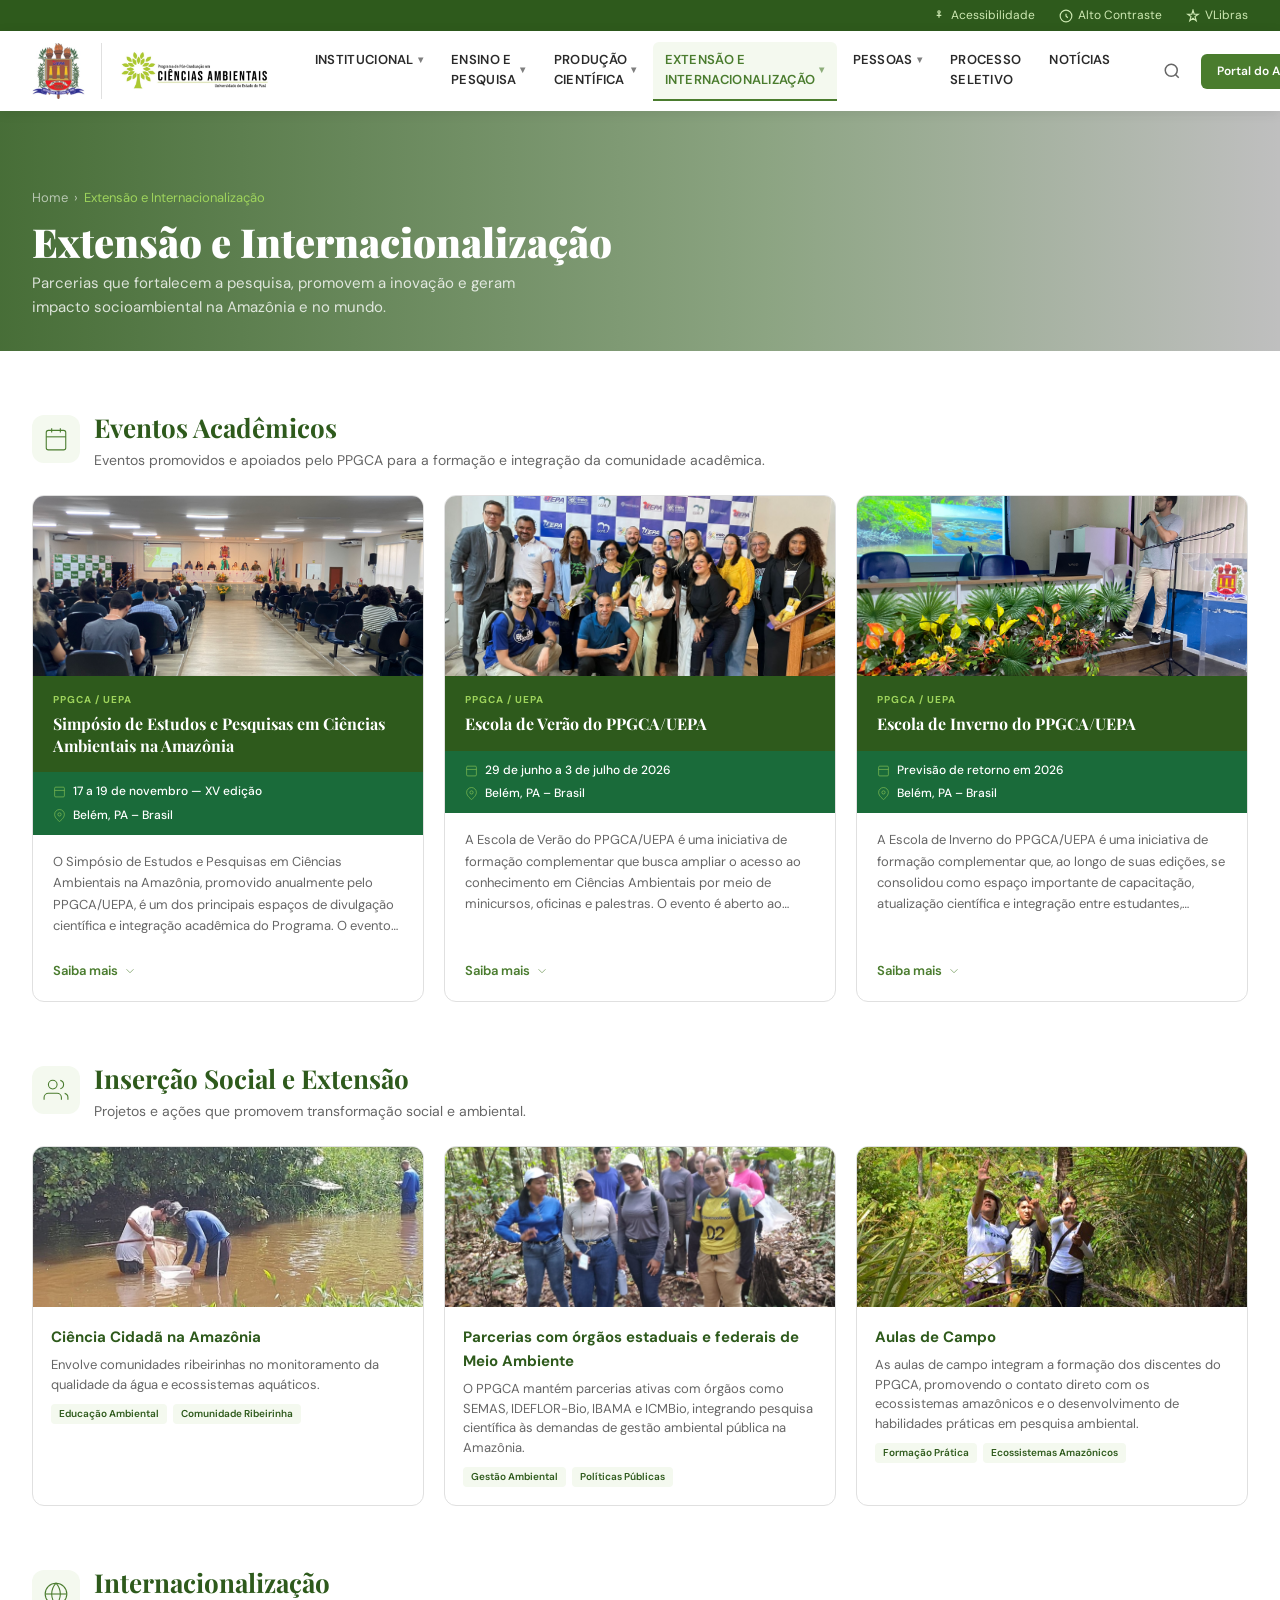
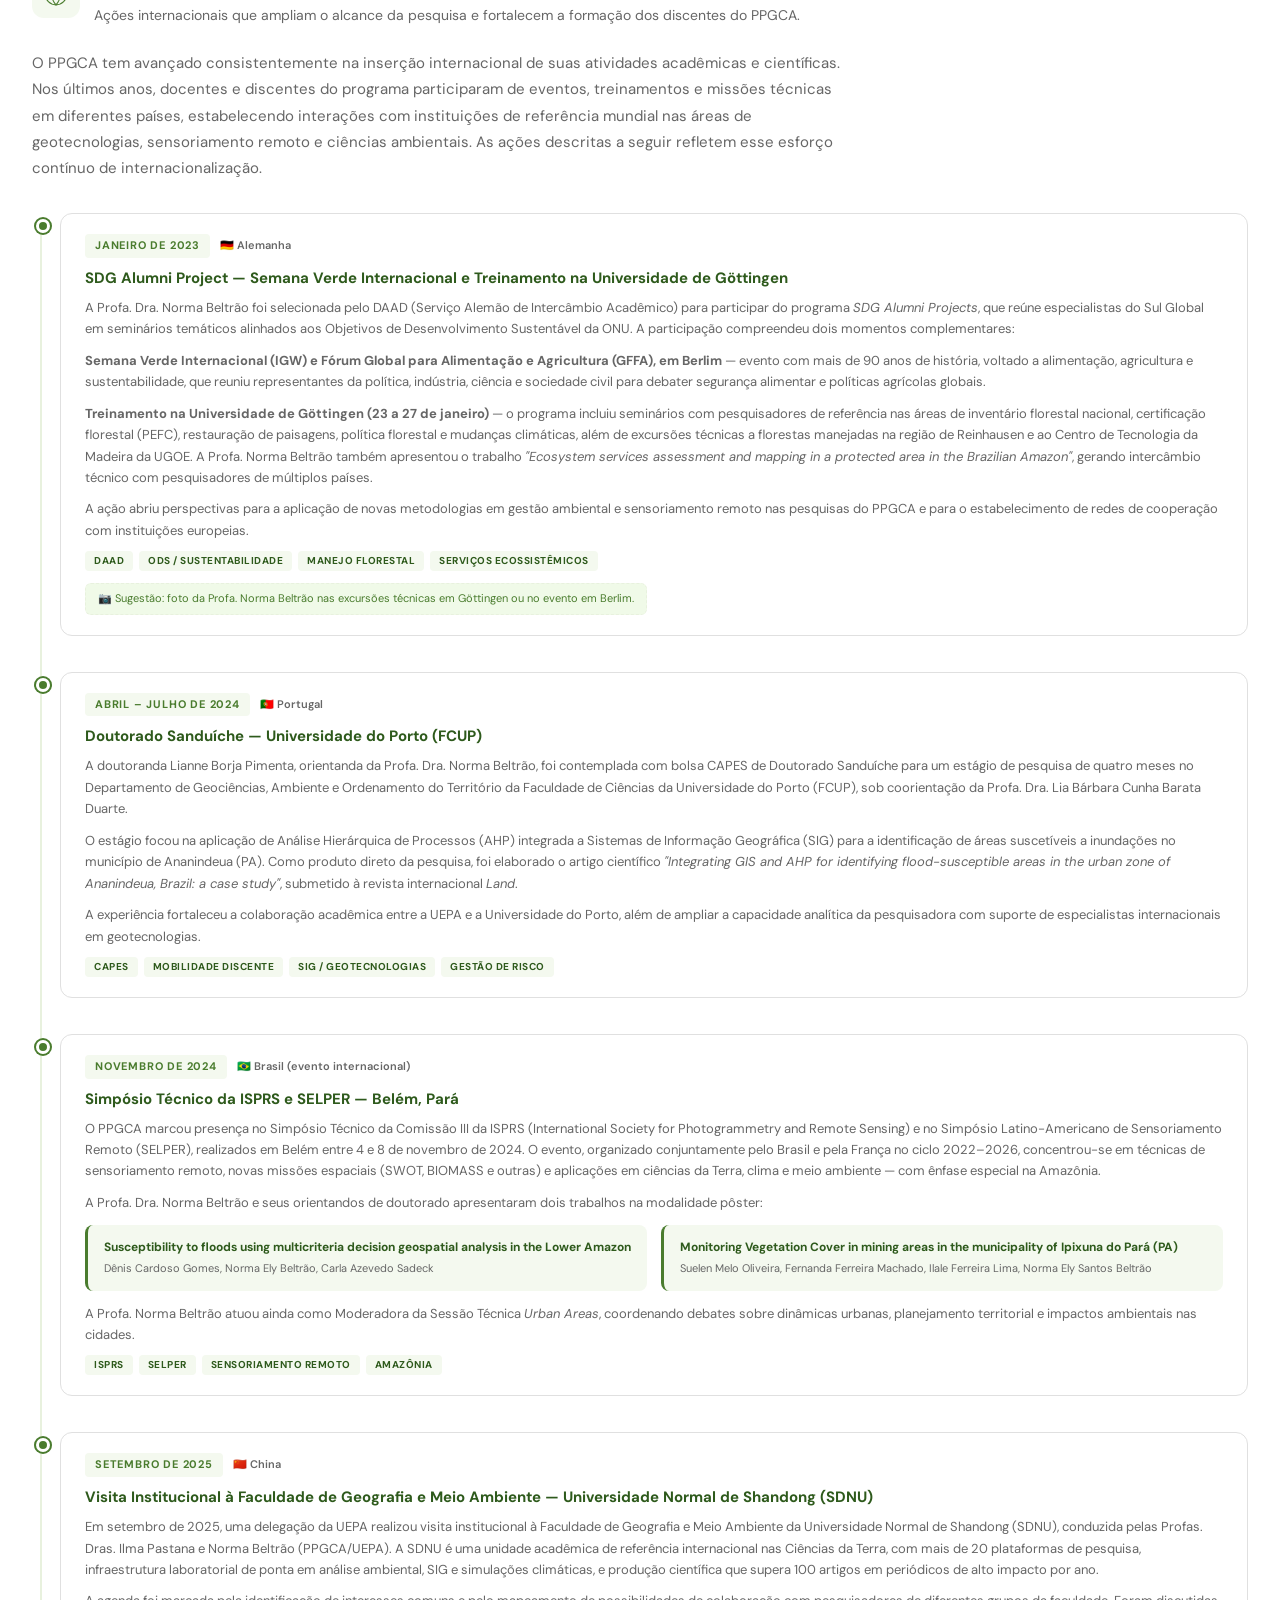
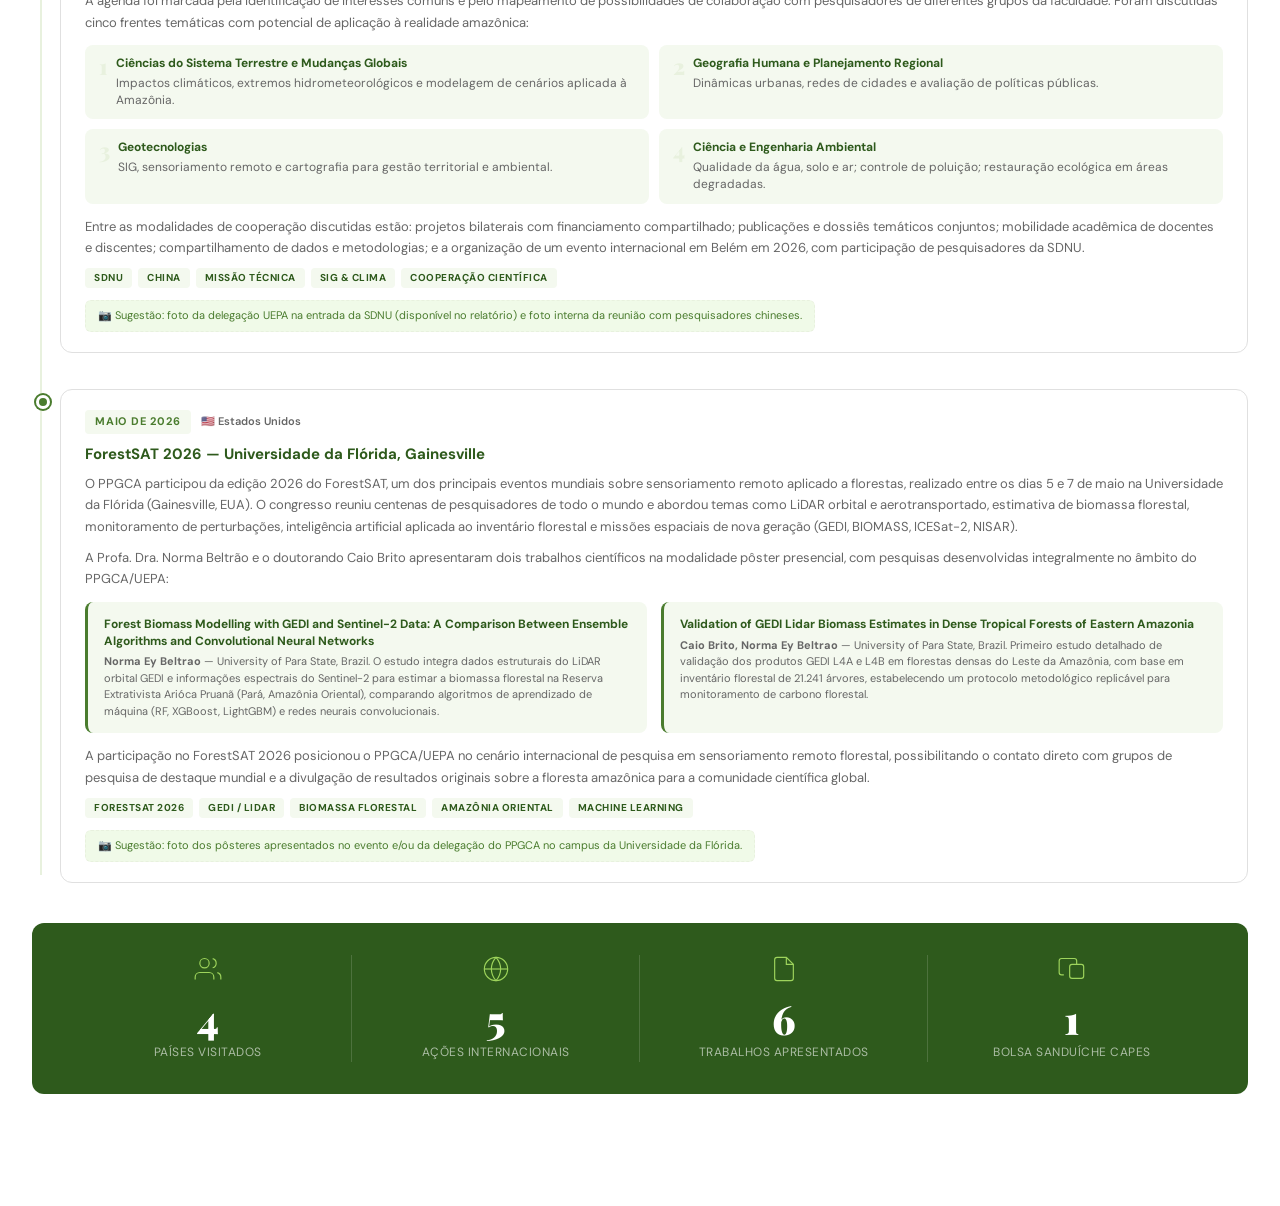
<file: cooperacao.html>
<!DOCTYPE html>
<html lang="pt-BR">
<head>
<meta charset="UTF-8">
<meta name="viewport" content="width=device-width, initial-scale=1.0">
<title>Extensão e Internacionalização — PPGCA/UEPA</title>
<link rel="stylesheet" href="ppgca-base.css">
<style>
  /* ─── BARRA DE ACESSIBILIDADE ─── */
  .barra-acessibilidade { background: var(--verde-escuro); color: #cde8b2; font-size: 12px; padding: 6px 0; }
  .barra-acessibilidade .inner { max-width: 1280px; margin: 0 auto; padding: 0 32px; display: flex; justify-content: flex-end; gap: 24px; }
  .barra-acessibilidade a { color: #cde8b2; text-decoration: none; display: flex; align-items: center; gap: 5px; transition: color .2s; }
  .barra-acessibilidade a:hover { color: #fff; }

  /* ─── HEADER ─── */
  header { background: var(--branco); box-shadow: 0 2px 12px rgba(0,0,0,0.08); position: sticky; top: 0; z-index: 100; }
  .header-inner { max-width: 1280px; margin: 0 auto; padding: 0 32px; display: flex; align-items: center; gap: 32px; height: 80px; }
  .logo-wrap { display: flex; align-items: center; gap: 16px; text-decoration: none; flex-shrink: 0; }
  .logo-uepa { height: 56px; width: auto; object-fit: contain; border-right: 1px solid var(--borda); padding-right: 16px; }
  .logo-ppgca { height: 48px; width: auto; object-fit: contain; }
  nav { flex: 1; display: flex; justify-content: center; }
  nav ul { list-style: none; display: flex; gap: 4px; }
  nav ul li { position: relative; }
  nav ul li a { display: flex; align-items: center; gap: 4px; font-size: 13px; font-weight: 600; letter-spacing: .3px; color: var(--cinza-texto); text-decoration: none; padding: 8px 12px; border-radius: 6px; transition: background .2s, color .2s; text-transform: uppercase; }
  nav ul li a:hover, nav ul li a.ativo { background: var(--fundo-alt); color: var(--verde); }
  nav ul li a .chevron { font-size: 10px; opacity: .6; }
  .dropdown { position: relative; }
  .dropdown-menu { display: none; position: absolute; top: calc(100% + 8px); left: 0; background: var(--branco); border-radius: 10px; box-shadow: 0 8px 32px rgba(0,0,0,0.14); min-width: 220px; padding: 8px 0; z-index: 200; }
  .dropdown:hover .dropdown-menu { display: block; }
  .dropdown-menu a { display: block; padding: 10px 20px; font-size: 13px; font-weight: 400; text-transform: none; color: var(--cinza-texto); text-decoration: none; border-radius: 0; letter-spacing: 0; transition: background .15s, color .15s; }
  .dropdown-menu a:hover { background: var(--fundo-alt); color: var(--verde); }
  .header-actions { display: flex; align-items: center; gap: 12px; }
  .btn-busca { background: none; border: none; cursor: pointer; padding: 8px; color: var(--cinza-medio); border-radius: 6px; transition: background .2s; display: flex; align-items: center; }
  .btn-busca:hover { background: var(--fundo-alt); color: var(--verde); }
  .btn-area-aluno { background: var(--verde); color: #fff; font-size: 12px; font-weight: 600; padding: 8px 16px; border-radius: 6px; text-decoration: none; border: none; cursor: pointer; transition: background .2s; white-space: nowrap; }
  .btn-area-aluno:hover { background: var(--verde-escuro); }

  .secao { margin-bottom: 56px; }
  .secao-header { display: flex; align-items: center; gap: 14px; margin-bottom: 24px; }
  .secao-header-icon { width: 48px; height: 48px; background: var(--fundo-alt); border-radius: 12px; display: flex; align-items: center; justify-content: center; flex-shrink: 0; }
  .secao-header-icon svg { width: 26px; height: 26px; stroke: var(--verde); fill: none; }
  .secao-header-texto h2 { font-family: 'Playfair Display', serif; font-size: 26px; font-weight: 700; color: var(--verde-escuro); }
  .secao-header-texto p { font-size: 14px; color: var(--cinza-medio); }

  /* ── EVENTOS ACADÊMICOS ─────────────────────────────── */
  .eventos-grid { display: grid; grid-template-columns: repeat(3, 1fr); gap: 20px; }

  .evento-card {
    border-radius: 12px; overflow: hidden;
    border: 1px solid var(--borda);
    display: flex; flex-direction: column;
    transition: box-shadow .2s, border-color .2s;
    background: var(--branco);
  }
  .evento-card:hover { box-shadow: var(--sombra); border-color: var(--verde-claro); }

  /* Imagem de capa */
  .evento-card-img {
    height: 180px; overflow: hidden; position: relative; flex-shrink: 0;
  }
  .evento-card-img img {
    width: 100%; height: 100%; object-fit: cover;
    transition: transform .4s;
    display: block;
  }
  .evento-card:hover .evento-card-img img { transform: scale(1.04); }

  /* Cabeçalho (sigla + título) sobre fundo verde-escuro */
  .evento-card-header { background: var(--verde-escuro); padding: 16px 20px; }
  .evento-card-header .sigla {
    font-size: 10px; color: #9ed45c; font-weight: 700;
    letter-spacing: 1px; text-transform: uppercase; margin-bottom: 5px;
  }
  .evento-card-header h3 {
    font-family: 'Playfair Display', serif; font-size: 16px;
    font-weight: 700; color: #fff; line-height: 1.35; margin: 0;
  }

  /* Faixa de data/local — verde institucional legível */
  .evento-card-meta {
    background: #1a6b3a;          /* verde institucional sólido */
    padding: 10px 20px;
    display: flex; flex-direction: column; gap: 4px;
  }
  .evento-card-meta span {
    display: flex; align-items: center; gap: 7px;
    font-size: 12px; color: #fff; font-weight: 500;
  }
  .evento-card-meta svg { width: 13px; height: 13px; stroke: #9ed45c; fill: none; flex-shrink: 0; }

  /* Corpo com texto truncado */
  .evento-card-body { padding: 16px 20px; flex: 1; }
  .evento-card-resumo {
    font-size: 13px; color: var(--cinza-medio); line-height: 1.65;
    display: -webkit-box; -webkit-line-clamp: 4; -webkit-box-orient: vertical;
    overflow: hidden;
  }

  /* Texto completo oculto por padrão */
  .evento-card-full {
    font-size: 13px; color: var(--cinza-medio); line-height: 1.65;
    display: none; margin-top: 10px;
  }
  .evento-card-full p { margin-bottom: 10px; }
  .evento-card-full p:last-child { margin-bottom: 0; }

  /* Rodapé com link "Saiba mais" */
  .evento-card-footer { padding: 0 20px 18px; }
  .evento-saiba-mais {
    display: inline-flex; align-items: center; gap: 5px;
    font-size: 13px; font-weight: 600; color: var(--verde);
    text-decoration: none; margin-top: 10px;
    transition: color .15s;
    background: none; border: none; cursor: pointer; padding: 0;
    font-family: inherit;
  }
  .evento-saiba-mais:hover { color: var(--verde-escuro); }
  .evento-saiba-mais svg { width: 14px; height: 14px; stroke: currentColor; fill: none; transition: transform .2s; }
  .evento-saiba-mais.aberto svg { transform: rotate(180deg); }

  /* ── EXTENSÃO ────────────────────────────────────────── */
  .extensao-cards { display: grid; grid-template-columns: repeat(3, 1fr); gap: 20px; }
  .extensao-card { border-radius: 12px; overflow: hidden; border: 1px solid var(--borda); transition: box-shadow .2s; }
  .extensao-card:hover { box-shadow: var(--sombra); }
  .extensao-img { height: 160px; overflow: hidden; }
  .extensao-img img { width: 100%; height: 100%; object-fit: cover; transition: transform .4s; }
  .extensao-card:hover .extensao-img img { transform: scale(1.05); }
  .extensao-body { padding: 18px; }
  .extensao-body h3 { font-size: 15px; font-weight: 700; color: var(--verde-escuro); margin-bottom: 6px; }
  .extensao-body p { font-size: 13px; color: var(--cinza-medio); line-height: 1.5; margin-bottom: 10px; }
  .extensao-tags { display: flex; gap: 6px; flex-wrap: wrap; }
  .ext-tag { font-size: 10px; font-weight: 600; padding: 2px 8px; border-radius: 4px; background: var(--fundo-alt); color: var(--verde-escuro); }

  /* ── CONTADORES ──────────────────────────────────────── */
  .stats-banner { background: var(--verde-escuro); border-radius: 12px; padding: 32px; display: grid; grid-template-columns: repeat(4, 1fr); gap: 0; margin-top: 40px; }
  .stat-banner-item { text-align: center; padding: 0 20px; border-right: 1px solid rgba(255,255,255,.15); }
  .stat-banner-item:last-child { border-right: none; }
  .stat-banner-item svg { width: 28px; height: 28px; stroke: #9ed45c; fill: none; margin-bottom: 8px; }
  .stat-banner-item .n { font-family: 'Playfair Display', serif; font-size: 40px; font-weight: 900; color: #fff; line-height: 1; }
  .stat-banner-item .l { font-size: 12px; color: rgba(255,255,255,.6); margin-top: 4px; text-transform: uppercase; letter-spacing: .5px; }

  /* ── INTERNACIONALIZAÇÃO ─────────────────────────────── */
  .int-intro { font-size: 15px; color: var(--cinza-medio); line-height: 1.75; margin-bottom: 32px; max-width: 820px; }
  .timeline { position: relative; padding-left: 28px; }
  .timeline::before { content: ''; position: absolute; left: 8px; top: 8px; bottom: 8px; width: 2px; background: var(--verde-claro); }
  .tl-item { position: relative; margin-bottom: 36px; }
  .tl-dot { position: absolute; left: -24px; top: 6px; width: 14px; height: 14px; border-radius: 50%; background: var(--verde); border: 3px solid var(--branco); box-shadow: 0 0 0 2px var(--verde); }
  .tl-card { background: var(--branco); border: 1px solid var(--borda); border-radius: 12px; padding: 20px 24px; transition: box-shadow .2s, border-color .2s; }
  .tl-card:hover { box-shadow: var(--sombra); border-color: var(--verde-claro); }
  .tl-meta { display: flex; align-items: center; gap: 10px; margin-bottom: 10px; flex-wrap: wrap; }
  .tl-date { font-size: 11px; font-weight: 700; letter-spacing: .8px; text-transform: uppercase; color: var(--verde); background: var(--fundo-alt); padding: 3px 10px; border-radius: 4px; }
  .tl-pais { font-size: 11px; color: var(--cinza-medio); font-weight: 600; }
  .tl-card h3 { font-size: 15px; font-weight: 700; color: var(--verde-escuro); margin-bottom: 8px; line-height: 1.4; }
  .tl-card p { font-size: 13px; color: var(--cinza-medio); line-height: 1.65; margin-bottom: 10px; }
  .tl-destaques { display: flex; gap: 6px; flex-wrap: wrap; }
  .tl-tag { font-size: 10px; font-weight: 700; padding: 2px 9px; border-radius: 4px; background: var(--fundo-alt); color: var(--verde-escuro); text-transform: uppercase; letter-spacing: .5px; }
  .tl-foto-hint { font-size: 11px; color: var(--verde); background: #f0fae8; border: 1px dashed var(--verde-claro); border-radius: 6px; padding: 6px 12px; margin-top: 12px; display: inline-block; }
  .poster-grid { display: grid; grid-template-columns: 1fr 1fr; gap: 14px; margin-top: 12px; }
  .poster-item { background: var(--fundo-alt); border-radius: 8px; padding: 14px 16px; border-left: 3px solid var(--verde); }
  .poster-item h4 { font-size: 12px; font-weight: 700; color: var(--verde-escuro); margin-bottom: 4px; line-height: 1.4; }
  .poster-item p { font-size: 11px; color: var(--cinza-medio); line-height: 1.5; margin: 0; }
  .sdnu-eixos { display: grid; grid-template-columns: 1fr 1fr; gap: 10px; margin-top: 12px; }
  .eixo-item { background: var(--fundo-alt); border-radius: 8px; padding: 10px 14px; display: flex; align-items: flex-start; gap: 8px; }
  .eixo-n { font-family: 'Playfair Display', serif; font-size: 22px; font-weight: 900; color: var(--verde-claro); line-height: 1; flex-shrink: 0; }
  .eixo-item p { font-size: 12px; color: var(--cinza-medio); line-height: 1.45; margin: 0; }
  .eixo-item strong { color: var(--verde-escuro); display: block; margin-bottom: 2px; }

  /* ─── FOOTER ─── */
  footer { background: var(--verde-escuro); color: rgba(255,255,255,.8); }
  .footer-top { max-width: 1280px; margin: 0 auto; padding: 56px 32px 40px; display: grid; grid-template-columns: 2fr 1fr 1fr 1fr; gap: 48px; }
  .footer-brand p { font-size: 13px; color: rgba(255,255,255,.55); line-height: 1.7; margin-bottom: 20px; }
  .footer-social { display: flex; gap: 10px; }
  .footer-social a { width: 36px; height: 36px; border-radius: 8px; border: 1px solid rgba(255,255,255,.2); display: flex; align-items: center; justify-content: center; color: rgba(255,255,255,.7); text-decoration: none; font-size: 14px; transition: background .2s, border-color .2s, color .2s; }
  .footer-social a:hover { background: var(--verde); border-color: var(--verde); color: #fff; }
  .footer-col h4 { font-size: 11px; font-weight: 700; text-transform: uppercase; letter-spacing: 1px; color: #9ed45c; margin-bottom: 16px; }
  .footer-col ul { list-style: none; }
  .footer-col ul li { margin-bottom: 10px; }
  .footer-col ul li a { color: rgba(255,255,255,.65); text-decoration: none; font-size: 13px; transition: color .2s; }
  .footer-col ul li a:hover { color: #fff; }
  .footer-col .info-item { display: flex; gap: 10px; align-items: flex-start; margin-bottom: 12px; font-size: 13px; color: rgba(255,255,255,.65); }
  .footer-col .info-item svg { width: 16px; height: 16px; stroke: #9ed45c; fill: none; flex-shrink: 0; margin-top: 2px; }
  .footer-bottom { border-top: 1px solid rgba(255,255,255,.1); max-width: 1280px; margin: 0 auto; padding: 20px 32px; display: flex; justify-content: space-between; align-items: center; font-size: 12px; color: rgba(255,255,255,.4); }
  .footer-bottom-links { display: flex; gap: 20px; }
  .footer-bottom-links a { color: rgba(255,255,255,.4); text-decoration: none; transition: color .2s; }
  .footer-bottom-links a:hover { color: rgba(255,255,255,.8); }
</style>
</head>
<body>
<!-- BARRA DE ACESSIBILIDADE -->
<div class="barra-acessibilidade">
  <div class="inner">
    <a href="#">
      <svg width="14" height="14" viewBox="0 0 24 24" fill="none" stroke="currentColor" stroke-width="2"><circle cx="12" cy="5" r="2"/><path d="M12 7v8m-4-4h8"/></svg>
      Acessibilidade
    </a>
    <a href="#">
      <svg width="14" height="14" viewBox="0 0 24 24" fill="none" stroke="currentColor" stroke-width="2"><circle cx="12" cy="12" r="10"/><path d="M12 8v4l3 3"/></svg>
      Alto Contraste
    </a>
    <a href="#">
      <svg width="14" height="14" viewBox="0 0 24 24" fill="none" stroke="currentColor" stroke-width="2"><path d="M12 2l2 7h7l-5.5 4 2 7L12 16l-5.5 4 2-7L3 9h7z"/></svg>
      VLibras
    </a>
  </div>
</div>

<!-- HEADER -->
<header>
  <div class="header-inner">
    <a href="index.html" class="logo-wrap">
      <img src="logo_UEPA.jpg" alt="Brasão da UEPA" class="logo-uepa">
      <img src="Logo_ciencias_ambientais.jpg" alt="PPGCA — Programa de Pós-Graduação em Ciências Ambientais / UEPA" class="logo-ppgca">
    </a>

    <nav>
      <ul>
        <li class="dropdown">
          <a href="index.html">Institucional <span class="chevron">▾</span></a>
          <div class="dropdown-menu">
            <a href="#">Apresentação</a>
            <a href="#">Histórico</a>
            <a href="#">Missão, Visão e Valores</a>
            <a href="#">Coordenação e Colegiado</a>
            <a href="#">Regimento e Normas</a>
            <a href="#">Calendário Acadêmico</a>
            <a href="#">Transparência</a>
          </div>
        </li>
        <li class="dropdown">
          <a href="ensino-pesquisa.html">Ensino e Pesquisa <span class="chevron">▾</span></a>
          <div class="dropdown-menu">
            <a href="ensino-pesquisa.html#estrutura">Estrutura Acadêmica</a>
            <a href="pesquisa.html">Linhas de Pesquisa</a>
            <a href="ensino-pesquisa.html#disciplinas">Disciplinas</a>
            <a href="projetos.html">Projetos de Pesquisa</a>
            <a href="infraestrutura.html">Infraestrutura e Laboratórios</a>
          </div>
        </li>
        <li class="dropdown">
          <a href="producao.html">Produção Científica <span class="chevron">▾</span></a>
          <div class="dropdown-menu">
            <a href="producao.html">Artigos e Periódicos</a>
            <a href="producao.html#dissertacoes">Dissertações e Teses</a>
            <a href="producao.html#livros">Livros e Capítulos</a>
            <a href="producao.html#indicadores">Indicadores Bibliométricos</a>
          </div>
        </li>
        <li class="dropdown">
          <a href="cooperacao.html" class="ativo">Extensão e Internacionalização <span class="chevron">▾</span></a>
          <div class="dropdown-menu">
            <a href="cooperacao.html#eventos">Eventos Acadêmicos</a>
            <a href="cooperacao.html#extensao">Inserção Social e Extensão</a>
            <a href="cooperacao.html#internacional">Internacionalização</a>
          </div>
        </li>
        <li class="dropdown">
          <a href="docentes.html">Pessoas <span class="chevron">▾</span></a>
          <div class="dropdown-menu">
            <a href="docentes.html">Corpo Docente</a>
            <a href="discentes.html">Discentes</a>
            <a href="discentes.html#egressos">Egressos</a>
          </div>
        </li>
        <li><a href="seletivo.html">Processo Seletivo</a></li>
        <li><a href="noticias.html">Notícias</a></li>
      </ul>
    </nav>

    <div class="header-actions">
      <button class="btn-busca" title="Buscar">
        <svg width="18" height="18" viewBox="0 0 24 24" fill="none" stroke="currentColor" stroke-width="2"><circle cx="11" cy="11" r="8"/><path d="M21 21l-4.35-4.35"/></svg>
      </button>
      <a href="#" class="btn-area-aluno">Portal do Aluno</a>
    </div>
  </div>
</header>

<div class="page-hero">
  <div class="page-hero-bg" style="background-image: url('https://images.unsplash.com/photo-1531379410502-63bfe8cdaf6f?w=1600&q=80');"></div>
  <div class="page-hero-overlay"></div>
  <div class="page-hero-content">
    <div>
      <div class="breadcrumb"><a href="index.html">Home</a> › <span>Extensão e Internacionalização</span></div>
      <h1>Extensão e Internacionalização</h1>
      <p>Parcerias que fortalecem a pesquisa, promovem a inovação e geram impacto socioambiental na Amazônia e no mundo.</p>
    </div>
  </div>
</div>

<div class="container">
  <div class="layout-full">

    <!-- ══════════════════════════════════════════════════
         1. EVENTOS ACADÊMICOS
    ═══════════════════════════════════════════════════ -->
    <div class="secao" id="eventos">
      <div class="secao-header">
        <div class="secao-header-icon"><svg viewBox="0 0 24 24"><rect x="3" y="4" width="18" height="18" rx="2"/><line x1="16" y1="2" x2="16" y2="6"/><line x1="8" y1="2" x2="8" y2="6"/><line x1="3" y1="10" x2="21" y2="10"/></svg></div>
        <div class="secao-header-texto">
          <h2>Eventos Acadêmicos</h2>
          <p>Eventos promovidos e apoiados pelo PPGCA para a formação e integração da comunidade acadêmica.</p>
        </div>
      </div>

      <div class="eventos-grid">

        <!-- Simpósio -->
        <div class="evento-card">
          <div class="evento-card-img">
            <img src="foto_1.jpg" alt="Simpósio de Estudos e Pesquisas em Ciências Ambientais na Amazônia">
          </div>
          <div class="evento-card-header">
            <div class="sigla">PPGCA / UEPA</div>
            <h3>Simpósio de Estudos e Pesquisas em Ciências Ambientais na Amazônia</h3>
          </div>
          <div class="evento-card-meta">
            <span>
              <svg viewBox="0 0 24 24"><rect x="3" y="4" width="18" height="18" rx="2"/><line x1="3" y1="10" x2="21" y2="10"/></svg>
              17 a 19 de novembro — XV edição
            </span>
            <span>
              <svg viewBox="0 0 24 24"><path d="M21 10c0 7-9 13-9 13s-9-6-9-13a9 9 0 0118 0z"/><circle cx="12" cy="10" r="3"/></svg>
              Belém, PA – Brasil
            </span>
          </div>
          <div class="evento-card-body">
            <p class="evento-card-resumo">O Simpósio de Estudos e Pesquisas em Ciências Ambientais na Amazônia, promovido anualmente pelo PPGCA/UEPA, é um dos principais espaços de divulgação científica e integração acadêmica do Programa. O evento reúne pesquisadores, docentes, discentes e profissionais que atuam em diferentes áreas das Ciências Ambientais.</p>
            <div class="evento-card-full">
              <p>Ao longo de suas edições, o Simpósio tem contribuído para ampliar a visibilidade das investigações desenvolvidas no PPGCA, promover a troca de experiências entre grupos de pesquisa e incentivar a formação crítica e qualificada de mestrandos e doutorandos. A programação costuma incluir palestras, mesas-redondas, minicursos e sessões de apresentação de trabalhos, consolidando o evento como um momento estratégico para o avanço da produção científica na região.</p>
            </div>
          </div>
          <div class="evento-card-footer">
            <button class="evento-saiba-mais" onclick="toggleEvento(this)">
              Saiba mais
              <svg viewBox="0 0 24 24"><polyline points="6 9 12 15 18 9"/></svg>
            </button>
          </div>
        </div>

        <!-- Escola de Verão -->
        <div class="evento-card">
          <div class="evento-card-img">
            <img src="foto_2.jpg" alt="Escola de Verão do PPGCA/UEPA">
          </div>
          <div class="evento-card-header">
            <div class="sigla">PPGCA / UEPA</div>
            <h3>Escola de Verão do PPGCA/UEPA</h3>
          </div>
          <div class="evento-card-meta">
            <span>
              <svg viewBox="0 0 24 24"><rect x="3" y="4" width="18" height="18" rx="2"/><line x1="3" y1="10" x2="21" y2="10"/></svg>
              29 de junho a 3 de julho de 2026
            </span>
            <span>
              <svg viewBox="0 0 24 24"><path d="M21 10c0 7-9 13-9 13s-9-6-9-13a9 9 0 0118 0z"/><circle cx="12" cy="10" r="3"/></svg>
              Belém, PA – Brasil
            </span>
          </div>
          <div class="evento-card-body">
            <p class="evento-card-resumo">A Escola de Verão do PPGCA/UEPA é uma iniciativa de formação complementar que busca ampliar o acesso ao conhecimento em Ciências Ambientais por meio de minicursos, oficinas e palestras. O evento é aberto ao público interno e externo à Universidade.</p>
            <div class="evento-card-full">
              <p>As edições anteriores têm se caracterizado por sua abordagem multidisciplinar, com atividades que vão desde elaboração de projetos de pesquisa e introdução a ferramentas de geotecnologia até discussões sobre políticas ambientais e sustentabilidade. A VIII edição, realizada em 2025, consolidou o evento como um dos principais espaços de formação continuada do Programa, integrando a III Escola de Meio Ambiente e Sustentabilidade. A programação da próxima edição será divulgada em breve.</p>
            </div>
          </div>
          <div class="evento-card-footer">
            <button class="evento-saiba-mais" onclick="toggleEvento(this)">
              Saiba mais
              <svg viewBox="0 0 24 24"><polyline points="6 9 12 15 18 9"/></svg>
            </button>
          </div>
        </div>

        <!-- Escola de Inverno -->
        <div class="evento-card">
          <div class="evento-card-img">
            <img src="foto_3.jpg" alt="Escola de Inverno do PPGCA/UEPA">
          </div>
          <div class="evento-card-header">
            <div class="sigla">PPGCA / UEPA</div>
            <h3>Escola de Inverno do PPGCA/UEPA</h3>
          </div>
          <div class="evento-card-meta">
            <span>
              <svg viewBox="0 0 24 24"><rect x="3" y="4" width="18" height="18" rx="2"/><line x1="3" y1="10" x2="21" y2="10"/></svg>
              Previsão de retorno em 2026
            </span>
            <span>
              <svg viewBox="0 0 24 24"><path d="M21 10c0 7-9 13-9 13s-9-6-9-13a9 9 0 0118 0z"/><circle cx="12" cy="10" r="3"/></svg>
              Belém, PA – Brasil
            </span>
          </div>
          <div class="evento-card-body">
            <p class="evento-card-resumo">A Escola de Inverno do PPGCA/UEPA é uma iniciativa de formação complementar que, ao longo de suas edições, se consolidou como espaço importante de capacitação, atualização científica e integração entre estudantes, pesquisadores e profissionais das Ciências Ambientais.</p>
            <div class="evento-card-full">
              <p>Realizada tradicionalmente em janeiro, a Escola oferece minicursos, oficinas e palestras sobre temas diversos e interdisciplinares, fortalecendo a missão do Programa de promover a difusão do conhecimento e o diálogo com a sociedade. A última edição ocorreu em 2020. A previsão é de que a Escola de Inverno retorne em 2026, retomando seu papel como um dos principais eventos de formação continuada do Programa.</p>
            </div>
          </div>
          <div class="evento-card-footer">
            <button class="evento-saiba-mais" onclick="toggleEvento(this)">
              Saiba mais
              <svg viewBox="0 0 24 24"><polyline points="6 9 12 15 18 9"/></svg>
            </button>
          </div>
        </div>

      </div><!-- /eventos-grid -->
    </div>

    <!-- ══════════════════════════════════════════════════
         2. INSERÇÃO SOCIAL
    ═══════════════════════════════════════════════════ -->
    <div class="secao" id="extensao">
      <div class="secao-header">
        <div class="secao-header-icon"><svg viewBox="0 0 24 24"><path d="M17 21v-2a4 4 0 00-4-4H5a4 4 0 00-4 4v2"/><circle cx="9" cy="7" r="4"/><path d="M23 21v-2a4 4 0 00-3-3.87M16 3.13a4 4 0 010 7.75"/></svg></div>
        <div class="secao-header-texto">
          <h2>Inserção Social e Extensão</h2>
          <p>Projetos e ações que promovem transformação social e ambiental.</p>
        </div>
      </div>
      <div class="extensao-cards">
        <div class="extensao-card">
          <div class="extensao-img"><img src="foto_4.jpg" alt="Ciência Cidadã na Amazônia"></div>
          <div class="extensao-body">
            <h3>Ciência Cidadã na Amazônia</h3>
            <p>Envolve comunidades ribeirinhas no monitoramento da qualidade da água e ecossistemas aquáticos.</p>
            <div class="extensao-tags">
              <span class="ext-tag">Educação Ambiental</span>
              <span class="ext-tag">Comunidade Ribeirinha</span>
            </div>
          </div>
        </div>
        <div class="extensao-card">
          <div class="extensao-img"><img src="foto_5.jpg" alt="Parcerias com órgãos estaduais e federais de Meio Ambiente"></div>
          <div class="extensao-body">
            <h3>Parcerias com órgãos estaduais e federais de Meio Ambiente</h3>
            <p>O PPGCA mantém parcerias ativas com órgãos como SEMAS, IDEFLOR-Bio, IBAMA e ICMBio, integrando pesquisa científica às demandas de gestão ambiental pública na Amazônia.</p>
            <div class="extensao-tags">
              <span class="ext-tag">Gestão Ambiental</span>
              <span class="ext-tag">Políticas Públicas</span>
            </div>
          </div>
        </div>
        <div class="extensao-card">
          <div class="extensao-img"><img src="foto_6.jpg" alt="Aulas de campo do PPGCA/UEPA"></div>
          <div class="extensao-body">
            <h3>Aulas de Campo</h3>
            <p>As aulas de campo integram a formação dos discentes do PPGCA, promovendo o contato direto com os ecossistemas amazônicos e o desenvolvimento de habilidades práticas em pesquisa ambiental.</p>
            <div class="extensao-tags">
              <span class="ext-tag">Formação Prática</span>
              <span class="ext-tag">Ecossistemas Amazônicos</span>
            </div>
          </div>
        </div>
      </div>
    </div>

    <!-- ══════════════════════════════════════════════════
         3. INTERNACIONALIZAÇÃO
    ═══════════════════════════════════════════════════ -->
    <div class="secao" id="internacional">
      <div class="secao-header">
        <div class="secao-header-icon"><svg viewBox="0 0 24 24"><circle cx="12" cy="12" r="10"/><line x1="2" y1="12" x2="22" y2="12"/><path d="M12 2a15.3 15.3 0 014 10 15.3 15.3 0 01-4 10 15.3 15.3 0 01-4-10 15.3 15.3 0 014-10z"/></svg></div>
        <div class="secao-header-texto">
          <h2>Internacionalização</h2>
          <p>Ações internacionais que ampliam o alcance da pesquisa e fortalecem a formação dos discentes do PPGCA.</p>
        </div>
      </div>

      <p class="int-intro">O PPGCA tem avançado consistentemente na inserção internacional de suas atividades acadêmicas e científicas. Nos últimos anos, docentes e discentes do programa participaram de eventos, treinamentos e missões técnicas em diferentes países, estabelecendo interações com instituições de referência mundial nas áreas de geotecnologias, sensoriamento remoto e ciências ambientais. As ações descritas a seguir refletem esse esforço contínuo de internacionalização.</p>

      <div class="timeline">

        <!-- 1. Berlim / Göttingen 2023 -->
        <div class="tl-item">
          <div class="tl-dot"></div>
          <div class="tl-card">
            <div class="tl-meta">
              <span class="tl-date">Janeiro de 2023</span>
              <span class="tl-pais">🇩🇪 Alemanha</span>
            </div>
            <h3>SDG Alumni Project — Semana Verde Internacional e Treinamento na Universidade de Göttingen</h3>
            <p>A Profa. Dra. Norma Beltrão foi selecionada pelo DAAD (Serviço Alemão de Intercâmbio Acadêmico) para participar do programa <em>SDG Alumni Projects</em>, que reúne especialistas do Sul Global em seminários temáticos alinhados aos Objetivos de Desenvolvimento Sustentável da ONU. A participação compreendeu dois momentos complementares:</p>
            <p><strong>Semana Verde Internacional (IGW) e Fórum Global para Alimentação e Agricultura (GFFA), em Berlim</strong> — evento com mais de 90 anos de história, voltado a alimentação, agricultura e sustentabilidade, que reuniu representantes da política, indústria, ciência e sociedade civil para debater segurança alimentar e políticas agrícolas globais.</p>
            <p><strong>Treinamento na Universidade de Göttingen (23 a 27 de janeiro)</strong> — o programa incluiu seminários com pesquisadores de referência nas áreas de inventário florestal nacional, certificação florestal (PEFC), restauração de paisagens, política florestal e mudanças climáticas, além de excursões técnicas a florestas manejadas na região de Reinhausen e ao Centro de Tecnologia da Madeira da UGOE. A Profa. Norma Beltrão também apresentou o trabalho <em>"Ecosystem services assessment and mapping in a protected area in the Brazilian Amazon"</em>, gerando intercâmbio técnico com pesquisadores de múltiplos países.</p>
            <p>A ação abriu perspectivas para a aplicação de novas metodologias em gestão ambiental e sensoriamento remoto nas pesquisas do PPGCA e para o estabelecimento de redes de cooperação com instituições europeias.</p>
            <div class="tl-destaques">
              <span class="tl-tag">DAAD</span>
              <span class="tl-tag">ODS / Sustentabilidade</span>
              <span class="tl-tag">Manejo Florestal</span>
              <span class="tl-tag">Serviços Ecossistêmicos</span>
            </div>
            <div class="tl-foto-hint">📷 Sugestão: foto da Profa. Norma Beltrão nas excursões técnicas em Göttingen ou no evento em Berlim.</div>
          </div>
        </div>

        <!-- 2. Doutorado Sanduíche Porto 2024 -->
        <div class="tl-item">
          <div class="tl-dot"></div>
          <div class="tl-card">
            <div class="tl-meta">
              <span class="tl-date">Abril – Julho de 2024</span>
              <span class="tl-pais">🇵🇹 Portugal</span>
            </div>
            <h3>Doutorado Sanduíche — Universidade do Porto (FCUP)</h3>
            <p>A doutoranda Lianne Borja Pimenta, orientanda da Profa. Dra. Norma Beltrão, foi contemplada com bolsa CAPES de Doutorado Sanduíche para um estágio de pesquisa de quatro meses no Departamento de Geociências, Ambiente e Ordenamento do Território da Faculdade de Ciências da Universidade do Porto (FCUP), sob coorientação da Profa. Dra. Lia Bárbara Cunha Barata Duarte.</p>
            <p>O estágio focou na aplicação de Análise Hierárquica de Processos (AHP) integrada a Sistemas de Informação Geográfica (SIG) para a identificação de áreas suscetíveis a inundações no município de Ananindeua (PA). Como produto direto da pesquisa, foi elaborado o artigo científico <em>"Integrating GIS and AHP for identifying flood-susceptible areas in the urban zone of Ananindeua, Brazil: a case study"</em>, submetido à revista internacional <em>Land</em>.</p>
            <p>A experiência fortaleceu a colaboração acadêmica entre a UEPA e a Universidade do Porto, além de ampliar a capacidade analítica da pesquisadora com suporte de especialistas internacionais em geotecnologias.</p>
            <div class="tl-destaques">
              <span class="tl-tag">CAPES</span>
              <span class="tl-tag">Mobilidade Discente</span>
              <span class="tl-tag">SIG / Geotecnologias</span>
              <span class="tl-tag">Gestão de Risco</span>
            </div>
          </div>
        </div>

        <!-- 3. ISPRS / SELPER 2024 -->
        <div class="tl-item">
          <div class="tl-dot"></div>
          <div class="tl-card">
            <div class="tl-meta">
              <span class="tl-date">Novembro de 2024</span>
              <span class="tl-pais">🇧🇷 Brasil (evento internacional)</span>
            </div>
            <h3>Simpósio Técnico da ISPRS e SELPER — Belém, Pará</h3>
            <p>O PPGCA marcou presença no Simpósio Técnico da Comissão III da ISPRS (International Society for Photogrammetry and Remote Sensing) e no Simpósio Latino-Americano de Sensoriamento Remoto (SELPER), realizados em Belém entre 4 e 8 de novembro de 2024. O evento, organizado conjuntamente pelo Brasil e pela França no ciclo 2022–2026, concentrou-se em técnicas de sensoriamento remoto, novas missões espaciais (SWOT, BIOMASS e outras) e aplicações em ciências da Terra, clima e meio ambiente — com ênfase especial na Amazônia.</p>
            <p>A Profa. Dra. Norma Beltrão e seus orientandos de doutorado apresentaram dois trabalhos na modalidade pôster:</p>
            <div class="poster-grid">
              <div class="poster-item">
                <h4>Susceptibility to floods using multicriteria decision geospatial analysis in the Lower Amazon</h4>
                <p>Dênis Cardoso Gomes, Norma Ely Beltrão, Carla Azevedo Sadeck</p>
              </div>
              <div class="poster-item">
                <h4>Monitoring Vegetation Cover in mining areas in the municipality of Ipixuna do Pará (PA)</h4>
                <p>Suelen Melo Oliveira, Fernanda Ferreira Machado, Ilale Ferreira Lima, Norma Ely Santos Beltrão</p>
              </div>
            </div>
            <p style="margin-top:12px;">A Profa. Norma Beltrão atuou ainda como Moderadora da Sessão Técnica <em>Urban Areas</em>, coordenando debates sobre dinâmicas urbanas, planejamento territorial e impactos ambientais nas cidades.</p>
            <div class="tl-destaques">
              <span class="tl-tag">ISPRS</span>
              <span class="tl-tag">SELPER</span>
              <span class="tl-tag">Sensoriamento Remoto</span>
              <span class="tl-tag">Amazônia</span>
            </div>
          </div>
        </div>

        <!-- 4. Visita SDNU China 2025 -->
        <div class="tl-item">
          <div class="tl-dot"></div>
          <div class="tl-card">
            <div class="tl-meta">
              <span class="tl-date">Setembro de 2025</span>
              <span class="tl-pais">🇨🇳 China</span>
            </div>
            <h3>Visita Institucional à Faculdade de Geografia e Meio Ambiente — Universidade Normal de Shandong (SDNU)</h3>
            <p>Em setembro de 2025, uma delegação da UEPA realizou visita institucional à Faculdade de Geografia e Meio Ambiente da Universidade Normal de Shandong (SDNU), conduzida pelas Profas. Dras. Ilma Pastana e Norma Beltrão (PPGCA/UEPA). A SDNU é uma unidade acadêmica de referência internacional nas Ciências da Terra, com mais de 20 plataformas de pesquisa, infraestrutura laboratorial de ponta em análise ambiental, SIG e simulações climáticas, e produção científica que supera 100 artigos em periódicos de alto impacto por ano.</p>
            <p>A agenda foi marcada pela identificação de interesses comuns e pelo mapeamento de possibilidades de colaboração com pesquisadores de diferentes grupos da faculdade. Foram discutidas cinco frentes temáticas com potencial de aplicação à realidade amazônica:</p>
            <div class="sdnu-eixos">
              <div class="eixo-item"><span class="eixo-n">1</span><p><strong>Ciências do Sistema Terrestre e Mudanças Globais</strong>Impactos climáticos, extremos hidrometeorológicos e modelagem de cenários aplicada à Amazônia.</p></div>
              <div class="eixo-item"><span class="eixo-n">2</span><p><strong>Geografia Humana e Planejamento Regional</strong>Dinâmicas urbanas, redes de cidades e avaliação de políticas públicas.</p></div>
              <div class="eixo-item"><span class="eixo-n">3</span><p><strong>Geotecnologias</strong>SIG, sensoriamento remoto e cartografia para gestão territorial e ambiental.</p></div>
              <div class="eixo-item"><span class="eixo-n">4</span><p><strong>Ciência e Engenharia Ambiental</strong>Qualidade da água, solo e ar; controle de poluição; restauração ecológica em áreas degradadas.</p></div>
            </div>
            <p style="margin-top:12px;">Entre as modalidades de cooperação discutidas estão: projetos bilaterais com financiamento compartilhado; publicações e dossiês temáticos conjuntos; mobilidade acadêmica de docentes e discentes; compartilhamento de dados e metodologias; e a organização de um evento internacional em Belém em 2026, com participação de pesquisadores da SDNU.</p>
            <div class="tl-destaques">
              <span class="tl-tag">SDNU</span>
              <span class="tl-tag">China</span>
              <span class="tl-tag">Missão Técnica</span>
              <span class="tl-tag">SIG &amp; Clima</span>
              <span class="tl-tag">Cooperação Científica</span>
            </div>
            <div class="tl-foto-hint">📷 Sugestão: foto da delegação UEPA na entrada da SDNU (disponível no relatório) e foto interna da reunião com pesquisadores chineses.</div>
          </div>
        </div>

        <!-- 5. ForestSAT 2026 -->
        <div class="tl-item">
          <div class="tl-dot"></div>
          <div class="tl-card">
            <div class="tl-meta">
              <span class="tl-date">Maio de 2026</span>
              <span class="tl-pais">🇺🇸 Estados Unidos</span>
            </div>
            <h3>ForestSAT 2026 — Universidade da Flórida, Gainesville</h3>
            <p>O PPGCA participou da edição 2026 do ForestSAT, um dos principais eventos mundiais sobre sensoriamento remoto aplicado a florestas, realizado entre os dias 5 e 7 de maio na Universidade da Flórida (Gainesville, EUA). O congresso reuniu centenas de pesquisadores de todo o mundo e abordou temas como LiDAR orbital e aerotransportado, estimativa de biomassa florestal, monitoramento de perturbações, inteligência artificial aplicada ao inventário florestal e missões espaciais de nova geração (GEDI, BIOMASS, ICESat-2, NISAR).</p>
            <p>A Profa. Dra. Norma Beltrão e o doutorando Caio Brito apresentaram dois trabalhos científicos na modalidade pôster presencial, com pesquisas desenvolvidas integralmente no âmbito do PPGCA/UEPA:</p>
            <div class="poster-grid">
              <div class="poster-item">
                <h4>Forest Biomass Modelling with GEDI and Sentinel-2 Data: A Comparison Between Ensemble Algorithms and Convolutional Neural Networks</h4>
                <p><strong>Norma Ey Beltrao</strong> — University of Para State, Brazil. O estudo integra dados estruturais do LiDAR orbital GEDI e informações espectrais do Sentinel-2 para estimar a biomassa florestal na Reserva Extrativista Arióca Pruanã (Pará, Amazônia Oriental), comparando algoritmos de aprendizado de máquina (RF, XGBoost, LightGBM) e redes neurais convolucionais.</p>
              </div>
              <div class="poster-item">
                <h4>Validation of GEDI Lidar Biomass Estimates in Dense Tropical Forests of Eastern Amazonia</h4>
                <p><strong>Caio Brito, Norma Ey Beltrao</strong> — University of Para State, Brazil. Primeiro estudo detalhado de validação dos produtos GEDI L4A e L4B em florestas densas do Leste da Amazônia, com base em inventário florestal de 21.241 árvores, estabelecendo um protocolo metodológico replicável para monitoramento de carbono florestal.</p>
              </div>
            </div>
            <p style="margin-top:12px;">A participação no ForestSAT 2026 posicionou o PPGCA/UEPA no cenário internacional de pesquisa em sensoriamento remoto florestal, possibilitando o contato direto com grupos de pesquisa de destaque mundial e a divulgação de resultados originais sobre a floresta amazônica para a comunidade científica global.</p>
            <div class="tl-destaques">
              <span class="tl-tag">ForestSAT 2026</span>
              <span class="tl-tag">GEDI / LiDAR</span>
              <span class="tl-tag">Biomassa Florestal</span>
              <span class="tl-tag">Amazônia Oriental</span>
              <span class="tl-tag">Machine Learning</span>
            </div>
            <div class="tl-foto-hint">📷 Sugestão: foto dos pôsteres apresentados no evento e/ou da delegação do PPGCA no campus da Universidade da Flórida.</div>
          </div>
        </div>

      </div><!-- /timeline -->

      <!-- Banner de números -->
      <div class="stats-banner">
        <div class="stat-banner-item">
          <svg viewBox="0 0 24 24"><path d="M17 21v-2a4 4 0 00-4-4H5a4 4 0 00-4 4v2"/><circle cx="9" cy="7" r="4"/><path d="M23 21v-2a4 4 0 00-3-3.87M16 3.13a4 4 0 010 7.75"/></svg>
          <div class="n">4</div>
          <div class="l">Países visitados</div>
        </div>
        <div class="stat-banner-item">
          <svg viewBox="0 0 24 24"><circle cx="12" cy="12" r="10"/><line x1="2" y1="12" x2="22" y2="12"/><path d="M12 2a15.3 15.3 0 014 10 15.3 15.3 0 01-4 10 15.3 15.3 0 01-4-10 15.3 15.3 0 014-10z"/></svg>
          <div class="n">5</div>
          <div class="l">Ações internacionais</div>
        </div>
        <div class="stat-banner-item">
          <svg viewBox="0 0 24 24"><path d="M14 2H6a2 2 0 00-2 2v16a2 2 0 002 2h12a2 2 0 002-2V8z"/><polyline points="14 2 14 8 20 8"/></svg>
          <div class="n">6</div>
          <div class="l">Trabalhos apresentados</div>
        </div>
        <div class="stat-banner-item">
          <svg viewBox="0 0 24 24"><path d="M5 17H3a2 2 0 01-2-2V5a2 2 0 012-2h11a2 2 0 012 2v3m-4 12h8a2 2 0 002-2v-8a2 2 0 00-2-2h-8a2 2 0 00-2 2v8a2 2 0 002 2z"/></svg>
          <div class="n">1</div>
          <div class="l">Bolsa sanduíche CAPES</div>
        </div>
      </div>

    </div><!-- /internacional -->

  </div>
</div>

<div id="site-footer"></div>
<script>const PAGINA_ATIVA = 'cooperacao';</script>
<script>
function toggleEvento(btn) {
  const card = btn.closest('.evento-card');
  const full = card.querySelector('.evento-card-full');
  const resumo = card.querySelector('.evento-card-resumo');
  const aberto = full.style.display === 'block';
  full.style.display = aberto ? 'none' : 'block';
  resumo.style.display = aberto ? '' : 'none';
  btn.classList.toggle('aberto', !aberto);
  btn.childNodes[0].textContent = aberto ? 'Saiba mais' : 'Ver menos';
}
</script>
<script src="ppgca-components.js"></script>
</body>
</html>
</file>
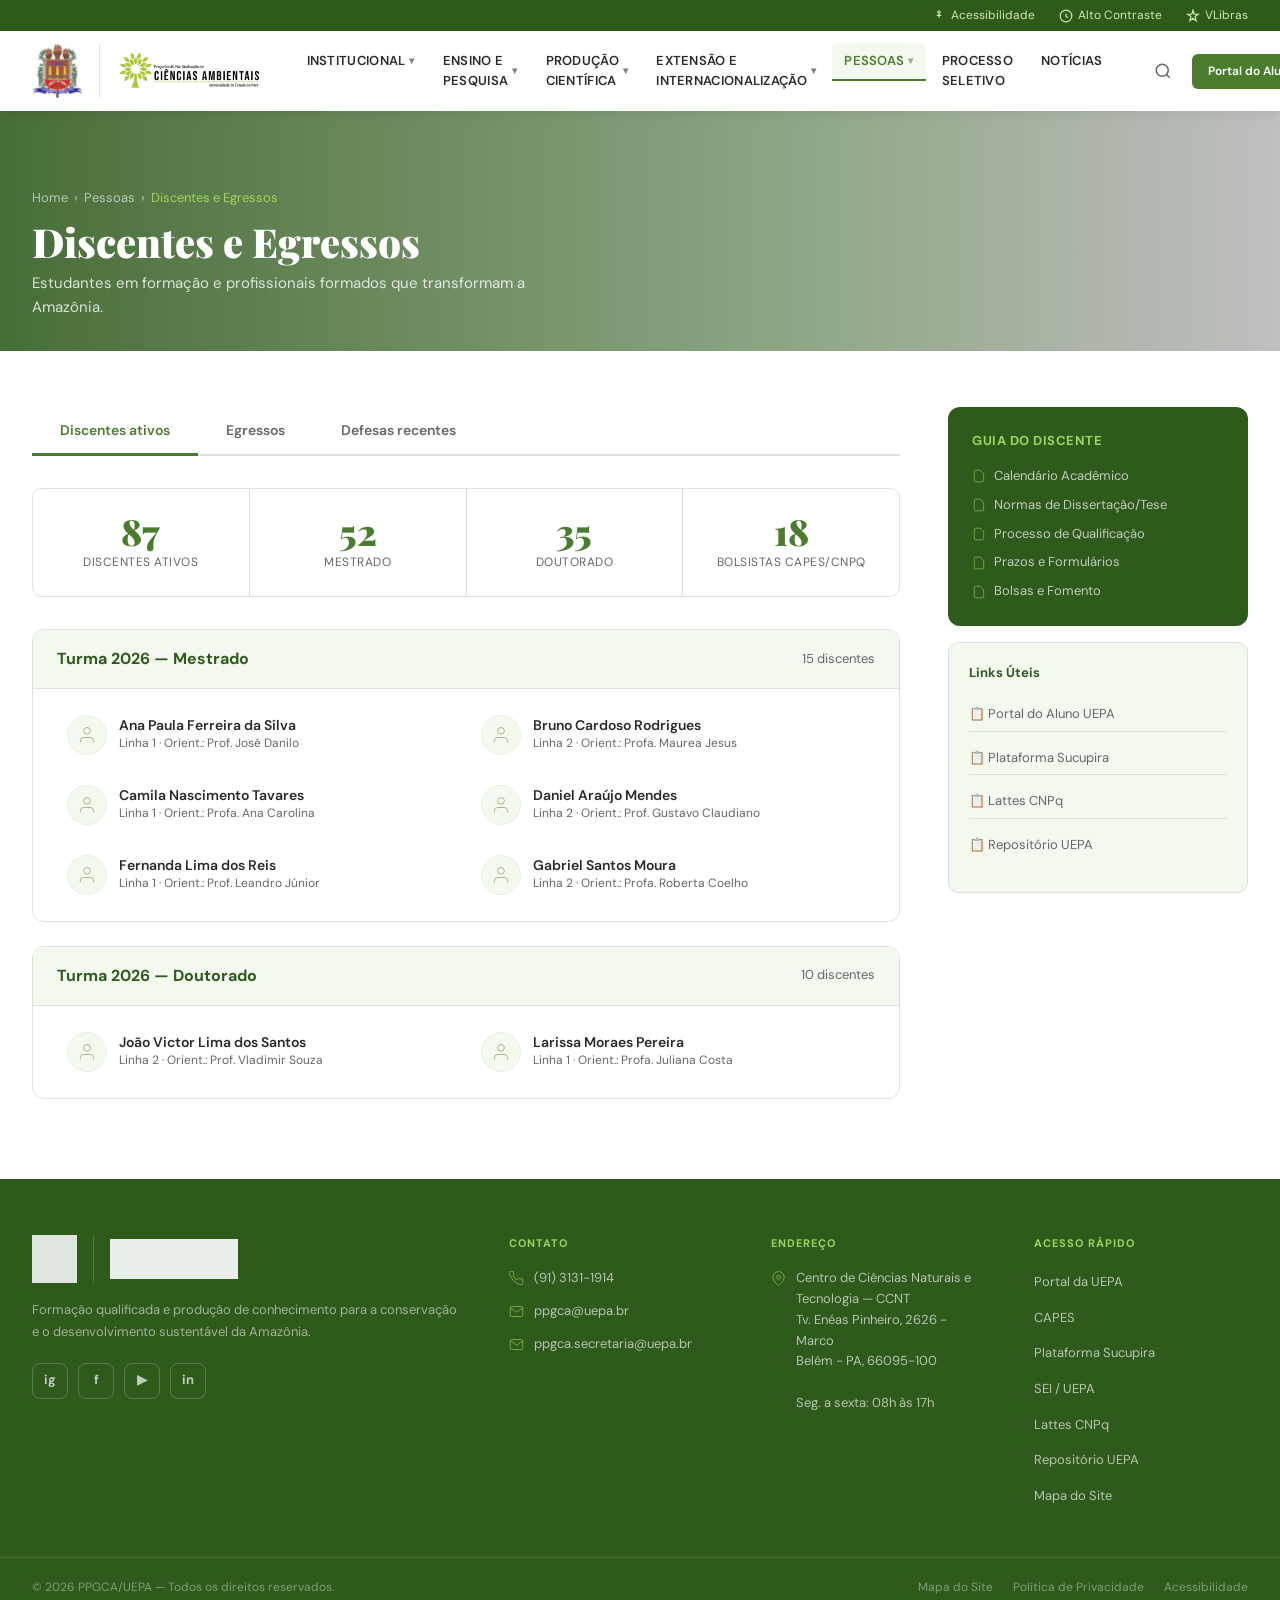
<file: discentes.html>
<!DOCTYPE html>
<html lang="pt-BR">
<head>
<meta charset="UTF-8">
<meta name="viewport" content="width=device-width, initial-scale=1.0">
<title>Discentes e Egressos — PPGCA/UEPA</title>
<link rel="stylesheet" href="ppgca-base.css">
<style>
  .tabs-top { display: flex; border-bottom: 2px solid var(--borda); margin-bottom: 32px; gap: 0; }
  .tab-top { padding: 14px 28px; font-size: 14px; font-weight: 600; color: var(--cinza-medio); border: none; background: none; cursor: pointer; border-bottom: 3px solid transparent; margin-bottom: -2px; font-family: inherit; transition: color .2s; }
  .tab-top.ativo { color: var(--verde); border-bottom-color: var(--verde); }
  .tab-top:hover { color: var(--verde-escuro); }
  .tab-panel { display: none; }
  .tab-panel.ativo { display: block; }

  .turma-card { background: var(--branco); border: 1px solid var(--borda); border-radius: 12px; overflow: hidden; margin-bottom: 24px; }
  .turma-header { background: var(--fundo-alt); padding: 16px 24px; display: flex; align-items: center; justify-content: space-between; border-bottom: 1px solid var(--borda); }
  .turma-header h3 { font-size: 16px; font-weight: 700; color: var(--verde-escuro); }
  .turma-header span { font-size: 13px; color: var(--cinza-medio); }
  .discentes-lista { padding: 16px 24px; display: grid; grid-template-columns: repeat(2, 1fr); gap: 10px; }
  .discente-item { display: flex; gap: 12px; align-items: center; padding: 10px; border-radius: 8px; transition: background .15s; }
  .discente-item:hover { background: var(--fundo-alt); }
  .discente-avatar { width: 40px; height: 40px; border-radius: 50%; background: var(--fundo-alt); border: 1.5px solid var(--verde-claro); display: flex; align-items: center; justify-content: center; flex-shrink: 0; }
  .discente-avatar svg { width: 20px; height: 20px; stroke: var(--verde); fill: none; opacity: .6; }
  .discente-dados h4 { font-size: 14px; font-weight: 600; color: var(--cinza-texto); line-height: 1.3; }
  .discente-dados p { font-size: 12px; color: var(--cinza-medio); }

  .egresso-card { background: var(--branco); border: 1px solid var(--borda); border-radius: 12px; padding: 20px; display: flex; gap: 16px; margin-bottom: 14px; transition: box-shadow .2s, border-color .2s; }
  .egresso-card:hover { box-shadow: var(--sombra); border-color: var(--verde-claro); }
  .egresso-foto { width: 72px; height: 72px; border-radius: 50%; background: var(--fundo-alt); border: 2px solid var(--verde-claro); display: flex; align-items: center; justify-content: center; flex-shrink: 0; }
  .egresso-foto svg { width: 34px; height: 34px; stroke: var(--verde); fill: none; opacity: .5; }
  .egresso-info { flex: 1; }
  .egresso-ano { display: inline-block; font-size: 10px; font-weight: 700; padding: 2px 8px; border-radius: 4px; background: var(--fundo-alt); color: var(--verde-escuro); margin-bottom: 6px; }
  .egresso-info h3 { font-size: 15px; font-weight: 700; color: var(--verde-escuro); margin-bottom: 2px; }
  .egresso-info .titulo-dis { font-size: 13px; font-style: italic; color: var(--cinza-medio); margin-bottom: 6px; line-height: 1.4; }
  .egresso-info .atuacao { font-size: 13px; color: var(--cinza-texto); display: flex; align-items: center; gap: 6px; }
  .egresso-info .atuacao svg { width: 14px; height: 14px; stroke: var(--verde); fill: none; }

  .sidebar-guia { background: var(--verde-escuro); border-radius: 12px; padding: 24px; color: #fff; }
  .sidebar-guia h4 { font-size: 13px; font-weight: 700; color: #9ed45c; text-transform: uppercase; letter-spacing: .5px; margin-bottom: 14px; }
  .sidebar-guia ul { list-style: none; display: flex; flex-direction: column; gap: 8px; }
  .sidebar-guia ul li a { display: flex; align-items: center; gap: 8px; font-size: 13px; color: rgba(255,255,255,.7); text-decoration: none; transition: color .2s; }
  .sidebar-guia ul li a:hover { color: #fff; }
  .sidebar-guia ul li a svg { width: 14px; height: 14px; stroke: #9ed45c; fill: none; }
</style>
</head>
<body>
<div id="site-header"></div>

<div class="page-hero">
  <div class="page-hero-bg" style="background-image: url('https://images.unsplash.com/photo-1523050854058-8df90110c9f1?w=1600&q=80');"></div>
  <div class="page-hero-overlay"></div>
  <div class="page-hero-content">
    <div>
      <div class="breadcrumb"><a href="index.html">Home</a> › <a href="docentes.html">Pessoas</a> › <span>Discentes e Egressos</span></div>
      <h1>Discentes e Egressos</h1>
      <p>Estudantes em formação e profissionais formados que transformam a Amazônia.</p>
    </div>
  </div>
</div>

<div class="container">
  <div class="layout-sidebar-right">
    <main>
      <div class="tabs-top">
        <button class="tab-top ativo" onclick="mostrarTab('discentes', this)">Discentes ativos</button>
        <button class="tab-top" id="egressos" onclick="mostrarTab('egressos', this)">Egressos</button>
        <button class="tab-top" onclick="mostrarTab('defesas', this)">Defesas recentes</button>
      </div>

      <!-- DISCENTES -->
      <div class="tab-panel ativo" id="panel-discentes">
        <div class="stats-row">
          <div class="stat-box"><div class="n">87</div><div class="l">Discentes ativos</div></div>
          <div class="stat-box"><div class="n">52</div><div class="l">Mestrado</div></div>
          <div class="stat-box"><div class="n">35</div><div class="l">Doutorado</div></div>
          <div class="stat-box"><div class="n">18</div><div class="l">Bolsistas CAPES/CNPq</div></div>
        </div>

        <div class="turma-card" style="margin-top:32px;">
          <div class="turma-header">
            <h3>Turma 2026 — Mestrado</h3>
            <span>15 discentes</span>
          </div>
          <div class="discentes-lista">
            <div class="discente-item">
              <div class="discente-avatar"><svg viewBox="0 0 24 24"><path d="M20 21v-2a4 4 0 00-4-4H8a4 4 0 00-4 4v2"/><circle cx="12" cy="7" r="4"/></svg></div>
              <div class="discente-dados"><h4>Ana Paula Ferreira da Silva</h4><p>Linha 1 · Orient.: Prof. José Danilo</p></div>
            </div>
            <div class="discente-item">
              <div class="discente-avatar"><svg viewBox="0 0 24 24"><path d="M20 21v-2a4 4 0 00-4-4H8a4 4 0 00-4 4v2"/><circle cx="12" cy="7" r="4"/></svg></div>
              <div class="discente-dados"><h4>Bruno Cardoso Rodrigues</h4><p>Linha 2 · Orient.: Profa. Maurea Jesus</p></div>
            </div>
            <div class="discente-item">
              <div class="discente-avatar"><svg viewBox="0 0 24 24"><path d="M20 21v-2a4 4 0 00-4-4H8a4 4 0 00-4 4v2"/><circle cx="12" cy="7" r="4"/></svg></div>
              <div class="discente-dados"><h4>Camila Nascimento Tavares</h4><p>Linha 1 · Orient.: Profa. Ana Carolina</p></div>
            </div>
            <div class="discente-item">
              <div class="discente-avatar"><svg viewBox="0 0 24 24"><path d="M20 21v-2a4 4 0 00-4-4H8a4 4 0 00-4 4v2"/><circle cx="12" cy="7" r="4"/></svg></div>
              <div class="discente-dados"><h4>Daniel Araújo Mendes</h4><p>Linha 2 · Orient.: Prof. Gustavo Claudiano</p></div>
            </div>
            <div class="discente-item">
              <div class="discente-avatar"><svg viewBox="0 0 24 24"><path d="M20 21v-2a4 4 0 00-4-4H8a4 4 0 00-4 4v2"/><circle cx="12" cy="7" r="4"/></svg></div>
              <div class="discente-dados"><h4>Fernanda Lima dos Reis</h4><p>Linha 1 · Orient.: Prof. Leandro Júnior</p></div>
            </div>
            <div class="discente-item">
              <div class="discente-avatar"><svg viewBox="0 0 24 24"><path d="M20 21v-2a4 4 0 00-4-4H8a4 4 0 00-4 4v2"/><circle cx="12" cy="7" r="4"/></svg></div>
              <div class="discente-dados"><h4>Gabriel Santos Moura</h4><p>Linha 2 · Orient.: Profa. Roberta Coelho</p></div>
            </div>
          </div>
        </div>

        <div class="turma-card">
          <div class="turma-header">
            <h3>Turma 2026 — Doutorado</h3>
            <span>10 discentes</span>
          </div>
          <div class="discentes-lista">
            <div class="discente-item">
              <div class="discente-avatar"><svg viewBox="0 0 24 24"><path d="M20 21v-2a4 4 0 00-4-4H8a4 4 0 00-4 4v2"/><circle cx="12" cy="7" r="4"/></svg></div>
              <div class="discente-dados"><h4>João Victor Lima dos Santos</h4><p>Linha 2 · Orient.: Prof. Vladimir Souza</p></div>
            </div>
            <div class="discente-item">
              <div class="discente-avatar"><svg viewBox="0 0 24 24"><path d="M20 21v-2a4 4 0 00-4-4H8a4 4 0 00-4 4v2"/><circle cx="12" cy="7" r="4"/></svg></div>
              <div class="discente-dados"><h4>Larissa Moraes Pereira</h4><p>Linha 1 · Orient.: Profa. Juliana Costa</p></div>
            </div>
          </div>
        </div>
      </div>

      <!-- EGRESSOS -->
      <div class="tab-panel" id="panel-egressos">
        <p style="font-size:15px;color:var(--cinza-medio);margin-bottom:24px;">O PPGCA tem orgulho de uma comunidade ativa de <strong style="color:var(--cinza-texto);">+300 egressos</strong> atuando em universidades, institutos de pesquisa, órgãos governamentais e empresas.</p>

        <div class="egresso-card">
          <div class="egresso-foto"><svg viewBox="0 0 24 24"><path d="M20 21v-2a4 4 0 00-4-4H8a4 4 0 00-4 4v2"/><circle cx="12" cy="7" r="4"/></svg></div>
          <div class="egresso-info">
            <span class="egresso-ano">Mestre · 2024</span>
            <h3>Marina dos Santos Lima</h3>
            <p class="titulo-dis">"Qualidade da água e saúde ambiental em comunidades ribeirinhas da Amazônia Oriental"</p>
            <div class="atuacao"><svg viewBox="0 0 24 24"><path d="M21 10c0 7-9 13-9 13s-9-6-9-13a9 9 0 0118 0z"/><circle cx="12" cy="10" r="3"/></svg> Analista Ambiental — SEMA/PA, Belém</div>
          </div>
        </div>

        <div class="egresso-card">
          <div class="egresso-foto"><svg viewBox="0 0 24 24"><path d="M20 21v-2a4 4 0 00-4-4H8a4 4 0 00-4 4v2"/><circle cx="12" cy="7" r="4"/></svg></div>
          <div class="egresso-info">
            <span class="egresso-ano">Doutor · 2023</span>
            <h3>Carlos Eduardo Ribeiro Nunes</h3>
            <p class="titulo-dis">"Modelagem da distribuição de espécies arbóreas em florestas estacionais amazônicas frente às mudanças climáticas"</p>
            <div class="atuacao"><svg viewBox="0 0 24 24"><path d="M22 10v6M2 10l10-5 10 5-10 5z"/><path d="M6 12v5c3 3 9 3 12 0v-5"/></svg> Professor — Universidade Federal do Tocantins</div>
          </div>
        </div>

        <div class="egresso-card">
          <div class="egresso-foto"><svg viewBox="0 0 24 24"><path d="M20 21v-2a4 4 0 00-4-4H8a4 4 0 00-4 4v2"/><circle cx="12" cy="7" r="4"/></svg></div>
          <div class="egresso-info">
            <span class="egresso-ano">Mestre · 2023</span>
            <h3>Patrícia Ramos de Oliveira</h3>
            <p class="titulo-dis">"Impactos da mineração ilegal na ictiofauna de rios auríferosdo Pará"</p>
            <div class="atuacao"><svg viewBox="0 0 24 24"><path d="M21 10c0 7-9 13-9 13s-9-6-9-13a9 9 0 0118 0z"/><circle cx="12" cy="10" r="3"/></svg> Pesquisadora — Museu Paraense Emílio Goeldi</div>
          </div>
        </div>
      </div>

      <!-- DEFESAS RECENTES -->
      <div class="tab-panel" id="panel-defesas">
        <table class="tabela">
          <thead>
            <tr><th>Data</th><th>Discente</th><th>Nível</th><th>Tipo</th><th>Orientador(a)</th></tr>
          </thead>
          <tbody>
            <tr><td>08/05/2026</td><td>Thiago Magalhães Costa</td><td>Doutorado</td><td>Tese</td><td>Prof. Vladimir Souza</td></tr>
            <tr><td>02/05/2026</td><td>Renata Ferreira Dias</td><td>Mestrado</td><td>Dissertação</td><td>Profa. Maurea Jesus</td></tr>
            <tr><td>28/04/2026</td><td>Lucas Henrique Monteiro</td><td>Mestrado</td><td>Dissertação</td><td>Prof. Leandro Júnior</td></tr>
            <tr><td>22/04/2026</td><td>Isabela Cunha Figueiredo</td><td>Mestrado</td><td>Dissertação</td><td>Profa. Ana Carolina Corrêa</td></tr>
            <tr><td>17/04/2026</td><td>Marcos Vinicius Teles</td><td>Doutorado</td><td>Tese</td><td>Prof. José Danilo Jr.</td></tr>
          </tbody>
        </table>
        <div style="margin-top:16px;">
          <a href="producao.html" class="btn btn-outline btn-sm">VER TODAS AS DISSERTAÇÕES E TESES →</a>
        </div>
      </div>
    </main>

    <!-- SIDEBAR -->
    <aside>
      <div class="sidebar-guia">
        <h4>Guia do Discente</h4>
        <ul>
          <li><a href="#"><svg viewBox="0 0 24 24"><path d="M14 2H6a2 2 0 00-2 2v16a2 2 0 002 2h12a2 2 0 002-2V8z"/></svg>Calendário Acadêmico</a></li>
          <li><a href="#"><svg viewBox="0 0 24 24"><path d="M14 2H6a2 2 0 00-2 2v16a2 2 0 002 2h12a2 2 0 002-2V8z"/></svg>Normas de Dissertação/Tese</a></li>
          <li><a href="#"><svg viewBox="0 0 24 24"><path d="M14 2H6a2 2 0 00-2 2v16a2 2 0 002 2h12a2 2 0 002-2V8z"/></svg>Processo de Qualificação</a></li>
          <li><a href="#"><svg viewBox="0 0 24 24"><path d="M14 2H6a2 2 0 00-2 2v16a2 2 0 002 2h12a2 2 0 002-2V8z"/></svg>Prazos e Formulários</a></li>
          <li><a href="#"><svg viewBox="0 0 24 24"><path d="M14 2H6a2 2 0 00-2 2v16a2 2 0 002 2h12a2 2 0 002-2V8z"/></svg>Bolsas e Fomento</a></li>
        </ul>
      </div>
      <div class="sidebar-card" style="margin-top:16px;">
        <h4>Links Úteis</h4>
        <ul>
          <li><a href="#" style="color:var(--cinza-medio);font-size:13px;text-decoration:none;display:flex;align-items:center;gap:6px;padding:6px 0;border-bottom:1px solid var(--borda);">📋 Portal do Aluno UEPA</a></li>
          <li><a href="#" style="color:var(--cinza-medio);font-size:13px;text-decoration:none;display:flex;align-items:center;gap:6px;padding:6px 0;border-bottom:1px solid var(--borda);">📋 Plataforma Sucupira</a></li>
          <li><a href="#" style="color:var(--cinza-medio);font-size:13px;text-decoration:none;display:flex;align-items:center;gap:6px;padding:6px 0;border-bottom:1px solid var(--borda);">📋 Lattes CNPq</a></li>
          <li><a href="#" style="color:var(--cinza-medio);font-size:13px;text-decoration:none;display:flex;align-items:center;gap:6px;padding:6px 0;">📋 Repositório UEPA</a></li>
        </ul>
      </div>
    </aside>
  </div>
</div>

<div id="site-footer"></div>
<script>const PAGINA_ATIVA = 'pessoas';</script>
<script src="ppgca-components.js"></script>
<script>
  function mostrarTab(id, btn) {
    document.querySelectorAll('.tab-panel').forEach(p => p.classList.remove('ativo'));
    document.querySelectorAll('.tab-top').forEach(b => b.classList.remove('ativo'));
    document.getElementById('panel-' + id).classList.add('ativo');
    btn.classList.add('ativo');
  }
</script>
</body>
</html>
</file>
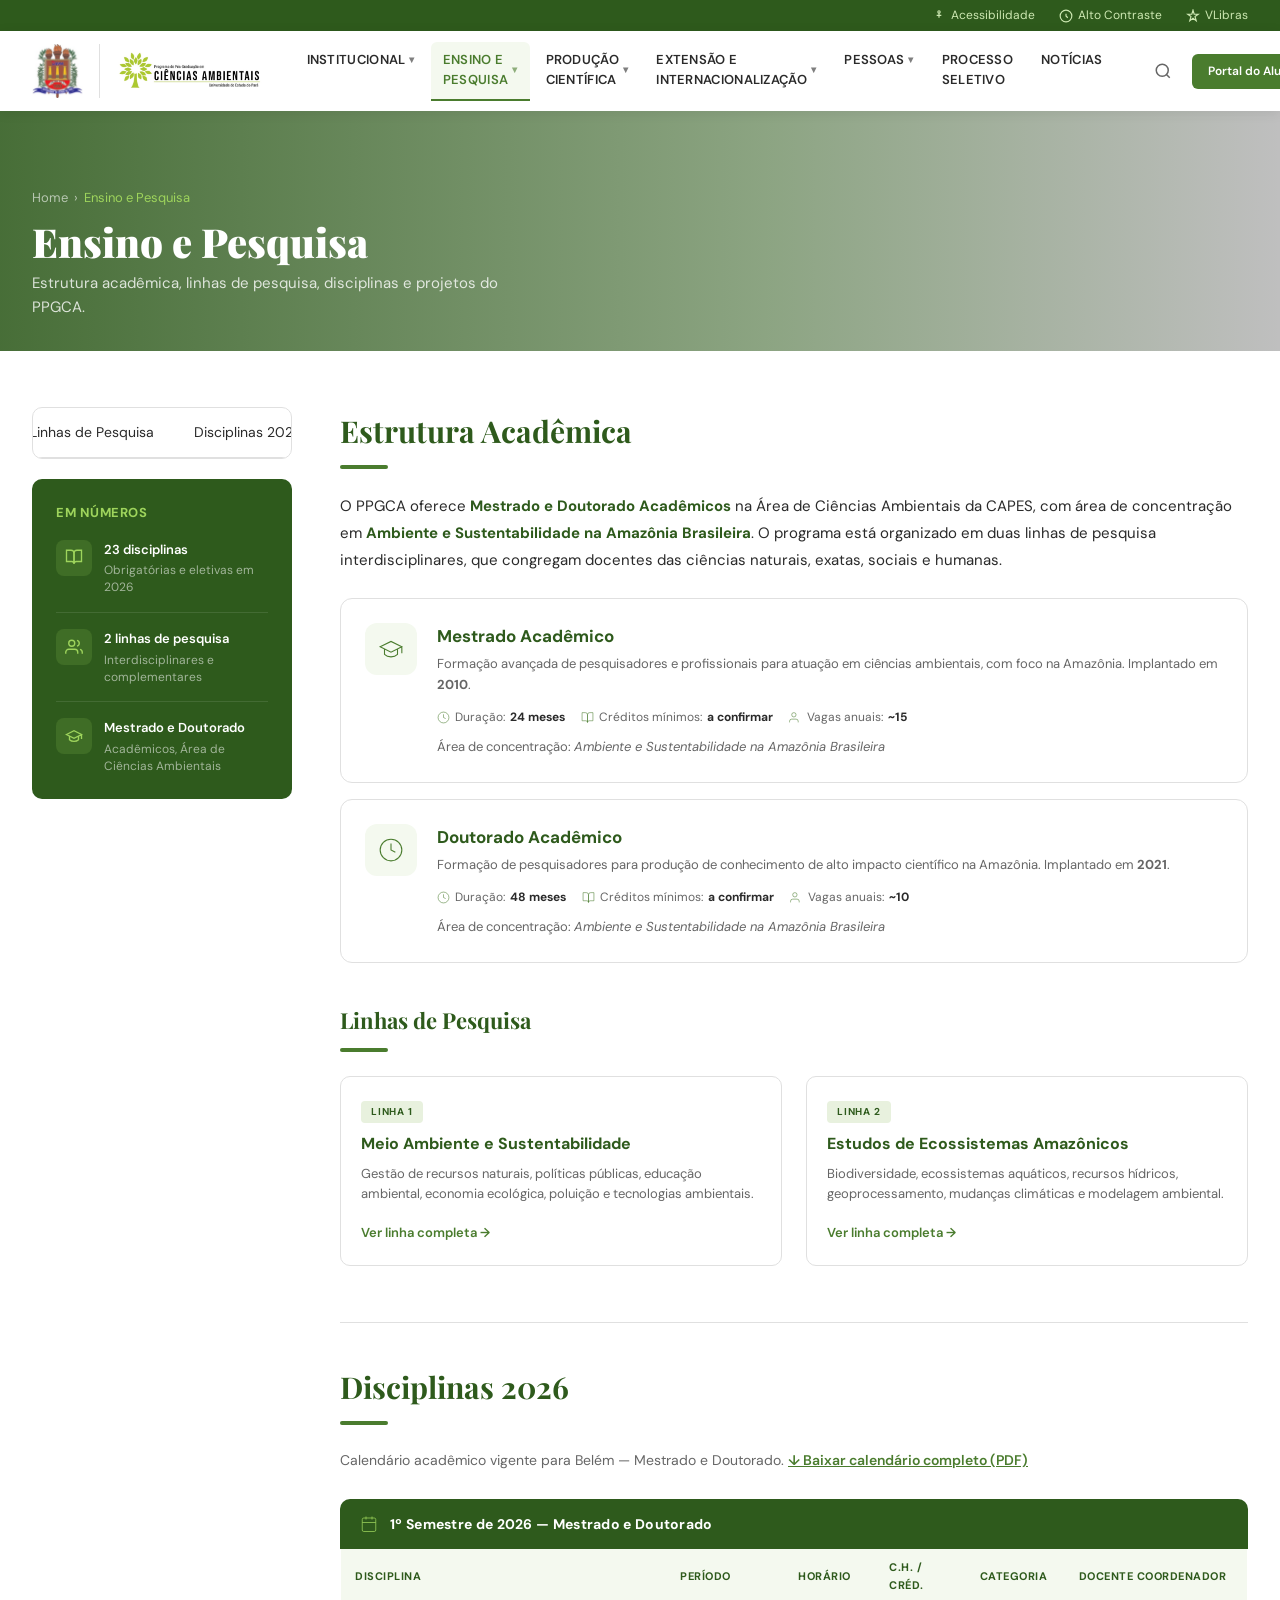
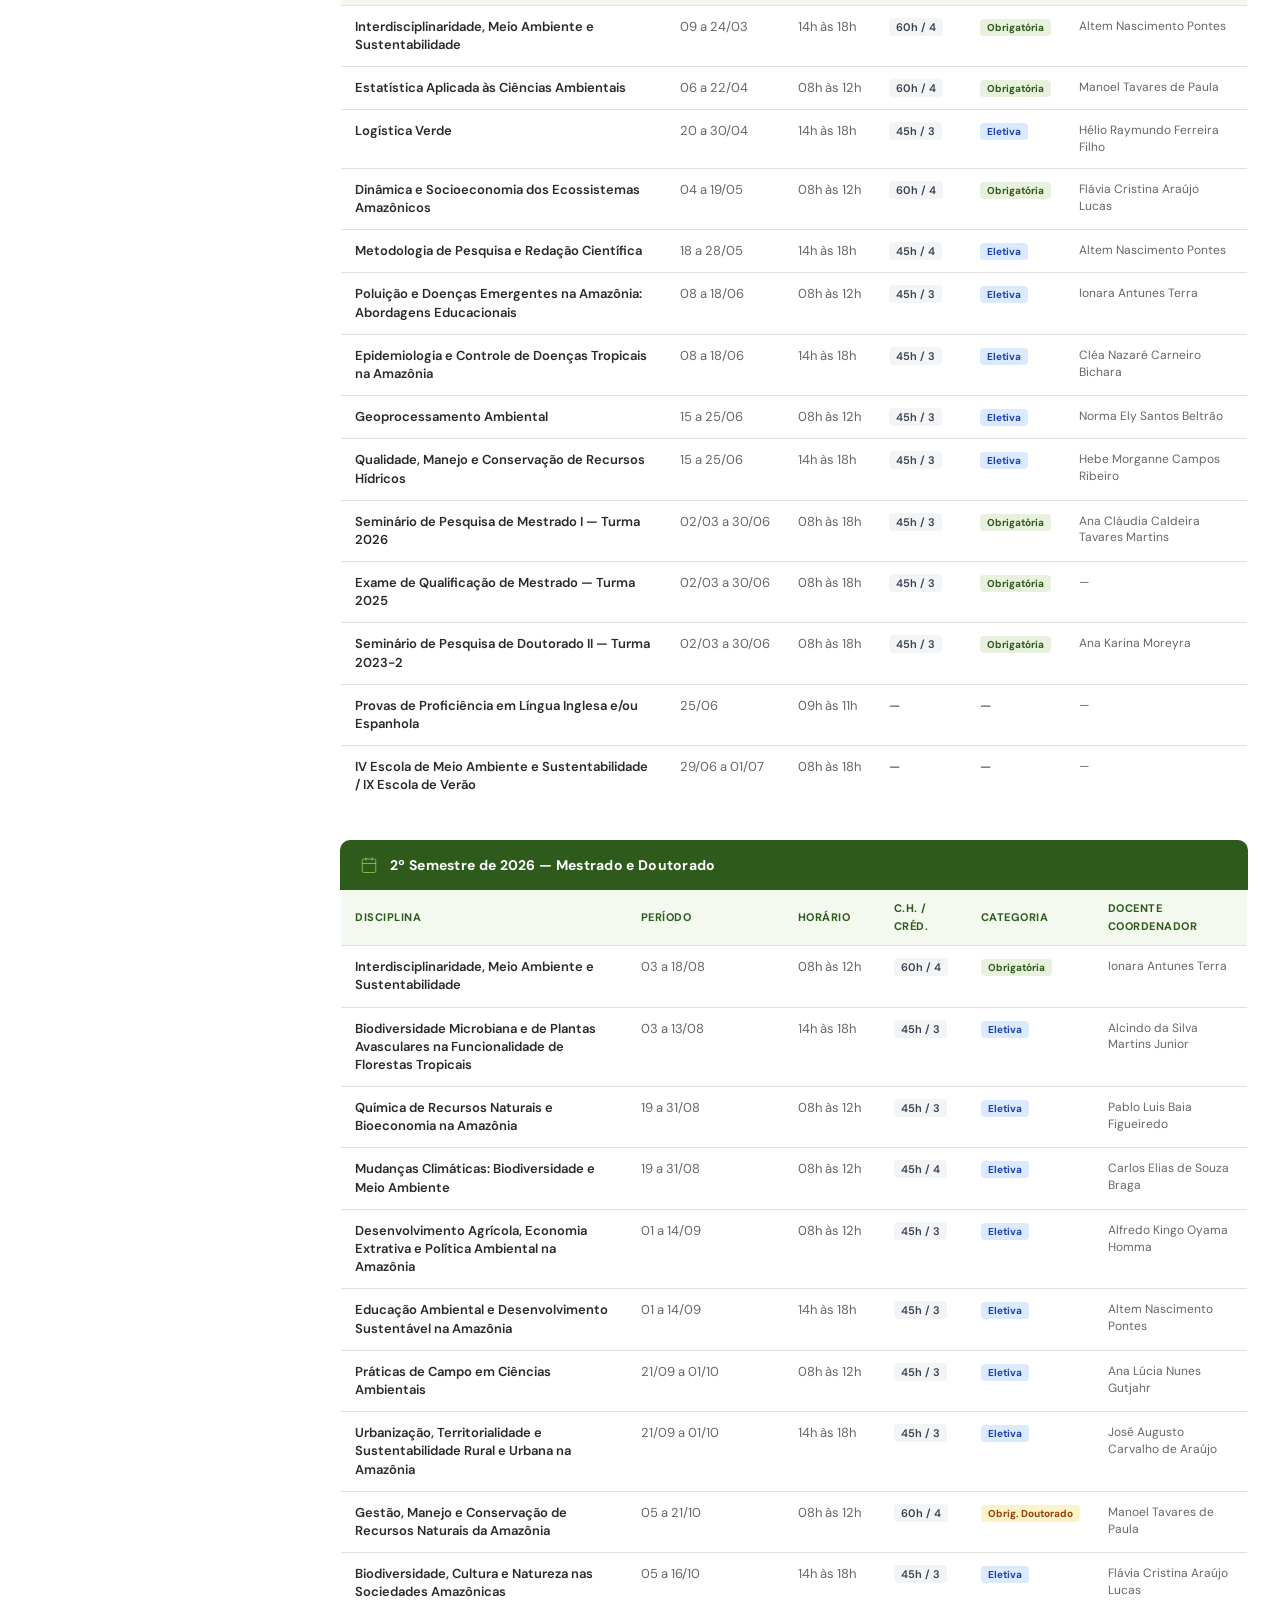
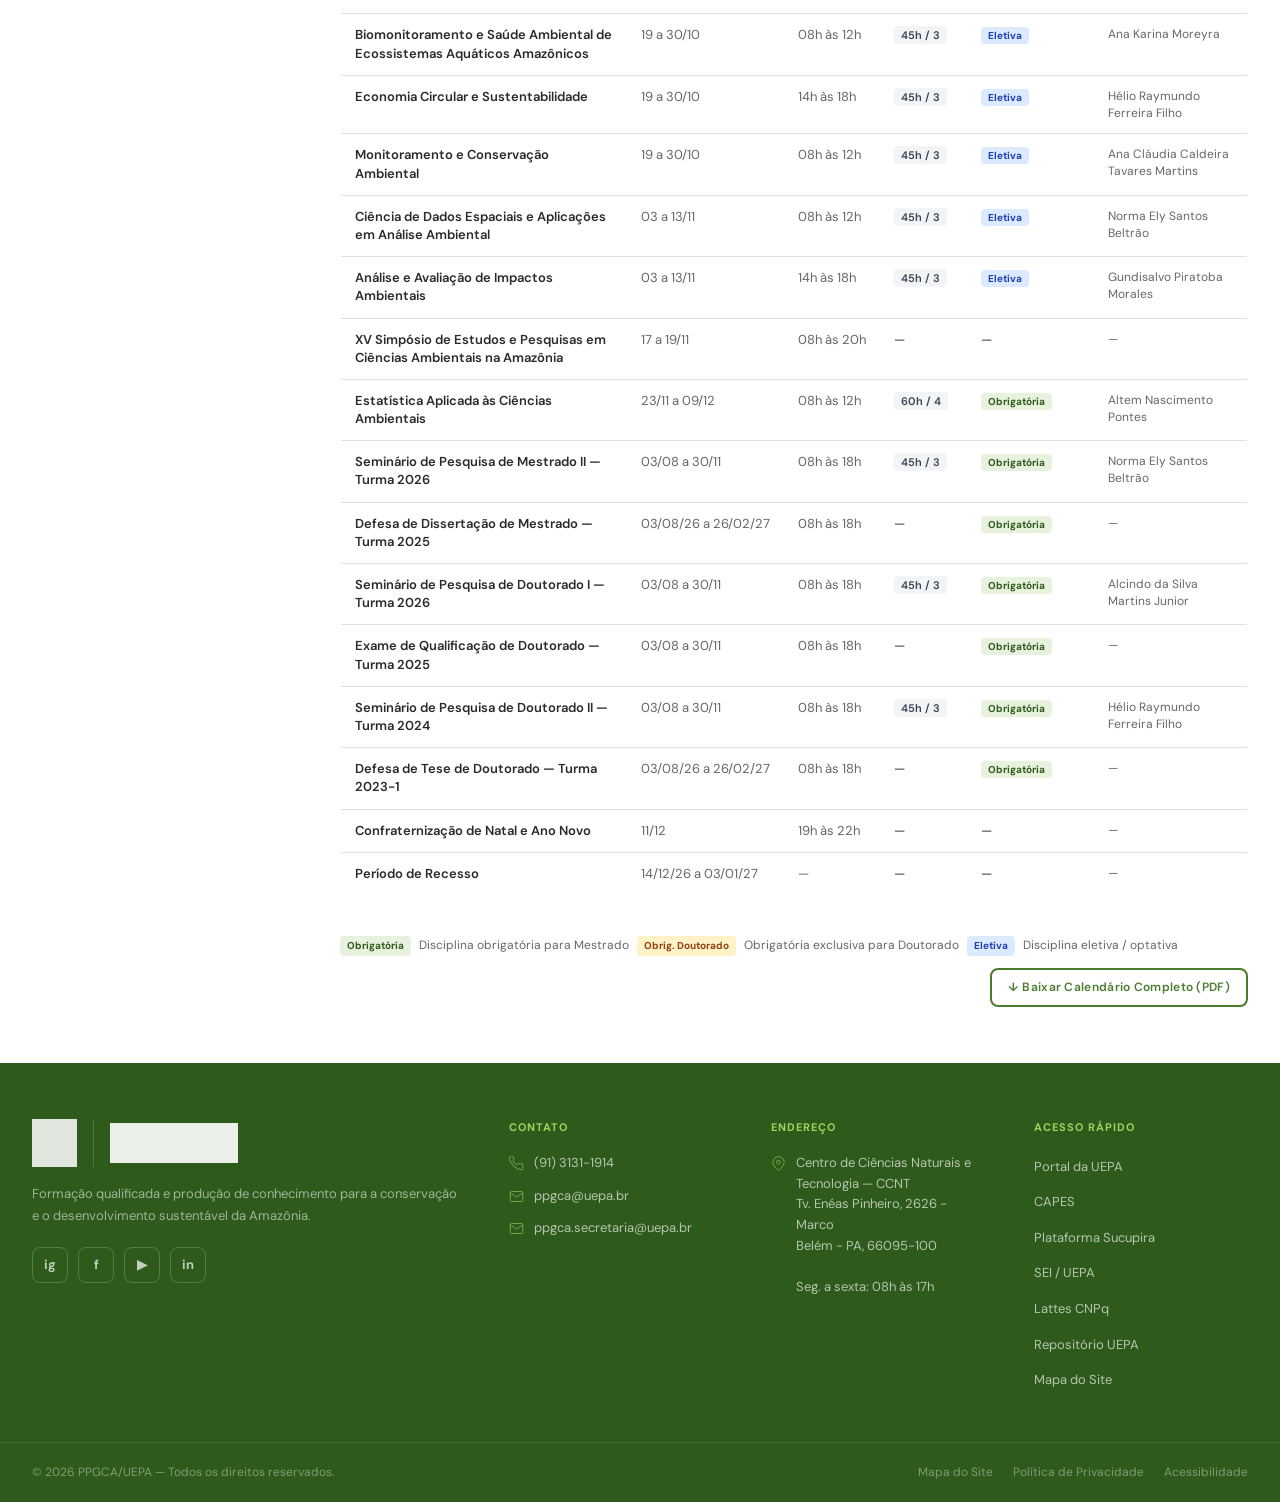
<file: ensino-pesquisa.html>
<!DOCTYPE html>
<html lang="pt-BR">
<head>
<meta charset="UTF-8">
<meta name="viewport" content="width=device-width, initial-scale=1.0">
<title>Ensino e Pesquisa — PPGCA/UEPA</title>
<link rel="stylesheet" href="ppgca-base.css">
<style>
  /* SIDEBAR NAV */
  .sidebar-nav a { white-space: nowrap; }

  /* ESTRUTURA */
  .nivel-card {
    background: var(--branco); border: 1px solid var(--borda); border-radius: 12px;
    padding: 24px; margin-bottom: 16px; display: flex; gap: 20px;
  }
  .nivel-icon { width: 52px; height: 52px; border-radius: 12px; background: var(--fundo-alt); display: flex; align-items: center; justify-content: center; flex-shrink: 0; }
  .nivel-icon svg { width: 26px; height: 26px; stroke: var(--verde); fill: none; }
  .nivel-info h3 { font-size: 17px; font-weight: 700; color: var(--verde-escuro); margin-bottom: 4px; }
  .nivel-info p { font-size: 13px; color: var(--cinza-medio); line-height: 1.6; }
  .nivel-meta { display: flex; gap: 16px; margin-top: 12px; flex-wrap: wrap; }
  .nivel-meta span { font-size: 12px; color: var(--cinza-medio); display: flex; align-items: center; gap: 5px; }
  .nivel-meta svg { width: 13px; height: 13px; stroke: var(--verde); fill: none; }
  .nivel-meta strong { color: var(--cinza-texto); }

  .matriz-lista { list-style: none; margin-top: 16px; }
  .matriz-lista li { display: flex; align-items: center; gap: 10px; padding: 8px 0; border-bottom: 1px solid var(--borda); font-size: 13px; color: var(--cinza-texto); }
  .matriz-lista li:last-child { border-bottom: none; }
  .matriz-lista li::before { content: ''; width: 8px; height: 8px; border-radius: 50%; background: var(--verde); flex-shrink: 0; }

  /* DISCIPLINAS */
  .semestre-header {
    background: var(--verde-escuro); color: #fff; border-radius: 10px 10px 0 0;
    padding: 14px 20px; display: flex; align-items: center; gap: 12px;
    font-size: 14px; font-weight: 700; letter-spacing: .3px;
  }
  .semestre-header svg { width: 18px; height: 18px; stroke: #9ed45c; fill: none; }
  .disciplinas-tabela { width: 100%; border-collapse: collapse; font-size: 13px; margin-bottom: 32px; border: 1px solid var(--borda); border-top: none; border-radius: 0 0 10px 10px; overflow: hidden; }
  .disciplinas-tabela th { background: var(--fundo-alt); color: var(--verde-escuro); padding: 10px 14px; text-align: left; font-size: 11px; text-transform: uppercase; letter-spacing: .5px; border-bottom: 1px solid var(--borda); }
  .disciplinas-tabela td { padding: 12px 14px; border-bottom: 1px solid var(--borda); vertical-align: top; line-height: 1.4; }
  .disciplinas-tabela tr:last-child td { border-bottom: none; }
  .disciplinas-tabela tr:hover td { background: var(--fundo-alt); }
  .disc-nome { font-weight: 600; color: var(--cinza-texto); }
  .disc-periodo { white-space: nowrap; color: var(--cinza-medio); }
  .disc-horario { white-space: nowrap; color: var(--cinza-medio); }
  .disc-docente { color: var(--cinza-medio); font-size: 12px; }
  .badge-obrig { background: var(--verde-claro); color: var(--verde-escuro); font-size: 10px; font-weight: 700; padding: 2px 7px; border-radius: 4px; white-space: nowrap; }
  .badge-elet { background: #DBEAFE; color: #1E40AF; font-size: 10px; font-weight: 700; padding: 2px 7px; border-radius: 4px; white-space: nowrap; }
  .badge-dout { background: #FEF3C7; color: #92400E; font-size: 10px; font-weight: 700; padding: 2px 7px; border-radius: 4px; white-space: nowrap; }
  .ch-badge { background: #F3F4F6; color: #374151; font-size: 11px; font-weight: 600; padding: 2px 7px; border-radius: 4px; white-space: nowrap; }
</style>
</head>
<body>
<div id="site-header"></div>

<div class="page-hero">
  <div class="page-hero-bg" style="background-image: url('https://images.unsplash.com/photo-1434030216411-0b793f4b4173?w=1600&q=80');"></div>
  <div class="page-hero-overlay"></div>
  <div class="page-hero-content">
    <div>
      <div class="breadcrumb"><a href="index.html">Home</a> › <span>Ensino e Pesquisa</span></div>
      <h1>Ensino e Pesquisa</h1>
      <p>Estrutura acadêmica, linhas de pesquisa, disciplinas e projetos do PPGCA.</p>
    </div>
  </div>
</div>

<div class="container">
  <div class="layout-sidebar">

    <!-- SIDEBAR -->
    <aside class="sidebar">
      <nav class="sidebar-nav">
        <div class="sidebar-nav-title">Navegação</div>
        <a href="#estrutura" class="ativo">Estrutura Acadêmica ›</a>
        <a href="#linhas">Linhas de Pesquisa</a>
        <a href="#disciplinas">Disciplinas 2026</a>
        <a href="projetos.html">Projetos de Pesquisa</a>
        <a href="infraestrutura.html">Infraestrutura</a>
      </nav>

      <div class="destaque-lateral" style="margin-top:20px;">
        <h4>Em números</h4>
        <div class="destaque-lateral-item">
          <div class="destaque-lateral-icon">
            <svg viewBox="0 0 24 24"><path d="M2 3h6a4 4 0 014 4v14a3 3 0 00-3-3H2z"/><path d="M22 3h-6a4 4 0 00-4 4v14a3 3 0 013-3h7z"/></svg>
          </div>
          <div><h5>23 disciplinas</h5><p>Obrigatórias e eletivas em 2026</p></div>
        </div>
        <div class="destaque-lateral-item">
          <div class="destaque-lateral-icon">
            <svg viewBox="0 0 24 24"><path d="M17 21v-2a4 4 0 00-4-4H5a4 4 0 00-4 4v2"/><circle cx="9" cy="7" r="4"/><path d="M23 21v-2a4 4 0 00-3-3.87M16 3.13a4 4 0 010 7.75"/></svg>
          </div>
          <div><h5>2 linhas de pesquisa</h5><p>Interdisciplinares e complementares</p></div>
        </div>
        <div class="destaque-lateral-item">
          <div class="destaque-lateral-icon">
            <svg viewBox="0 0 24 24"><path d="M22 10v6M2 10l10-5 10 5-10 5z"/><path d="M6 12v5c3 3 9 3 12 0v-5"/></svg>
          </div>
          <div><h5>Mestrado e Doutorado</h5><p>Acadêmicos, Área de Ciências Ambientais</p></div>
        </div>
      </div>
    </aside>

    <!-- MAIN -->
    <main>

      <!-- ESTRUTURA ACADÊMICA -->
      <section id="estrutura">
        <h2 class="content-title">Estrutura Acadêmica</h2>
        <div class="content-title-line"></div>

        <div class="content-text" style="margin-bottom:24px;">
          <p>O PPGCA oferece <strong>Mestrado e Doutorado Acadêmicos</strong> na Área de Ciências Ambientais da CAPES, com área de concentração em <strong>Ambiente e Sustentabilidade na Amazônia Brasileira</strong>. O programa está organizado em duas linhas de pesquisa interdisciplinares, que congregam docentes das ciências naturais, exatas, sociais e humanas.</p>
        </div>

        <div class="nivel-card">
          <div class="nivel-icon">
            <svg viewBox="0 0 24 24"><path d="M22 10v6M2 10l10-5 10 5-10 5z"/><path d="M6 12v5c3 3 9 3 12 0v-5"/></svg>
          </div>
          <div class="nivel-info">
            <h3>Mestrado Acadêmico</h3>
            <p>Formação avançada de pesquisadores e profissionais para atuação em ciências ambientais, com foco na Amazônia. Implantado em <strong>2010</strong>.</p>
            <div class="nivel-meta">
              <span><svg viewBox="0 0 24 24"><circle cx="12" cy="12" r="10"/><path d="M12 6v6l4 2"/></svg> Duração: <strong>24 meses</strong></span>
              <span><svg viewBox="0 0 24 24"><path d="M2 3h6a4 4 0 014 4v14a3 3 0 00-3-3H2z"/><path d="M22 3h-6a4 4 0 00-4 4v14a3 3 0 013-3h7z"/></svg> Créditos mínimos: <strong>a confirmar</strong></span>
              <span><svg viewBox="0 0 24 24"><path d="M17 21v-2a4 4 0 00-4-4H5a4 4 0 00-4 4v2"/><circle cx="9" cy="7" r="4"/></svg> Vagas anuais: <strong>~15</strong></span>
            </div>
            <p style="margin-top:10px;font-size:13px;color:var(--cinza-medio);">Área de concentração: <em>Ambiente e Sustentabilidade na Amazônia Brasileira</em></p>
          </div>
        </div>

        <div class="nivel-card">
          <div class="nivel-icon">
            <svg viewBox="0 0 24 24"><circle cx="12" cy="12" r="10"/><path d="M12 6v6l4 2"/></svg>
          </div>
          <div class="nivel-info">
            <h3>Doutorado Acadêmico</h3>
            <p>Formação de pesquisadores para produção de conhecimento de alto impacto científico na Amazônia. Implantado em <strong>2021</strong>.</p>
            <div class="nivel-meta">
              <span><svg viewBox="0 0 24 24"><circle cx="12" cy="12" r="10"/><path d="M12 6v6l4 2"/></svg> Duração: <strong>48 meses</strong></span>
              <span><svg viewBox="0 0 24 24"><path d="M2 3h6a4 4 0 014 4v14a3 3 0 00-3-3H2z"/><path d="M22 3h-6a4 4 0 00-4 4v14a3 3 0 013-3h7z"/></svg> Créditos mínimos: <strong>a confirmar</strong></span>
              <span><svg viewBox="0 0 24 24"><path d="M17 21v-2a4 4 0 00-4-4H5a4 4 0 00-4 4v2"/><circle cx="9" cy="7" r="4"/></svg> Vagas anuais: <strong>~10</strong></span>
            </div>
            <p style="margin-top:10px;font-size:13px;color:var(--cinza-medio);">Área de concentração: <em>Ambiente e Sustentabilidade na Amazônia Brasileira</em></p>
          </div>
        </div>

        <!-- LINHAS -->
        <h3 class="content-title" style="font-size:22px;margin-top:40px;margin-bottom:6px;" id="linhas">Linhas de Pesquisa</h3>
        <div class="content-title-line"></div>
        <div class="cards-grid-2" style="margin-bottom:12px;">
          <a href="pesquisa.html" class="card" style="text-decoration:none;">
            <div class="card-body">
              <span class="card-tag">Linha 1</span>
              <h3>Meio Ambiente e Sustentabilidade</h3>
              <p>Gestão de recursos naturais, políticas públicas, educação ambiental, economia ecológica, poluição e tecnologias ambientais.</p>
              <div style="margin-top:14px;"><span class="saiba-mais">Ver linha completa →</span></div>
            </div>
          </a>
          <a href="pesquisa.html" class="card" style="text-decoration:none;">
            <div class="card-body">
              <span class="card-tag">Linha 2</span>
              <h3>Estudos de Ecossistemas Amazônicos</h3>
              <p>Biodiversidade, ecossistemas aquáticos, recursos hídricos, geoprocessamento, mudanças climáticas e modelagem ambiental.</p>
              <div style="margin-top:14px;"><span class="saiba-mais">Ver linha completa →</span></div>
            </div>
          </a>
        </div>
      </section>

      <!-- DISCIPLINAS -->
      <section id="disciplinas" style="margin-top:56px;padding-top:40px;border-top:1px solid var(--borda);">
        <h2 class="content-title">Disciplinas 2026</h2>
        <div class="content-title-line"></div>
        <p style="font-size:14px;color:var(--cinza-medio);margin-bottom:28px;">Calendário acadêmico vigente para Belém — Mestrado e Doutorado. <a href="#" style="color:var(--verde);font-weight:600;">↓ Baixar calendário completo (PDF)</a></p>

        <!-- 1º SEMESTRE -->
        <div class="semestre-header">
          <svg viewBox="0 0 24 24"><rect x="3" y="4" width="18" height="18" rx="2"/><line x1="3" y1="10" x2="21" y2="10"/><line x1="8" y1="2" x2="8" y2="6"/><line x1="16" y1="2" x2="16" y2="6"/></svg>
          1º Semestre de 2026 — Mestrado e Doutorado
        </div>
        <div style="overflow-x:auto;">
          <table class="disciplinas-tabela">
            <thead>
              <tr>
                <th>Disciplina</th>
                <th>Período</th>
                <th>Horário</th>
                <th>C.H. / Créd.</th>
                <th>Categoria</th>
                <th>Docente Coordenador</th>
              </tr>
            </thead>
            <tbody>
              <tr>
                <td><div class="disc-nome">Interdisciplinaridade, Meio Ambiente e Sustentabilidade</div></td>
                <td class="disc-periodo">09 a 24/03</td>
                <td class="disc-horario">14h às 18h</td>
                <td><span class="ch-badge">60h / 4</span></td>
                <td><span class="badge-obrig">Obrigatória</span></td>
                <td class="disc-docente">Altem Nascimento Pontes</td>
              </tr>
              <tr>
                <td><div class="disc-nome">Estatística Aplicada às Ciências Ambientais</div></td>
                <td class="disc-periodo">06 a 22/04</td>
                <td class="disc-horario">08h às 12h</td>
                <td><span class="ch-badge">60h / 4</span></td>
                <td><span class="badge-obrig">Obrigatória</span></td>
                <td class="disc-docente">Manoel Tavares de Paula</td>
              </tr>
              <tr>
                <td><div class="disc-nome">Logística Verde</div></td>
                <td class="disc-periodo">20 a 30/04</td>
                <td class="disc-horario">14h às 18h</td>
                <td><span class="ch-badge">45h / 3</span></td>
                <td><span class="badge-elet">Eletiva</span></td>
                <td class="disc-docente">Hélio Raymundo Ferreira Filho</td>
              </tr>
              <tr>
                <td><div class="disc-nome">Dinâmica e Socioeconomia dos Ecossistemas Amazônicos</div></td>
                <td class="disc-periodo">04 a 19/05</td>
                <td class="disc-horario">08h às 12h</td>
                <td><span class="ch-badge">60h / 4</span></td>
                <td><span class="badge-obrig">Obrigatória</span></td>
                <td class="disc-docente">Flávia Cristina Araújo Lucas</td>
              </tr>
              <tr>
                <td><div class="disc-nome">Metodologia de Pesquisa e Redação Científica</div></td>
                <td class="disc-periodo">18 a 28/05</td>
                <td class="disc-horario">14h às 18h</td>
                <td><span class="ch-badge">45h / 4</span></td>
                <td><span class="badge-elet">Eletiva</span></td>
                <td class="disc-docente">Altem Nascimento Pontes</td>
              </tr>
              <tr>
                <td><div class="disc-nome">Poluição e Doenças Emergentes na Amazônia: Abordagens Educacionais</div></td>
                <td class="disc-periodo">08 a 18/06</td>
                <td class="disc-horario">08h às 12h</td>
                <td><span class="ch-badge">45h / 3</span></td>
                <td><span class="badge-elet">Eletiva</span></td>
                <td class="disc-docente">Ionara Antunes Terra</td>
              </tr>
              <tr>
                <td><div class="disc-nome">Epidemiologia e Controle de Doenças Tropicais na Amazônia</div></td>
                <td class="disc-periodo">08 a 18/06</td>
                <td class="disc-horario">14h às 18h</td>
                <td><span class="ch-badge">45h / 3</span></td>
                <td><span class="badge-elet">Eletiva</span></td>
                <td class="disc-docente">Cléa Nazaré Carneiro Bichara</td>
              </tr>
              <tr>
                <td><div class="disc-nome">Geoprocessamento Ambiental</div></td>
                <td class="disc-periodo">15 a 25/06</td>
                <td class="disc-horario">08h às 12h</td>
                <td><span class="ch-badge">45h / 3</span></td>
                <td><span class="badge-elet">Eletiva</span></td>
                <td class="disc-docente">Norma Ely Santos Beltrão</td>
              </tr>
              <tr>
                <td><div class="disc-nome">Qualidade, Manejo e Conservação de Recursos Hídricos</div></td>
                <td class="disc-periodo">15 a 25/06</td>
                <td class="disc-horario">14h às 18h</td>
                <td><span class="ch-badge">45h / 3</span></td>
                <td><span class="badge-elet">Eletiva</span></td>
                <td class="disc-docente">Hebe Morganne Campos Ribeiro</td>
              </tr>
              <tr>
                <td><div class="disc-nome">Seminário de Pesquisa de Mestrado I — Turma 2026</div></td>
                <td class="disc-periodo">02/03 a 30/06</td>
                <td class="disc-horario">08h às 18h</td>
                <td><span class="ch-badge">45h / 3</span></td>
                <td><span class="badge-obrig">Obrigatória</span></td>
                <td class="disc-docente">Ana Cláudia Caldeira Tavares Martins</td>
              </tr>
              <tr>
                <td><div class="disc-nome">Exame de Qualificação de Mestrado — Turma 2025</div></td>
                <td class="disc-periodo">02/03 a 30/06</td>
                <td class="disc-horario">08h às 18h</td>
                <td><span class="ch-badge">45h / 3</span></td>
                <td><span class="badge-obrig">Obrigatória</span></td>
                <td class="disc-docente">—</td>
              </tr>
              <tr>
                <td><div class="disc-nome">Seminário de Pesquisa de Doutorado II — Turma 2023-2</div></td>
                <td class="disc-periodo">02/03 a 30/06</td>
                <td class="disc-horario">08h às 18h</td>
                <td><span class="ch-badge">45h / 3</span></td>
                <td><span class="badge-obrig">Obrigatória</span></td>
                <td class="disc-docente">Ana Karina Moreyra</td>
              </tr>
              <tr>
                <td><div class="disc-nome">Provas de Proficiência em Língua Inglesa e/ou Espanhola</div></td>
                <td class="disc-periodo">25/06</td>
                <td class="disc-horario">09h às 11h</td>
                <td>—</td>
                <td>—</td>
                <td class="disc-docente">—</td>
              </tr>
              <tr>
                <td><div class="disc-nome">IV Escola de Meio Ambiente e Sustentabilidade / IX Escola de Verão</div></td>
                <td class="disc-periodo">29/06 a 01/07</td>
                <td class="disc-horario">08h às 18h</td>
                <td>—</td>
                <td>—</td>
                <td class="disc-docente">—</td>
              </tr>
            </tbody>
          </table>
        </div>

        <!-- 2º SEMESTRE -->
        <div class="semestre-header">
          <svg viewBox="0 0 24 24"><rect x="3" y="4" width="18" height="18" rx="2"/><line x1="3" y1="10" x2="21" y2="10"/><line x1="8" y1="2" x2="8" y2="6"/><line x1="16" y1="2" x2="16" y2="6"/></svg>
          2º Semestre de 2026 — Mestrado e Doutorado
        </div>
        <div style="overflow-x:auto;">
          <table class="disciplinas-tabela">
            <thead>
              <tr>
                <th>Disciplina</th>
                <th>Período</th>
                <th>Horário</th>
                <th>C.H. / Créd.</th>
                <th>Categoria</th>
                <th>Docente Coordenador</th>
              </tr>
            </thead>
            <tbody>
              <tr>
                <td><div class="disc-nome">Interdisciplinaridade, Meio Ambiente e Sustentabilidade</div></td>
                <td class="disc-periodo">03 a 18/08</td>
                <td class="disc-horario">08h às 12h</td>
                <td><span class="ch-badge">60h / 4</span></td>
                <td><span class="badge-obrig">Obrigatória</span></td>
                <td class="disc-docente">Ionara Antunes Terra</td>
              </tr>
              <tr>
                <td><div class="disc-nome">Biodiversidade Microbiana e de Plantas Avasculares na Funcionalidade de Florestas Tropicais</div></td>
                <td class="disc-periodo">03 a 13/08</td>
                <td class="disc-horario">14h às 18h</td>
                <td><span class="ch-badge">45h / 3</span></td>
                <td><span class="badge-elet">Eletiva</span></td>
                <td class="disc-docente">Alcindo da Silva Martins Junior</td>
              </tr>
              <tr>
                <td><div class="disc-nome">Química de Recursos Naturais e Bioeconomia na Amazônia</div></td>
                <td class="disc-periodo">19 a 31/08</td>
                <td class="disc-horario">08h às 12h</td>
                <td><span class="ch-badge">45h / 3</span></td>
                <td><span class="badge-elet">Eletiva</span></td>
                <td class="disc-docente">Pablo Luis Baia Figueiredo</td>
              </tr>
              <tr>
                <td><div class="disc-nome">Mudanças Climáticas: Biodiversidade e Meio Ambiente</div></td>
                <td class="disc-periodo">19 a 31/08</td>
                <td class="disc-horario">08h às 12h</td>
                <td><span class="ch-badge">45h / 4</span></td>
                <td><span class="badge-elet">Eletiva</span></td>
                <td class="disc-docente">Carlos Elias de Souza Braga</td>
              </tr>
              <tr>
                <td><div class="disc-nome">Desenvolvimento Agrícola, Economia Extrativa e Política Ambiental na Amazônia</div></td>
                <td class="disc-periodo">01 a 14/09</td>
                <td class="disc-horario">08h às 12h</td>
                <td><span class="ch-badge">45h / 3</span></td>
                <td><span class="badge-elet">Eletiva</span></td>
                <td class="disc-docente">Alfredo Kingo Oyama Homma</td>
              </tr>
              <tr>
                <td><div class="disc-nome">Educação Ambiental e Desenvolvimento Sustentável na Amazônia</div></td>
                <td class="disc-periodo">01 a 14/09</td>
                <td class="disc-horario">14h às 18h</td>
                <td><span class="ch-badge">45h / 3</span></td>
                <td><span class="badge-elet">Eletiva</span></td>
                <td class="disc-docente">Altem Nascimento Pontes</td>
              </tr>
              <tr>
                <td><div class="disc-nome">Práticas de Campo em Ciências Ambientais</div></td>
                <td class="disc-periodo">21/09 a 01/10</td>
                <td class="disc-horario">08h às 12h</td>
                <td><span class="ch-badge">45h / 3</span></td>
                <td><span class="badge-elet">Eletiva</span></td>
                <td class="disc-docente">Ana Lúcia Nunes Gutjahr</td>
              </tr>
              <tr>
                <td><div class="disc-nome">Urbanização, Territorialidade e Sustentabilidade Rural e Urbana na Amazônia</div></td>
                <td class="disc-periodo">21/09 a 01/10</td>
                <td class="disc-horario">14h às 18h</td>
                <td><span class="ch-badge">45h / 3</span></td>
                <td><span class="badge-elet">Eletiva</span></td>
                <td class="disc-docente">José Augusto Carvalho de Araújo</td>
              </tr>
              <tr>
                <td><div class="disc-nome">Gestão, Manejo e Conservação de Recursos Naturais da Amazônia</div></td>
                <td class="disc-periodo">05 a 21/10</td>
                <td class="disc-horario">08h às 12h</td>
                <td><span class="ch-badge">60h / 4</span></td>
                <td><span class="badge-dout">Obrig. Doutorado</span></td>
                <td class="disc-docente">Manoel Tavares de Paula</td>
              </tr>
              <tr>
                <td><div class="disc-nome">Biodiversidade, Cultura e Natureza nas Sociedades Amazônicas</div></td>
                <td class="disc-periodo">05 a 16/10</td>
                <td class="disc-horario">14h às 18h</td>
                <td><span class="ch-badge">45h / 3</span></td>
                <td><span class="badge-elet">Eletiva</span></td>
                <td class="disc-docente">Flávia Cristina Araújo Lucas</td>
              </tr>
              <tr>
                <td><div class="disc-nome">Biomonitoramento e Saúde Ambiental de Ecossistemas Aquáticos Amazônicos</div></td>
                <td class="disc-periodo">19 a 30/10</td>
                <td class="disc-horario">08h às 12h</td>
                <td><span class="ch-badge">45h / 3</span></td>
                <td><span class="badge-elet">Eletiva</span></td>
                <td class="disc-docente">Ana Karina Moreyra</td>
              </tr>
              <tr>
                <td><div class="disc-nome">Economia Circular e Sustentabilidade</div></td>
                <td class="disc-periodo">19 a 30/10</td>
                <td class="disc-horario">14h às 18h</td>
                <td><span class="ch-badge">45h / 3</span></td>
                <td><span class="badge-elet">Eletiva</span></td>
                <td class="disc-docente">Hélio Raymundo Ferreira Filho</td>
              </tr>
              <tr>
                <td><div class="disc-nome">Monitoramento e Conservação Ambiental</div></td>
                <td class="disc-periodo">19 a 30/10</td>
                <td class="disc-horario">08h às 12h</td>
                <td><span class="ch-badge">45h / 3</span></td>
                <td><span class="badge-elet">Eletiva</span></td>
                <td class="disc-docente">Ana Cláudia Caldeira Tavares Martins</td>
              </tr>
              <tr>
                <td><div class="disc-nome">Ciência de Dados Espaciais e Aplicações em Análise Ambiental</div></td>
                <td class="disc-periodo">03 a 13/11</td>
                <td class="disc-horario">08h às 12h</td>
                <td><span class="ch-badge">45h / 3</span></td>
                <td><span class="badge-elet">Eletiva</span></td>
                <td class="disc-docente">Norma Ely Santos Beltrão</td>
              </tr>
              <tr>
                <td><div class="disc-nome">Análise e Avaliação de Impactos Ambientais</div></td>
                <td class="disc-periodo">03 a 13/11</td>
                <td class="disc-horario">14h às 18h</td>
                <td><span class="ch-badge">45h / 3</span></td>
                <td><span class="badge-elet">Eletiva</span></td>
                <td class="disc-docente">Gundisalvo Piratoba Morales</td>
              </tr>
              <tr>
                <td><div class="disc-nome">XV Simpósio de Estudos e Pesquisas em Ciências Ambientais na Amazônia</div></td>
                <td class="disc-periodo">17 a 19/11</td>
                <td class="disc-horario">08h às 20h</td>
                <td>—</td>
                <td>—</td>
                <td class="disc-docente">—</td>
              </tr>
              <tr>
                <td><div class="disc-nome">Estatística Aplicada às Ciências Ambientais</div></td>
                <td class="disc-periodo">23/11 a 09/12</td>
                <td class="disc-horario">08h às 12h</td>
                <td><span class="ch-badge">60h / 4</span></td>
                <td><span class="badge-obrig">Obrigatória</span></td>
                <td class="disc-docente">Altem Nascimento Pontes</td>
              </tr>
              <tr>
                <td><div class="disc-nome">Seminário de Pesquisa de Mestrado II — Turma 2026</div></td>
                <td class="disc-periodo">03/08 a 30/11</td>
                <td class="disc-horario">08h às 18h</td>
                <td><span class="ch-badge">45h / 3</span></td>
                <td><span class="badge-obrig">Obrigatória</span></td>
                <td class="disc-docente">Norma Ely Santos Beltrão</td>
              </tr>
              <tr>
                <td><div class="disc-nome">Defesa de Dissertação de Mestrado — Turma 2025</div></td>
                <td class="disc-periodo">03/08/26 a 26/02/27</td>
                <td class="disc-horario">08h às 18h</td>
                <td>—</td>
                <td><span class="badge-obrig">Obrigatória</span></td>
                <td class="disc-docente">—</td>
              </tr>
              <tr>
                <td><div class="disc-nome">Seminário de Pesquisa de Doutorado I — Turma 2026</div></td>
                <td class="disc-periodo">03/08 a 30/11</td>
                <td class="disc-horario">08h às 18h</td>
                <td><span class="ch-badge">45h / 3</span></td>
                <td><span class="badge-obrig">Obrigatória</span></td>
                <td class="disc-docente">Alcindo da Silva Martins Junior</td>
              </tr>
              <tr>
                <td><div class="disc-nome">Exame de Qualificação de Doutorado — Turma 2025</div></td>
                <td class="disc-periodo">03/08 a 30/11</td>
                <td class="disc-horario">08h às 18h</td>
                <td>—</td>
                <td><span class="badge-obrig">Obrigatória</span></td>
                <td class="disc-docente">—</td>
              </tr>
              <tr>
                <td><div class="disc-nome">Seminário de Pesquisa de Doutorado II — Turma 2024</div></td>
                <td class="disc-periodo">03/08 a 30/11</td>
                <td class="disc-horario">08h às 18h</td>
                <td><span class="ch-badge">45h / 3</span></td>
                <td><span class="badge-obrig">Obrigatória</span></td>
                <td class="disc-docente">Hélio Raymundo Ferreira Filho</td>
              </tr>
              <tr>
                <td><div class="disc-nome">Defesa de Tese de Doutorado — Turma 2023-1</div></td>
                <td class="disc-periodo">03/08/26 a 26/02/27</td>
                <td class="disc-horario">08h às 18h</td>
                <td>—</td>
                <td><span class="badge-obrig">Obrigatória</span></td>
                <td class="disc-docente">—</td>
              </tr>
              <tr>
                <td><div class="disc-nome">Confraternização de Natal e Ano Novo</div></td>
                <td class="disc-periodo">11/12</td>
                <td class="disc-horario">19h às 22h</td>
                <td>—</td>
                <td>—</td>
                <td class="disc-docente">—</td>
              </tr>
              <tr>
                <td><div class="disc-nome">Período de Recesso</div></td>
                <td class="disc-periodo">14/12/26 a 03/01/27</td>
                <td class="disc-horario">—</td>
                <td>—</td>
                <td>—</td>
                <td class="disc-docente">—</td>
              </tr>
            </tbody>
          </table>
        </div>

        <div style="display:flex;gap:12px;align-items:center;flex-wrap:wrap;margin-top:8px;">
          <div style="display:flex;gap:8px;align-items:center;font-size:12px;color:var(--cinza-medio);">
            <span class="badge-obrig">Obrigatória</span> Disciplina obrigatória para Mestrado
            <span class="badge-dout">Obrig. Doutorado</span> Obrigatória exclusiva para Doutorado
            <span class="badge-elet">Eletiva</span> Disciplina eletiva / optativa
          </div>
          <a href="#" class="btn btn-outline btn-sm" style="margin-left:auto;">↓ Baixar Calendário Completo (PDF)</a>
        </div>
      </section>

    </main>
  </div>
</div>

<div id="site-footer"></div>
<script>const PAGINA_ATIVA = 'ensino';</script>
<script src="ppgca-components.js"></script>
</body>
</html>
</file>
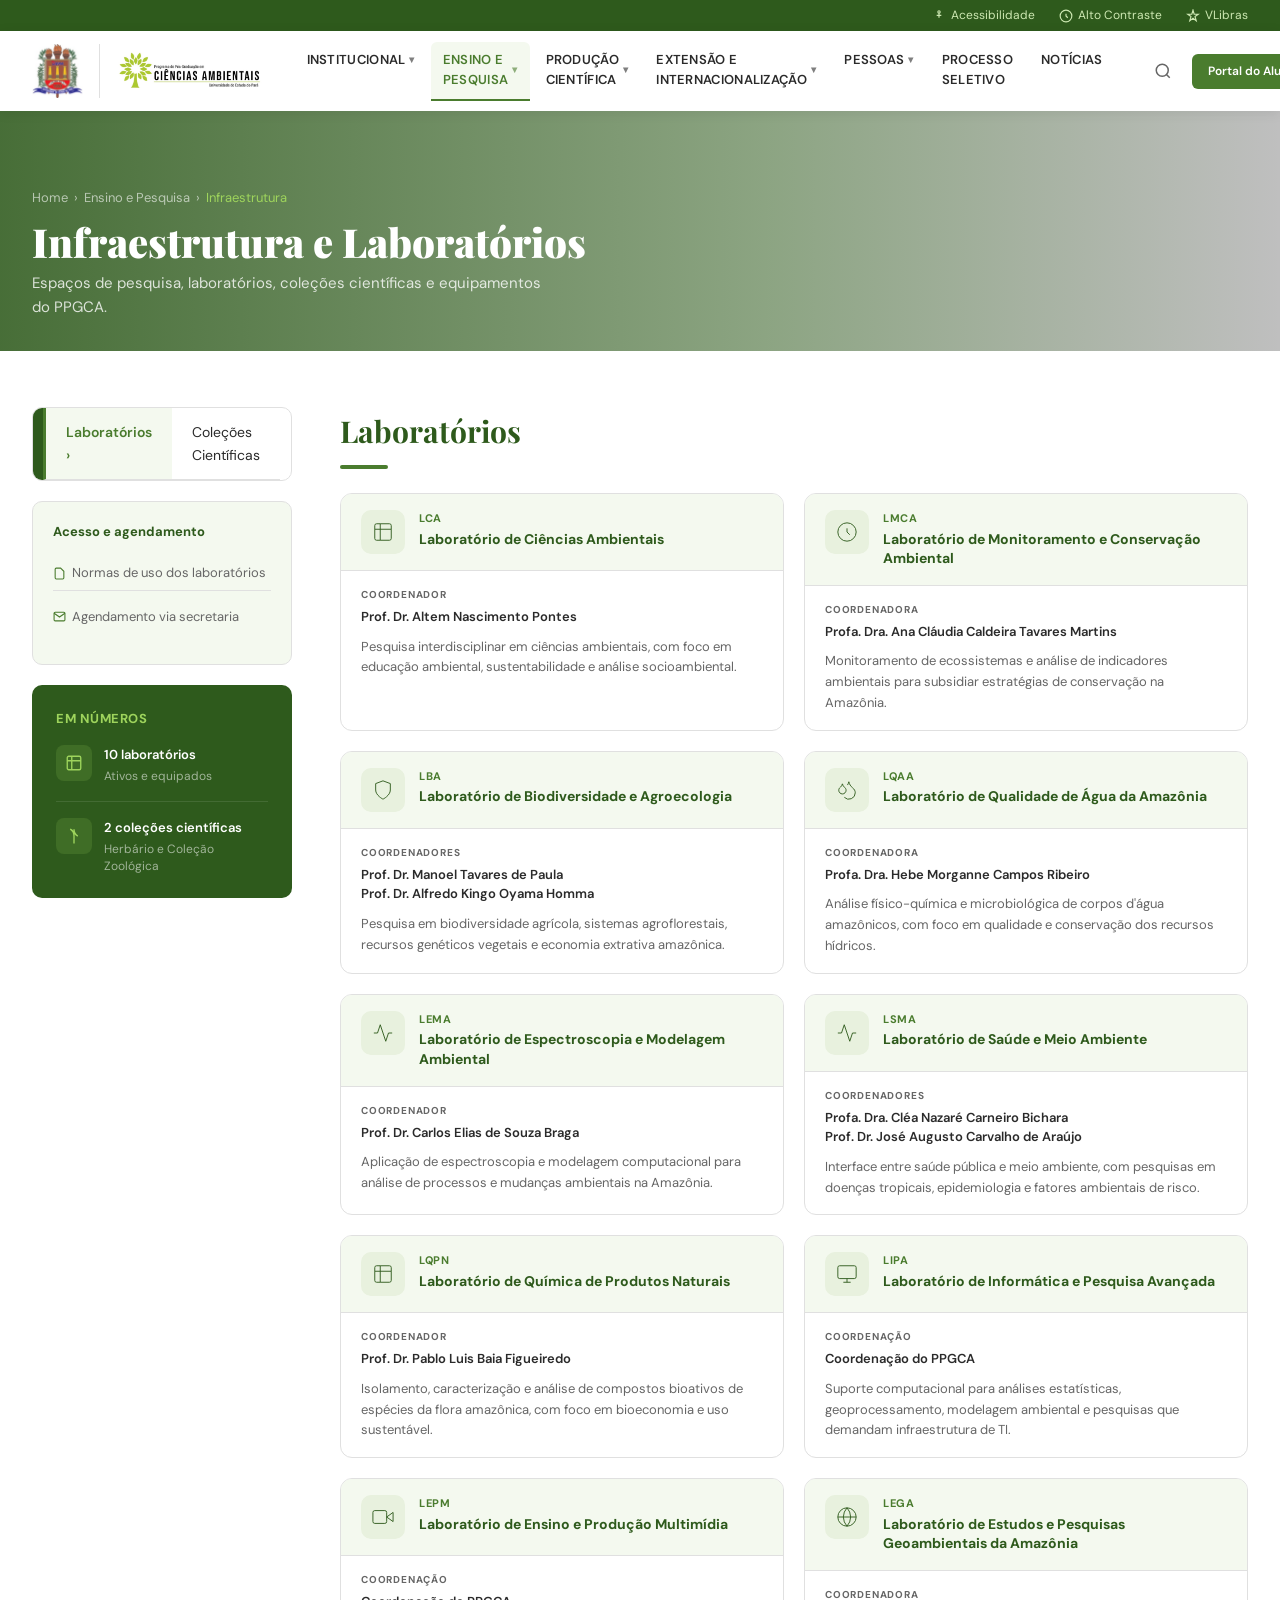
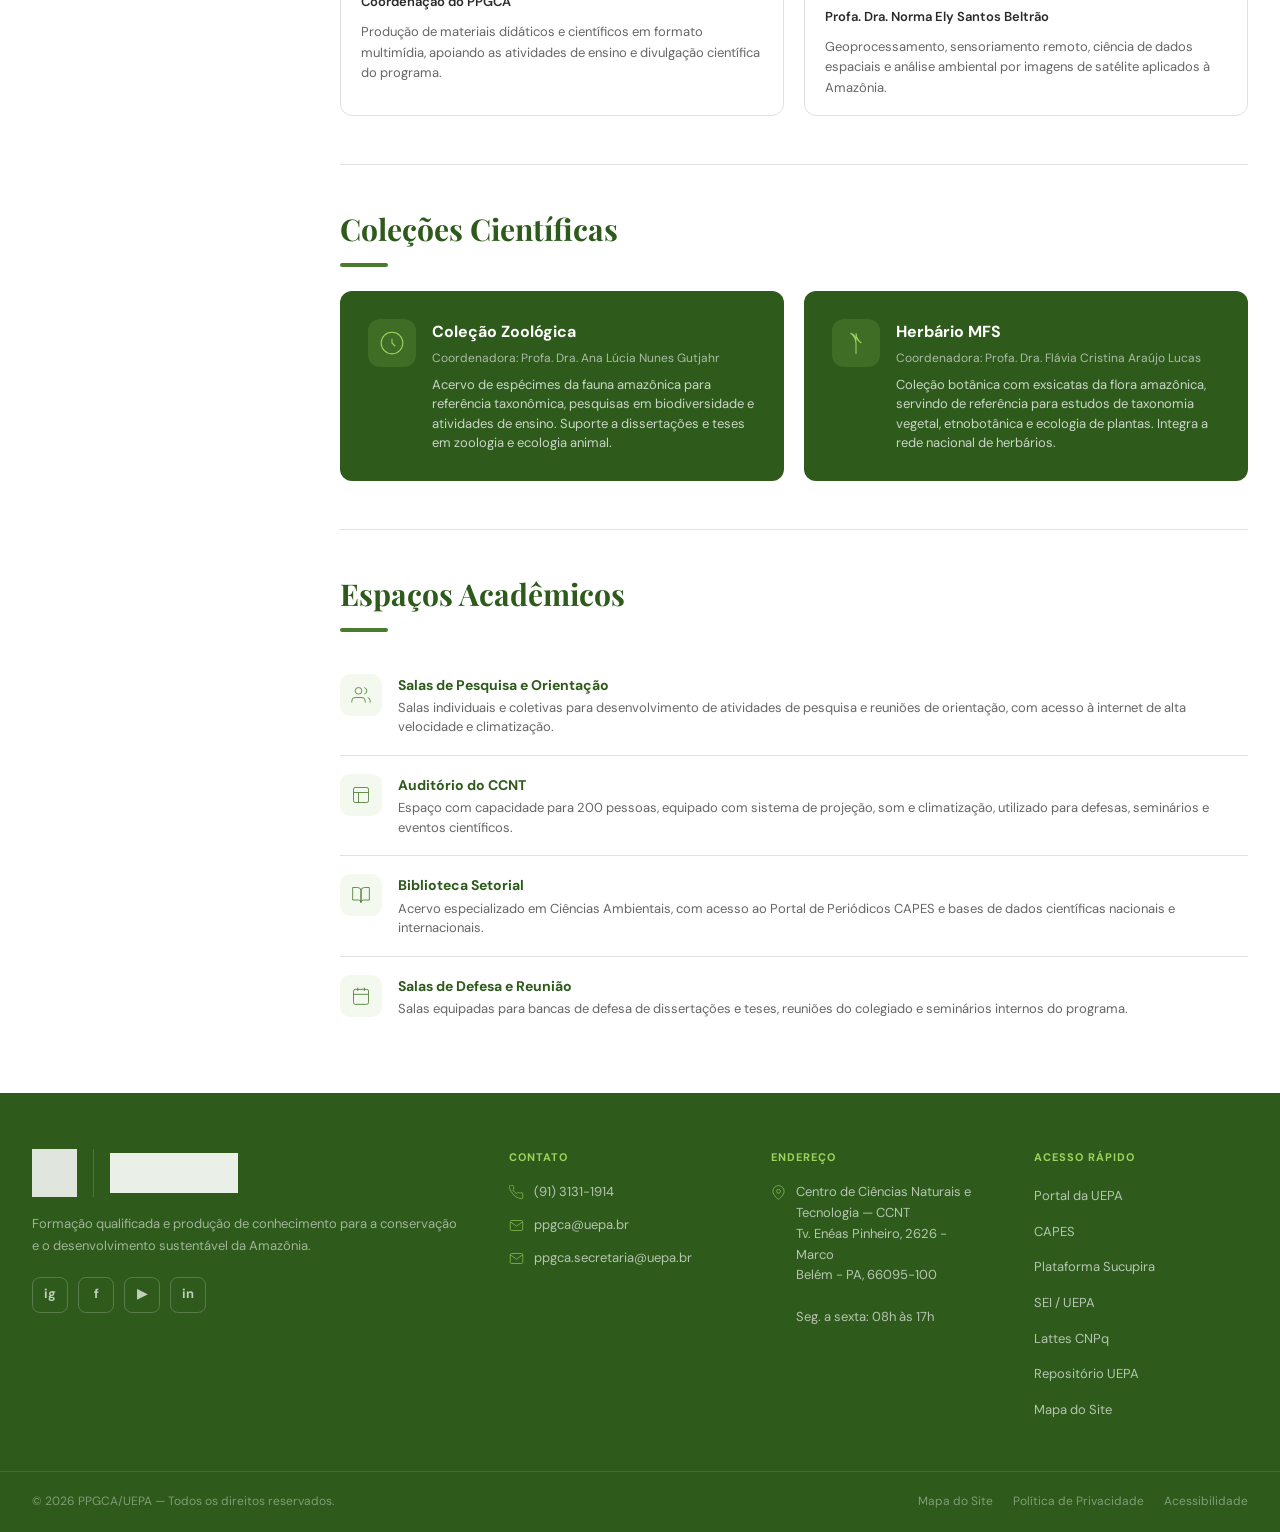
<file: infraestrutura.html>
<!DOCTYPE html>
<html lang="pt-BR">
<head>
<meta charset="UTF-8">
<meta name="viewport" content="width=device-width, initial-scale=1.0">
<title>Infraestrutura e Laboratórios — PPGCA/UEPA</title>
<link rel="stylesheet" href="ppgca-base.css">
<style>
  .labs-grid { display: grid; grid-template-columns: repeat(2, 1fr); gap: 20px; margin-bottom: 48px; }
  .lab-card { background: var(--branco); border: 1px solid var(--borda); border-radius: 12px; overflow: hidden; transition: box-shadow .2s, border-color .2s; display: flex; flex-direction: column; }
  .lab-card:hover { box-shadow: var(--sombra); border-color: var(--verde-claro); }
  .lab-card-header { background: var(--fundo-alt); padding: 16px 20px; border-bottom: 1px solid var(--borda); display: flex; gap: 14px; align-items: flex-start; }
  .lab-icone { width: 44px; height: 44px; border-radius: 10px; background: var(--verde-claro); display: flex; align-items: center; justify-content: center; flex-shrink: 0; }
  .lab-icone svg { width: 22px; height: 22px; stroke: var(--verde-escuro); fill: none; }
  .lab-header-texto .sigla { font-size: 11px; font-weight: 700; color: var(--verde); letter-spacing: .5px; margin-bottom: 2px; }
  .lab-header-texto h3 { font-size: 14px; font-weight: 700; color: var(--verde-escuro); line-height: 1.4; }
  .lab-card-body { padding: 16px 20px; flex: 1; }
  .coord-label { font-size: 10px; font-weight: 700; text-transform: uppercase; letter-spacing: .8px; color: var(--cinza-medio); margin-bottom: 4px; }
  .coord-nome { font-size: 13px; font-weight: 600; color: var(--cinza-texto); line-height: 1.5; }
  .lab-desc { font-size: 13px; color: var(--cinza-medio); line-height: 1.6; margin-top: 10px; }

  .colecoes-grid { display: grid; grid-template-columns: repeat(2, 1fr); gap: 20px; margin-bottom: 48px; }
  .colecao-card { background: var(--verde-escuro); border-radius: 12px; padding: 28px; color: #fff; display: flex; gap: 16px; }
  .colecao-icon { width: 48px; height: 48px; background: rgba(158,212,92,.15); border-radius: 12px; display: flex; align-items: center; justify-content: center; flex-shrink: 0; }
  .colecao-icon svg { width: 26px; height: 26px; stroke: #9ed45c; fill: none; }
  .colecao-info h3 { font-size: 16px; font-weight: 700; color: #fff; margin-bottom: 4px; }
  .colecao-info .coord { font-size: 12px; color: rgba(255,255,255,.6); margin-bottom: 8px; }
  .colecao-info p { font-size: 13px; color: rgba(255,255,255,.75); line-height: 1.5; }

  .espacos-lista { display: flex; flex-direction: column; }
  .espaco-item { display: flex; gap: 16px; padding: 18px 0; border-bottom: 1px solid var(--borda); align-items: flex-start; }
  .espaco-item:last-child { border-bottom: none; }
  .espaco-icon { width: 42px; height: 42px; background: var(--fundo-alt); border-radius: 10px; display: flex; align-items: center; justify-content: center; flex-shrink: 0; }
  .espaco-icon svg { width: 20px; height: 20px; stroke: var(--verde); fill: none; }
  .espaco-info h4 { font-size: 14px; font-weight: 700; color: var(--verde-escuro); margin-bottom: 2px; }
  .espaco-info p { font-size: 13px; color: var(--cinza-medio); line-height: 1.5; }
</style>
</head>
<body>
<div id="site-header"></div>

<div class="page-hero">
  <div class="page-hero-bg" style="background-image: url('https://images.unsplash.com/photo-1532094349884-543bc11b234d?w=1600&q=80');"></div>
  <div class="page-hero-overlay"></div>
  <div class="page-hero-content">
    <div>
      <div class="breadcrumb"><a href="index.html">Home</a> › <a href="ensino-pesquisa.html">Ensino e Pesquisa</a> › <span>Infraestrutura</span></div>
      <h1>Infraestrutura e Laboratórios</h1>
      <p>Espaços de pesquisa, laboratórios, coleções científicas e equipamentos do PPGCA.</p>
    </div>
  </div>
</div>

<div class="container">
  <div class="layout-sidebar">

    <aside class="sidebar">
      <nav class="sidebar-nav">
        <div class="sidebar-nav-title">Navegação</div>
        <a href="#laboratorios" class="ativo">Laboratórios ›</a>
        <a href="#colecoes">Coleções Científicas</a>
        <a href="#espacos">Espaços Acadêmicos</a>
      </nav>
      <div class="sidebar-card" style="margin-top:20px;">
        <h4>Acesso e agendamento</h4>
        <ul>
          <li><a href="#" style="display:flex;align-items:center;gap:6px;font-size:13px;color:var(--cinza-medio);text-decoration:none;padding:6px 0;border-bottom:1px solid var(--borda);">
            <svg width="13" height="13" viewBox="0 0 24 24" fill="none" stroke="var(--verde)" stroke-width="2"><path d="M14 2H6a2 2 0 00-2 2v16a2 2 0 002 2h12a2 2 0 002-2V8z"/></svg>
            Normas de uso dos laboratórios
          </a></li>
          <li><a href="mailto:ppgca@uepa.br" style="display:flex;align-items:center;gap:6px;font-size:13px;color:var(--cinza-medio);text-decoration:none;padding:6px 0;">
            <svg width="13" height="13" viewBox="0 0 24 24" fill="none" stroke="var(--verde)" stroke-width="2"><path d="M4 4h16c1.1 0 2 .9 2 2v12c0 1.1-.9 2-2 2H4c-1.1 0-2-.9-2-2V6c0-1.1.9-2 2-2z"/><polyline points="22,6 12,13 2,6"/></svg>
            Agendamento via secretaria
          </a></li>
        </ul>
      </div>
      <div class="destaque-lateral" style="margin-top:20px;">
        <h4>Em números</h4>
        <div class="destaque-lateral-item">
          <div class="destaque-lateral-icon"><svg viewBox="0 0 24 24"><path d="M9 3H5a2 2 0 00-2 2v4m6-6h10a2 2 0 012 2v4M9 3v18m0 0h10a2 2 0 002-2V9M9 21H5a2 2 0 01-2-2V9m0 0h18"/></svg></div>
          <div><h5>10 laboratórios</h5><p>Ativos e equipados</p></div>
        </div>
        <div class="destaque-lateral-item">
          <div class="destaque-lateral-icon"><svg viewBox="0 0 24 24"><path d="M12 22V12m0 0C12 6 7 3 7 3s5 1 5 7m0-7c0 6 5 9 5 9s-5-2-5-9"/></svg></div>
          <div><h5>2 coleções científicas</h5><p>Herbário e Coleção Zoológica</p></div>
        </div>
      </div>
    </aside>

    <main>

      <!-- LABORATÓRIOS -->
      <section id="laboratorios">
        <h2 class="content-title">Laboratórios</h2>
        <div class="content-title-line"></div>
        <div class="labs-grid">

          <div class="lab-card">
            <div class="lab-card-header">
              <div class="lab-icone"><svg viewBox="0 0 24 24"><path d="M9 3H5a2 2 0 00-2 2v4m6-6h10a2 2 0 012 2v4M9 3v18m0 0h10a2 2 0 002-2V9M9 21H5a2 2 0 01-2-2V9m0 0h18"/></svg></div>
              <div class="lab-header-texto"><div class="sigla">LCA</div><h3>Laboratório de Ciências Ambientais</h3></div>
            </div>
            <div class="lab-card-body">
              <div class="coord-label">Coordenador</div>
              <div class="coord-nome">Prof. Dr. Altem Nascimento Pontes</div>
              <p class="lab-desc">Pesquisa interdisciplinar em ciências ambientais, com foco em educação ambiental, sustentabilidade e análise socioambiental.</p>
            </div>
          </div>

          <div class="lab-card">
            <div class="lab-card-header">
              <div class="lab-icone"><svg viewBox="0 0 24 24"><circle cx="12" cy="12" r="10"/><path d="M12 8v4l3 3"/></svg></div>
              <div class="lab-header-texto"><div class="sigla">LMCA</div><h3>Laboratório de Monitoramento e Conservação Ambiental</h3></div>
            </div>
            <div class="lab-card-body">
              <div class="coord-label">Coordenadora</div>
              <div class="coord-nome">Profa. Dra. Ana Cláudia Caldeira Tavares Martins</div>
              <p class="lab-desc">Monitoramento de ecossistemas e análise de indicadores ambientais para subsidiar estratégias de conservação na Amazônia.</p>
            </div>
          </div>

          <div class="lab-card">
            <div class="lab-card-header">
              <div class="lab-icone"><svg viewBox="0 0 24 24"><path d="M12 22s8-4 8-10V5l-8-3-8 3v7c0 6 8 10 8 10z"/></svg></div>
              <div class="lab-header-texto"><div class="sigla">LBA</div><h3>Laboratório de Biodiversidade e Agroecologia</h3></div>
            </div>
            <div class="lab-card-body">
              <div class="coord-label">Coordenadores</div>
              <div class="coord-nome">Prof. Dr. Manoel Tavares de Paula<br>Prof. Dr. Alfredo Kingo Oyama Homma</div>
              <p class="lab-desc">Pesquisa em biodiversidade agrícola, sistemas agroflorestais, recursos genéticos vegetais e economia extrativa amazônica.</p>
            </div>
          </div>

          <div class="lab-card">
            <div class="lab-card-header">
              <div class="lab-icone"><svg viewBox="0 0 24 24"><path d="M7 16.3c2.2 0 4-1.83 4-4.05 0-1.16-.57-2.26-1.71-3.19S7.29 6.75 7 5.3c-.29 1.45-1.14 2.84-2.29 3.76S3 11.1 3 12.25c0 2.22 1.8 4.05 4 4.05z"/><path d="M12.56 6.6A10.97 10.97 0 0014 3.02c.5 2.5 2 4.9 4 6.5s3 3.5 3 5.5a6.98 6.98 0 01-11.91 4.97"/></svg></div>
              <div class="lab-header-texto"><div class="sigla">LQAA</div><h3>Laboratório de Qualidade de Água da Amazônia</h3></div>
            </div>
            <div class="lab-card-body">
              <div class="coord-label">Coordenadora</div>
              <div class="coord-nome">Profa. Dra. Hebe Morganne Campos Ribeiro</div>
              <p class="lab-desc">Análise físico-química e microbiológica de corpos d'água amazônicos, com foco em qualidade e conservação dos recursos hídricos.</p>
            </div>
          </div>

          <div class="lab-card">
            <div class="lab-card-header">
              <div class="lab-icone"><svg viewBox="0 0 24 24"><polyline points="22 12 18 12 15 21 9 3 6 12 2 12"/></svg></div>
              <div class="lab-header-texto"><div class="sigla">LEMA</div><h3>Laboratório de Espectroscopia e Modelagem Ambiental</h3></div>
            </div>
            <div class="lab-card-body">
              <div class="coord-label">Coordenador</div>
              <div class="coord-nome">Prof. Dr. Carlos Elias de Souza Braga</div>
              <p class="lab-desc">Aplicação de espectroscopia e modelagem computacional para análise de processos e mudanças ambientais na Amazônia.</p>
            </div>
          </div>

          <div class="lab-card">
            <div class="lab-card-header">
              <div class="lab-icone"><svg viewBox="0 0 24 24"><path d="M22 12h-4l-3 9L9 3l-3 9H2"/></svg></div>
              <div class="lab-header-texto"><div class="sigla">LSMA</div><h3>Laboratório de Saúde e Meio Ambiente</h3></div>
            </div>
            <div class="lab-card-body">
              <div class="coord-label">Coordenadores</div>
              <div class="coord-nome">Profa. Dra. Cléa Nazaré Carneiro Bichara<br>Prof. Dr. José Augusto Carvalho de Araújo</div>
              <p class="lab-desc">Interface entre saúde pública e meio ambiente, com pesquisas em doenças tropicais, epidemiologia e fatores ambientais de risco.</p>
            </div>
          </div>

          <div class="lab-card">
            <div class="lab-card-header">
              <div class="lab-icone"><svg viewBox="0 0 24 24"><path d="M9 3H5a2 2 0 00-2 2v4m6-6h10a2 2 0 012 2v4M9 3v18m0 0h10a2 2 0 002-2V9M9 21H5a2 2 0 01-2-2V9m0 0h18"/></svg></div>
              <div class="lab-header-texto"><div class="sigla">LQPN</div><h3>Laboratório de Química de Produtos Naturais</h3></div>
            </div>
            <div class="lab-card-body">
              <div class="coord-label">Coordenador</div>
              <div class="coord-nome">Prof. Dr. Pablo Luis Baia Figueiredo</div>
              <p class="lab-desc">Isolamento, caracterização e análise de compostos bioativos de espécies da flora amazônica, com foco em bioeconomia e uso sustentável.</p>
            </div>
          </div>

          <div class="lab-card">
            <div class="lab-card-header">
              <div class="lab-icone"><svg viewBox="0 0 24 24"><rect x="2" y="3" width="20" height="14" rx="2"/><line x1="8" y1="21" x2="16" y2="21"/><line x1="12" y1="17" x2="12" y2="21"/></svg></div>
              <div class="lab-header-texto"><div class="sigla">LIPA</div><h3>Laboratório de Informática e Pesquisa Avançada</h3></div>
            </div>
            <div class="lab-card-body">
              <div class="coord-label">Coordenação</div>
              <div class="coord-nome">Coordenação do PPGCA</div>
              <p class="lab-desc">Suporte computacional para análises estatísticas, geoprocessamento, modelagem ambiental e pesquisas que demandam infraestrutura de TI.</p>
            </div>
          </div>

          <div class="lab-card">
            <div class="lab-card-header">
              <div class="lab-icone"><svg viewBox="0 0 24 24"><polygon points="23 7 16 12 23 17 23 7"/><rect x="1" y="5" width="15" height="14" rx="2"/></svg></div>
              <div class="lab-header-texto"><div class="sigla">LEPM</div><h3>Laboratório de Ensino e Produção Multimídia</h3></div>
            </div>
            <div class="lab-card-body">
              <div class="coord-label">Coordenação</div>
              <div class="coord-nome">Coordenação do PPGCA</div>
              <p class="lab-desc">Produção de materiais didáticos e científicos em formato multimídia, apoiando as atividades de ensino e divulgação científica do programa.</p>
            </div>
          </div>

          <div class="lab-card">
            <div class="lab-card-header">
              <div class="lab-icone"><svg viewBox="0 0 24 24"><circle cx="12" cy="12" r="10"/><line x1="2" y1="12" x2="22" y2="12"/><path d="M12 2a15.3 15.3 0 014 10 15.3 15.3 0 01-4 10 15.3 15.3 0 01-4-10 15.3 15.3 0 014-10z"/></svg></div>
              <div class="lab-header-texto"><div class="sigla">LEGA</div><h3>Laboratório de Estudos e Pesquisas Geoambientais da Amazônia</h3></div>
            </div>
            <div class="lab-card-body">
              <div class="coord-label">Coordenadora</div>
              <div class="coord-nome">Profa. Dra. Norma Ely Santos Beltrão</div>
              <p class="lab-desc">Geoprocessamento, sensoriamento remoto, ciência de dados espaciais e análise ambiental por imagens de satélite aplicados à Amazônia.</p>
            </div>
          </div>

        </div>
      </section>

      <!-- COLEÇÕES CIENTÍFICAS -->
      <section id="colecoes" style="padding-top:40px;border-top:1px solid var(--borda);">
        <h2 class="content-title">Coleções Científicas</h2>
        <div class="content-title-line"></div>
        <div class="colecoes-grid">
          <div class="colecao-card">
            <div class="colecao-icon"><svg viewBox="0 0 24 24"><path d="M12 2a10 10 0 100 20 10 10 0 000-20z"/><path d="M12 8v4l3 3"/></svg></div>
            <div class="colecao-info">
              <h3>Coleção Zoológica</h3>
              <p class="coord">Coordenadora: Profa. Dra. Ana Lúcia Nunes Gutjahr</p>
              <p>Acervo de espécimes da fauna amazônica para referência taxonômica, pesquisas em biodiversidade e atividades de ensino. Suporte a dissertações e teses em zoologia e ecologia animal.</p>
            </div>
          </div>
          <div class="colecao-card">
            <div class="colecao-icon"><svg viewBox="0 0 24 24"><path d="M12 22V12m0 0C12 6 7 3 7 3s5 1 5 7m0-7c0 6 5 9 5 9s-5-2-5-9"/></svg></div>
            <div class="colecao-info">
              <h3>Herbário MFS</h3>
              <p class="coord">Coordenadora: Profa. Dra. Flávia Cristina Araújo Lucas</p>
              <p>Coleção botânica com exsicatas da flora amazônica, servindo de referência para estudos de taxonomia vegetal, etnobotânica e ecologia de plantas. Integra a rede nacional de herbários.</p>
            </div>
          </div>
        </div>
      </section>

      <!-- ESPAÇOS ACADÊMICOS -->
      <section id="espacos" style="margin-top:48px;padding-top:40px;border-top:1px solid var(--borda);">
        <h2 class="content-title">Espaços Acadêmicos</h2>
        <div class="content-title-line"></div>
        <div class="espacos-lista">
          <div class="espaco-item">
            <div class="espaco-icon"><svg viewBox="0 0 24 24"><path d="M17 21v-2a4 4 0 00-4-4H5a4 4 0 00-4 4v2"/><circle cx="9" cy="7" r="4"/><path d="M23 21v-2a4 4 0 00-3-3.87M16 3.13a4 4 0 010 7.75"/></svg></div>
            <div class="espaco-info">
              <h4>Salas de Pesquisa e Orientação</h4>
              <p>Salas individuais e coletivas para desenvolvimento de atividades de pesquisa e reuniões de orientação, com acesso à internet de alta velocidade e climatização.</p>
            </div>
          </div>
          <div class="espaco-item">
            <div class="espaco-icon"><svg viewBox="0 0 24 24"><rect x="3" y="3" width="18" height="18" rx="2"/><path d="M3 9h18M9 21V9"/></svg></div>
            <div class="espaco-info">
              <h4>Auditório do CCNT</h4>
              <p>Espaço com capacidade para 200 pessoas, equipado com sistema de projeção, som e climatização, utilizado para defesas, seminários e eventos científicos.</p>
            </div>
          </div>
          <div class="espaco-item">
            <div class="espaco-icon"><svg viewBox="0 0 24 24"><path d="M2 3h6a4 4 0 014 4v14a3 3 0 00-3-3H2z"/><path d="M22 3h-6a4 4 0 00-4 4v14a3 3 0 013-3h7z"/></svg></div>
            <div class="espaco-info">
              <h4>Biblioteca Setorial</h4>
              <p>Acervo especializado em Ciências Ambientais, com acesso ao Portal de Periódicos CAPES e bases de dados científicas nacionais e internacionais.</p>
            </div>
          </div>
          <div class="espaco-item">
            <div class="espaco-icon"><svg viewBox="0 0 24 24"><rect x="3" y="4" width="18" height="18" rx="2"/><line x1="16" y1="2" x2="16" y2="6"/><line x1="8" y1="2" x2="8" y2="6"/><line x1="3" y1="10" x2="21" y2="10"/></svg></div>
            <div class="espaco-info">
              <h4>Salas de Defesa e Reunião</h4>
              <p>Salas equipadas para bancas de defesa de dissertações e teses, reuniões do colegiado e seminários internos do programa.</p>
            </div>
          </div>
        </div>
      </section>

    </main>
  </div>
</div>

<div id="site-footer"></div>
<script>const PAGINA_ATIVA = 'ensino';</script>
<script src="ppgca-components.js"></script>
</body>
</html>
</file>
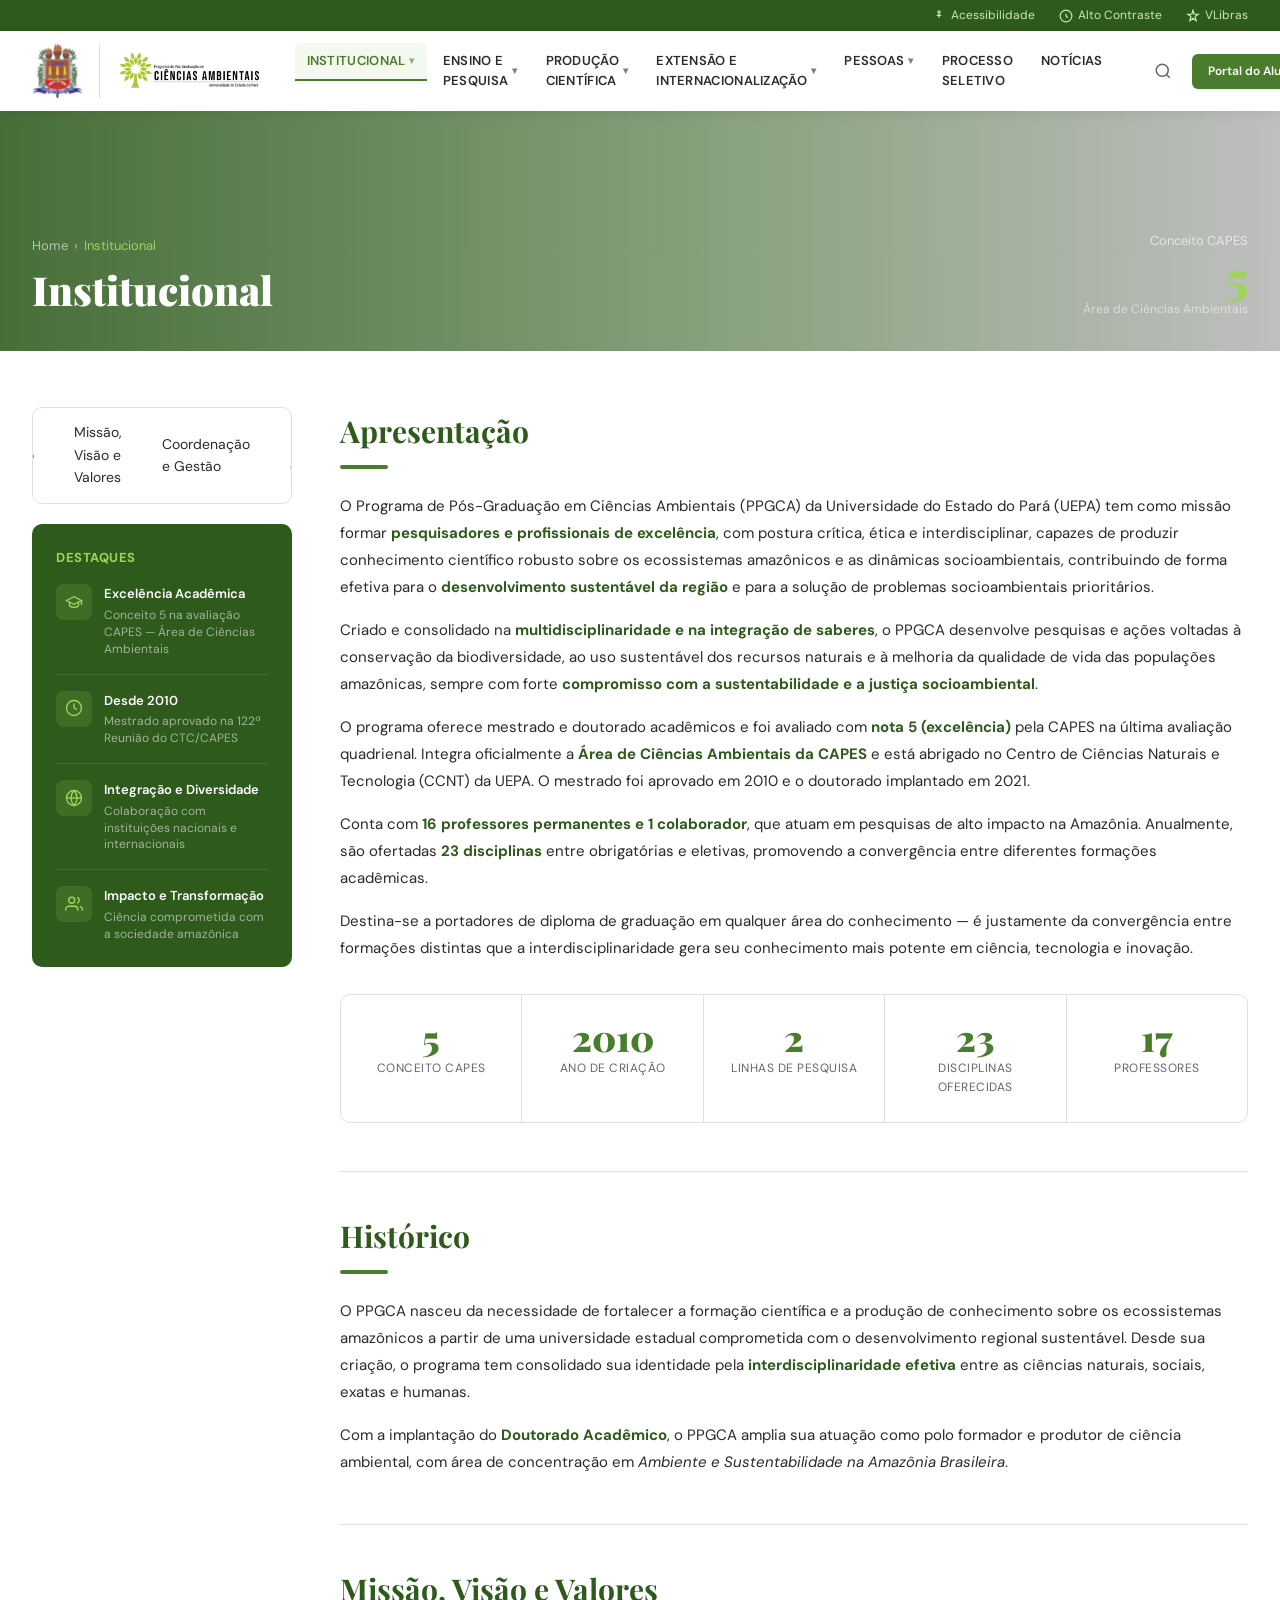
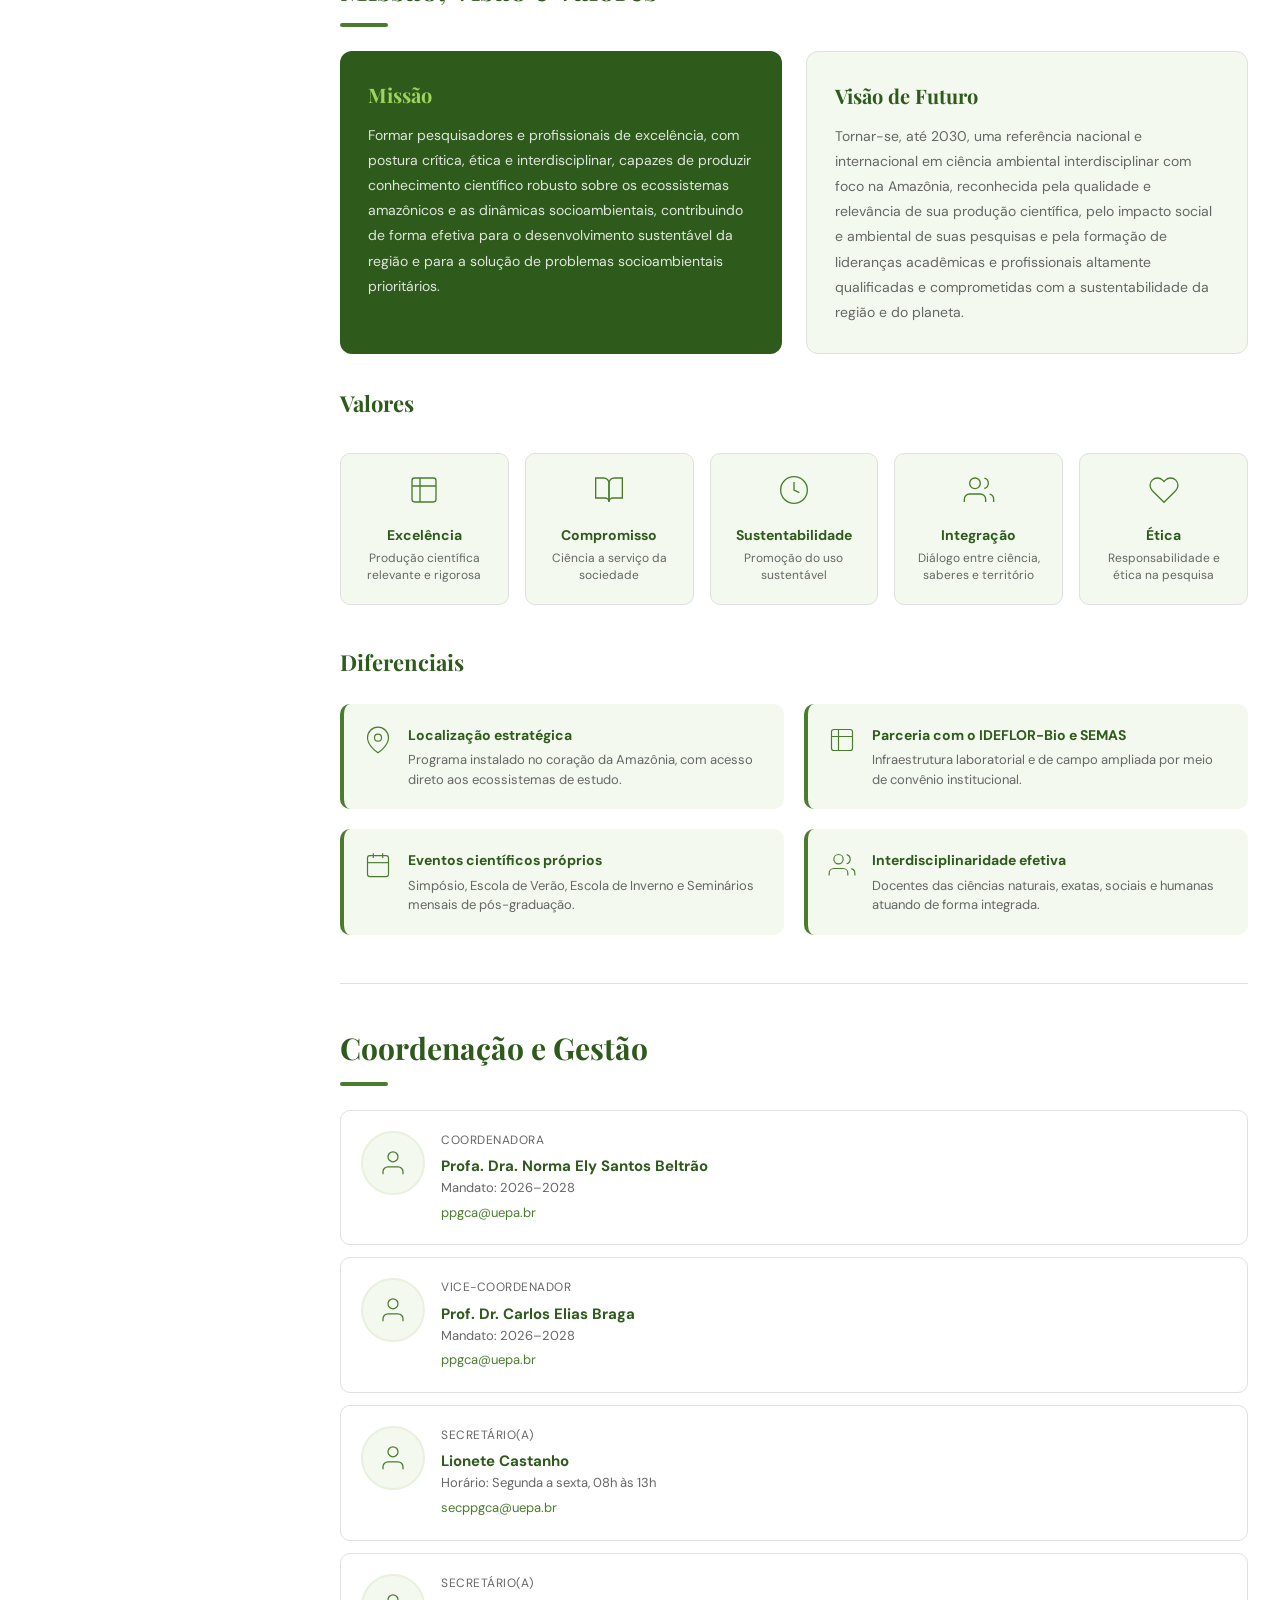
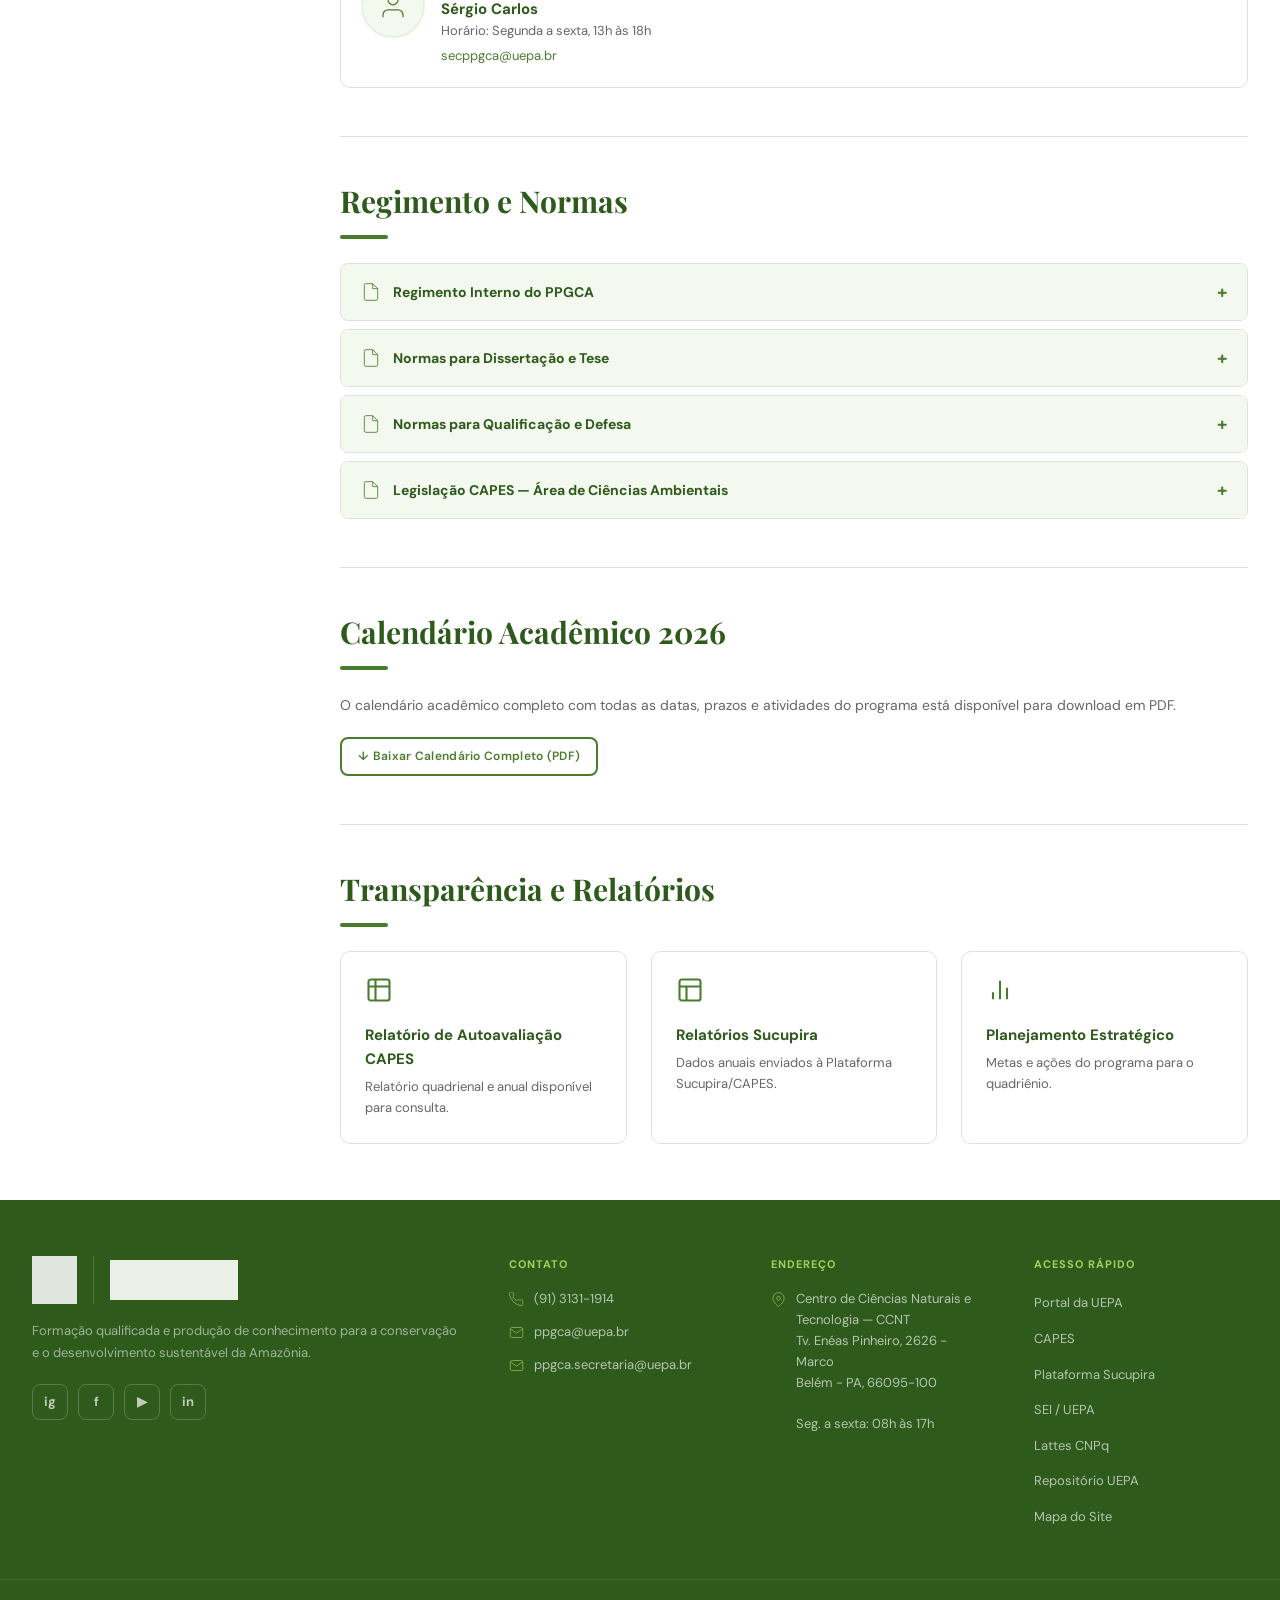
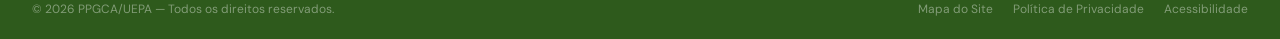
<file: institucional.html>
<!DOCTYPE html>
<html lang="pt-BR">
<head>
<meta charset="UTF-8">
<meta name="viewport" content="width=device-width, initial-scale=1.0">
<title>Institucional — PPGCA/UEPA</title>
<link rel="stylesheet" href="ppgca-base.css">
<style>
  .valores-grid { display: grid; grid-template-columns: repeat(5, 1fr); gap: 16px; margin-top: 32px; }
  .valor-item { text-align: center; padding: 20px 12px; background: var(--fundo-alt); border-radius: 10px; border: 1px solid var(--borda); }
  .valor-item svg { width: 32px; height: 32px; stroke: var(--verde); fill: none; margin-bottom: 10px; }
  .valor-item h4 { font-size: 14px; font-weight: 700; color: var(--verde-escuro); margin-bottom: 4px; }
  .valor-item p { font-size: 12px; color: var(--cinza-medio); line-height: 1.4; }

  .diferenciais-grid { display: grid; grid-template-columns: repeat(2, 1fr); gap: 20px; margin-top: 24px; }
  .diferencial { display: flex; gap: 16px; padding: 20px; background: var(--fundo-alt); border-radius: 10px; border-left: 4px solid var(--verde); }
  .diferencial svg { width: 28px; height: 28px; stroke: var(--verde); fill: none; flex-shrink: 0; margin-top: 2px; }
  .diferencial h4 { font-size: 14px; font-weight: 700; color: var(--verde-escuro); margin-bottom: 4px; }
  .diferencial p { font-size: 13px; color: var(--cinza-medio); line-height: 1.5; }

  .missao-visao { display: grid; grid-template-columns: 1fr 1fr; gap: 24px; margin-top: 24px; }
  .mv-box { padding: 28px; border-radius: 12px; }
  .mv-box.missao { background: var(--verde-escuro); color: #fff; }
  .mv-box.visao { background: var(--fundo-alt); border: 1px solid var(--borda); }
  .mv-box h3 { font-family: 'Playfair Display', serif; font-size: 20px; font-weight: 700; margin-bottom: 12px; }
  .mv-box.missao h3 { color: #9ed45c; }
  .mv-box.visao h3 { color: var(--verde-escuro); }
  .mv-box p { font-size: 14px; line-height: 1.8; }
  .mv-box.missao p { color: rgba(255,255,255,.85); }
  .mv-box.visao p { color: var(--cinza-medio); }

  .gestao-card { display: flex; gap: 16px; padding: 20px; background: var(--branco); border: 1px solid var(--borda); border-radius: 10px; margin-bottom: 12px; }
  .gestao-avatar { width: 64px; height: 64px; border-radius: 50%; background: var(--fundo-alt); border: 2px solid var(--verde-claro); display: flex; align-items: center; justify-content: center; flex-shrink: 0; }
  .gestao-avatar svg { width: 30px; height: 30px; stroke: var(--verde); fill: none; }
  .gestao-info h4 { font-size: 15px; font-weight: 700; color: var(--verde-escuro); }
  .gestao-info .cargo { font-size: 12px; color: var(--cinza-medio); margin-bottom: 4px; text-transform: uppercase; letter-spacing: .5px; }
  .gestao-info p { font-size: 13px; color: var(--cinza-medio); }
  .gestao-info a { font-size: 13px; color: var(--verde); text-decoration: none; }
</style>
</head>
<body>
<div id="site-header"></div>

<!-- PAGE HERO -->
<div class="page-hero">
  <div class="page-hero-bg" style="background-image: url('https://images.unsplash.com/photo-1448375240586-882707db888b?w=1600&q=80');"></div>
  <div class="page-hero-overlay"></div>
  <div class="page-hero-content">
    <div>
      <div class="breadcrumb"><a href="index.html">Home</a> › <span>Institucional</span></div>
      <h1>Institucional</h1>
    </div>
    <div style="text-align:right;">
      <div style="font-size:13px;color:rgba(255,255,255,.65);">Conceito CAPES</div>
      <div style="font-family:'Playfair Display',serif;font-size:48px;font-weight:900;color:#9ed45c;line-height:1;">5</div>
      <div style="font-size:12px;color:rgba(255,255,255,.55);">Área de Ciências Ambientais</div>
    </div>
  </div>
</div>

<!-- CONTEÚDO -->
<div class="container">
  <div class="layout-sidebar">

    <!-- SIDEBAR -->
    <aside class="sidebar">
      <nav class="sidebar-nav">
        <div class="sidebar-nav-title">Navegação</div>
        <a href="#apresentacao" class="ativo">Apresentação ›</a>
        <a href="#historico">Histórico</a>
        <a href="#missao">Missão, Visão e Valores</a>
        <a href="#coordenacao">Coordenação e Gestão</a>
        <a href="#regimento">Regimento e Normas</a>
        <a href="#calendario">Calendário Acadêmico</a>
        <a href="#transparencia">Transparência</a>
      </nav>

      <div class="destaque-lateral">
        <h4>Destaques</h4>
        <div class="destaque-lateral-item">
          <div class="destaque-lateral-icon">
            <svg viewBox="0 0 24 24"><path d="M22 10v6M2 10l10-5 10 5-10 5z"/><path d="M6 12v5c3 3 9 3 12 0v-5"/></svg>
          </div>
          <div>
            <h5>Excelência Acadêmica</h5>
            <p>Conceito 5 na avaliação CAPES — Área de Ciências Ambientais</p>
          </div>
        </div>
        <div class="destaque-lateral-item">
          <div class="destaque-lateral-icon">
            <svg viewBox="0 0 24 24"><path d="M12 2a10 10 0 100 20 10 10 0 000-20z"/><path d="M12 6v6l4 2"/></svg>
          </div>
          <div>
            <h5>Desde 2010</h5>
            <p>Mestrado aprovado na 122ª Reunião do CTC/CAPES</p>
          </div>
        </div>
        <div class="destaque-lateral-item">
          <div class="destaque-lateral-icon">
            <svg viewBox="0 0 24 24"><circle cx="12" cy="12" r="10"/><line x1="2" y1="12" x2="22" y2="12"/><path d="M12 2a15.3 15.3 0 014 10 15.3 15.3 0 01-4 10 15.3 15.3 0 01-4-10 15.3 15.3 0 014-10z"/></svg>
          </div>
          <div>
            <h5>Integração e Diversidade</h5>
            <p>Colaboração com instituições nacionais e internacionais</p>
          </div>
        </div>
        <div class="destaque-lateral-item">
          <div class="destaque-lateral-icon">
            <svg viewBox="0 0 24 24"><path d="M17 21v-2a4 4 0 00-4-4H5a4 4 0 00-4 4v2"/><circle cx="9" cy="7" r="4"/><path d="M23 21v-2a4 4 0 00-3-3.87M16 3.13a4 4 0 010 7.75"/></svg>
          </div>
          <div>
            <h5>Impacto e Transformação</h5>
            <p>Ciência comprometida com a sociedade amazônica</p>
          </div>
        </div>
      </div>
    </aside>

    <!-- MAIN -->
    <main>

      <!-- APRESENTAÇÃO -->
      <section id="apresentacao">
        <h2 class="content-title">Apresentação</h2>
        <div class="content-title-line"></div>
        <div class="content-text">
          <p>O Programa de Pós-Graduação em Ciências Ambientais (PPGCA) da Universidade do Estado do Pará (UEPA) tem como missão formar <strong>pesquisadores e profissionais de excelência</strong>, com postura crítica, ética e interdisciplinar, capazes de produzir conhecimento científico robusto sobre os ecossistemas amazônicos e as dinâmicas socioambientais, contribuindo de forma efetiva para o <strong>desenvolvimento sustentável da região</strong> e para a solução de problemas socioambientais prioritários.</p>
          <p>Criado e consolidado na <strong>multidisciplinaridade e na integração de saberes</strong>, o PPGCA desenvolve pesquisas e ações voltadas à conservação da biodiversidade, ao uso sustentável dos recursos naturais e à melhoria da qualidade de vida das populações amazônicas, sempre com forte <strong>compromisso com a sustentabilidade e a justiça socioambiental</strong>.</p>
          <p>O programa oferece mestrado e doutorado acadêmicos e foi avaliado com <strong>nota 5 (excelência)</strong> pela CAPES na última avaliação quadrienal. Integra oficialmente a <strong>Área de Ciências Ambientais da CAPES</strong> e está abrigado no Centro de Ciências Naturais e Tecnologia (CCNT) da UEPA. O mestrado foi aprovado em 2010 e o doutorado implantado em 2021.</p>
          <p>Conta com <strong>16 professores permanentes e 1 colaborador</strong>, que atuam em pesquisas de alto impacto na Amazônia. Anualmente, são ofertadas <strong>23 disciplinas</strong> entre obrigatórias e eletivas, promovendo a convergência entre diferentes formações acadêmicas.</p>
          <p>Destina-se a portadores de diploma de graduação em qualquer área do conhecimento — é justamente da convergência entre formações distintas que a interdisciplinaridade gera seu conhecimento mais potente em ciência, tecnologia e inovação.</p>
        </div>

        <div class="stats-row" style="margin-top: 32px;">
          <div class="stat-box"><div class="n">5</div><div class="l">Conceito CAPES</div></div>
          <div class="stat-box"><div class="n">2010</div><div class="l">Ano de criação</div></div>
          <div class="stat-box"><div class="n">2</div><div class="l">Linhas de pesquisa</div></div>
          <div class="stat-box"><div class="n">23</div><div class="l">Disciplinas oferecidas</div></div>
          <div class="stat-box"><div class="n">17</div><div class="l">Professores</div></div>
        </div>
      </section>

      <!-- HISTÓRICO -->
      <section id="historico" style="margin-top: 48px; padding-top: 40px; border-top: 1px solid var(--borda);">
        <h2 class="content-title">Histórico</h2>
        <div class="content-title-line"></div>
        <div class="content-text">
          <p>O PPGCA nasceu da necessidade de fortalecer a formação científica e a produção de conhecimento sobre os ecossistemas amazônicos a partir de uma universidade estadual comprometida com o desenvolvimento regional sustentável. Desde sua criação, o programa tem consolidado sua identidade pela <strong>interdisciplinaridade efetiva</strong> entre as ciências naturais, sociais, exatas e humanas.</p>
          <p>Com a implantação do <strong>Doutorado Acadêmico</strong>, o PPGCA amplia sua atuação como polo formador e produtor de ciência ambiental, com área de concentração em <em>Ambiente e Sustentabilidade na Amazônia Brasileira</em>.</p>
        </div>
      </section>

      <!-- MISSÃO, VISÃO E VALORES -->
      <section id="missao" style="margin-top: 48px; padding-top: 40px; border-top: 1px solid var(--borda);">
        <h2 class="content-title">Missão, Visão e Valores</h2>
        <div class="content-title-line"></div>

        <div class="missao-visao">
          <div class="mv-box missao">
            <h3>Missão</h3>
            <p>Formar pesquisadores e profissionais de excelência, com postura crítica, ética e interdisciplinar, capazes de produzir conhecimento científico robusto sobre os ecossistemas amazônicos e as dinâmicas socioambientais, contribuindo de forma efetiva para o desenvolvimento sustentável da região e para a solução de problemas socioambientais prioritários.</p>
          </div>
          <div class="mv-box visao">
            <h3>Visão de Futuro</h3>
            <p>Tornar-se, até 2030, uma referência nacional e internacional em ciência ambiental interdisciplinar com foco na Amazônia, reconhecida pela qualidade e relevância de sua produção científica, pelo impacto social e ambiental de suas pesquisas e pela formação de lideranças acadêmicas e profissionais altamente qualificadas e comprometidas com a sustentabilidade da região e do planeta.</p>
          </div>
        </div>

        <h3 class="content-title" style="font-size:22px; margin-top: 32px; margin-bottom: 6px;">Valores</h3>
        <div class="valores-grid">
          <div class="valor-item">
            <svg viewBox="0 0 24 24"><path d="M9 3H5a2 2 0 00-2 2v4m6-6h10a2 2 0 012 2v4M9 3v18m0 0h10a2 2 0 002-2V9M9 21H5a2 2 0 01-2-2V9m0 0h18"/></svg>
            <h4>Excelência</h4>
            <p>Produção científica relevante e rigorosa</p>
          </div>
          <div class="valor-item">
            <svg viewBox="0 0 24 24"><path d="M2 3h6a4 4 0 014 4v14a3 3 0 00-3-3H2z"/><path d="M22 3h-6a4 4 0 00-4 4v14a3 3 0 013-3h7z"/></svg>
            <h4>Compromisso</h4>
            <p>Ciência a serviço da sociedade</p>
          </div>
          <div class="valor-item">
            <svg viewBox="0 0 24 24"><path d="M12 2a10 10 0 100 20 10 10 0 000-20z"/><path d="M12 6v6l4 2"/></svg>
            <h4>Sustentabilidade</h4>
            <p>Promoção do uso sustentável</p>
          </div>
          <div class="valor-item">
            <svg viewBox="0 0 24 24"><path d="M17 21v-2a4 4 0 00-4-4H5a4 4 0 00-4 4v2"/><circle cx="9" cy="7" r="4"/><path d="M23 21v-2a4 4 0 00-3-3.87M16 3.13a4 4 0 010 7.75"/></svg>
            <h4>Integração</h4>
            <p>Diálogo entre ciência, saberes e território</p>
          </div>
          <div class="valor-item">
            <svg viewBox="0 0 24 24"><path d="M20.84 4.61a5.5 5.5 0 00-7.78 0L12 5.67l-1.06-1.06a5.5 5.5 0 00-7.78 7.78l1.06 1.06L12 21.23l7.78-7.78 1.06-1.06a5.5 5.5 0 000-7.78z"/></svg>
            <h4>Ética</h4>
            <p>Responsabilidade e ética na pesquisa</p>
          </div>
        </div>

        <h3 class="content-title" style="font-size:22px; margin-top:40px; margin-bottom:6px;">Diferenciais</h3>
        <div class="diferenciais-grid">
          <div class="diferencial">
            <svg viewBox="0 0 24 24"><path d="M21 10c0 7-9 13-9 13s-9-6-9-13a9 9 0 0118 0z"/><circle cx="12" cy="10" r="3"/></svg>
            <div>
              <h4>Localização estratégica</h4>
              <p>Programa instalado no coração da Amazônia, com acesso direto aos ecossistemas de estudo.</p>
            </div>
          </div>
          <div class="diferencial">
            <svg viewBox="0 0 24 24"><path d="M9 3H5a2 2 0 00-2 2v4m6-6h10a2 2 0 012 2v4M9 3v18m0 0h10a2 2 0 002-2V9M9 21H5a2 2 0 01-2-2V9m0 0h18"/></svg>
            <div>
              <h4>Parceria com o IDEFLOR-Bio e SEMAS</h4>
              <p>Infraestrutura laboratorial e de campo ampliada por meio de convênio institucional.</p>
            </div>
          </div>
          <div class="diferencial">
            <svg viewBox="0 0 24 24"><rect x="3" y="4" width="18" height="18" rx="2"/><line x1="16" y1="2" x2="16" y2="6"/><line x1="8" y1="2" x2="8" y2="6"/><line x1="3" y1="10" x2="21" y2="10"/></svg>
            <div>
              <h4>Eventos científicos próprios</h4>
              <p>Simpósio, Escola de Verão, Escola de Inverno e Seminários mensais de pós-graduação.</p>
            </div>
          </div>
          <div class="diferencial">
            <svg viewBox="0 0 24 24"><path d="M17 21v-2a4 4 0 00-4-4H5a4 4 0 00-4 4v2"/><circle cx="9" cy="7" r="4"/><path d="M23 21v-2a4 4 0 00-3-3.87M16 3.13a4 4 0 010 7.75"/></svg>
            <div>
              <h4>Interdisciplinaridade efetiva</h4>
              <p>Docentes das ciências naturais, exatas, sociais e humanas atuando de forma integrada.</p>
            </div>
          </div>
        </div>
      </section>

      <!-- COORDENAÇÃO -->
      <section id="coordenacao" style="margin-top: 48px; padding-top: 40px; border-top: 1px solid var(--borda);">
        <h2 class="content-title">Coordenação e Gestão</h2>
        <div class="content-title-line"></div>

        <div class="gestao-card">
          <div class="gestao-avatar">
            <svg viewBox="0 0 24 24"><path d="M20 21v-2a4 4 0 00-4-4H8a4 4 0 00-4 4v2"/><circle cx="12" cy="7" r="4"/></svg>
          </div>
          <div class="gestao-info">
            <div class="cargo">Coordenadora</div>
            <h4>Profa. Dra. Norma Ely Santos Beltrão</h4>
            <p>Mandato: 2026–2028</p>
            <a href="mailto:ppgca@uepa.br">ppgca@uepa.br</a>
          </div>
        </div>
        <div class="gestao-card">
          <div class="gestao-avatar">
            <svg viewBox="0 0 24 24"><path d="M20 21v-2a4 4 0 00-4-4H8a4 4 0 00-4 4v2"/><circle cx="12" cy="7" r="4"/></svg>
          </div>
          <div class="gestao-info">
            <div class="cargo">Vice-Coordenador</div>
            <h4>Prof. Dr. Carlos Elias Braga</h4>
            <p>Mandato: 2026–2028</p>
            <a href="mailto:ppgca@uepa.br">ppgca@uepa.br</a>
          </div>
        </div>
        <div class="gestao-card">
          <div class="gestao-avatar">
            <svg viewBox="0 0 24 24"><path d="M20 21v-2a4 4 0 00-4-4H8a4 4 0 00-4 4v2"/><circle cx="12" cy="7" r="4"/></svg>
          </div>
          <div class="gestao-info">
            <div class="cargo">Secretário(a)</div>
            <h4>Lionete Castanho</h4>
            <p>Horário: Segunda a sexta, 08h às 13h</p>
            <a href="mailto:secppgca@uepa.br">secppgca@uepa.br</a>
          </div>
        </div>
        <div class="gestao-card">
          <div class="gestao-avatar">
            <svg viewBox="0 0 24 24"><path d="M20 21v-2a4 4 0 00-4-4H8a4 4 0 00-4 4v2"/><circle cx="12" cy="7" r="4"/></svg>
          </div>
          <div class="gestao-info">
            <div class="cargo">Secretário(a)</div>
            <h4>Sérgio Carlos</h4>
            <p>Horário: Segunda a sexta, 13h às 18h</p>
            <a href="mailto:secppgca@uepa.br">secppgca@uepa.br</a>
          </div>
        </div>
      </section>

      <!-- REGIMENTO -->
      <section id="regimento" style="margin-top: 48px; padding-top: 40px; border-top: 1px solid var(--borda);">
        <h2 class="content-title">Regimento e Normas</h2>
        <div class="content-title-line"></div>
        <style>
          .reg-item { border: 1px solid var(--borda); border-radius: 8px; margin-bottom: 8px; overflow: hidden; }
          .reg-btn {
            width: 100%; display: flex; justify-content: space-between; align-items: center;
            padding: 16px 20px; background: var(--fundo-alt); border: none; cursor: pointer;
            font-size: 14px; font-weight: 700; color: var(--verde-escuro); font-family: inherit;
            text-align: left; gap: 12px;
          }
          .reg-btn:hover { background: var(--verde-claro); }
          .reg-btn svg.icon-doc { width: 20px; height: 20px; stroke: var(--verde); fill: none; flex-shrink: 0; }
          .reg-btn .reg-chevron { font-size: 18px; color: var(--verde); transition: transform .2s; flex-shrink: 0; }
          .reg-btn.aberto .reg-chevron { transform: rotate(45deg); }
          .reg-sub { display: none; padding: 8px 12px 12px; background: var(--branco); }
          .reg-sub.aberto { display: block; }
          .reg-sub-link {
            display: flex; align-items: center; gap: 12px; padding: 11px 14px;
            border-radius: 6px; text-decoration: none; color: var(--cinza-texto);
            transition: background .15s; border-bottom: 1px solid var(--borda);
          }
          .reg-sub-link:last-child { border-bottom: none; }
          .reg-sub-link:hover { background: var(--fundo-alt); }
          .reg-sub-link svg { width: 16px; height: 16px; stroke: var(--verde); fill: none; flex-shrink: 0; }
          .reg-sub-link .nome { flex: 1; font-size: 13px; }
          .reg-sub-link .baixar { font-size: 11px; font-weight: 700; color: var(--verde); white-space: nowrap; }
        </style>

        <div class="reg-item">
          <button class="reg-btn" onclick="toggleReg(this)">
            <svg class="icon-doc" viewBox="0 0 24 24"><path d="M14 2H6a2 2 0 00-2 2v16a2 2 0 002 2h12a2 2 0 002-2V8z"/><polyline points="14 2 14 8 20 8"/></svg>
            <span style="flex:1">Regimento Interno do PPGCA</span>
            <span class="reg-chevron">+</span>
          </button>
          <div class="reg-sub">
            <a href="#" class="reg-sub-link">
              <svg viewBox="0 0 24 24"><path d="M14 2H6a2 2 0 00-2 2v16a2 2 0 002 2h12a2 2 0 002-2V8z"/><polyline points="14 2 14 8 20 8"/></svg>
              <span class="nome">Regimento Interno — Versão vigente</span>
              <span class="baixar">PDF ↓</span>
            </a>
            <a href="#" class="reg-sub-link">
              <svg viewBox="0 0 24 24"><path d="M14 2H6a2 2 0 00-2 2v16a2 2 0 002 2h12a2 2 0 002-2V8z"/><polyline points="14 2 14 8 20 8"/></svg>
              <span class="nome">Resolução de aprovação do Regimento</span>
              <span class="baixar">PDF ↓</span>
            </a>
          </div>
        </div>

        <div class="reg-item">
          <button class="reg-btn" onclick="toggleReg(this)">
            <svg class="icon-doc" viewBox="0 0 24 24"><path d="M14 2H6a2 2 0 00-2 2v16a2 2 0 002 2h12a2 2 0 002-2V8z"/><polyline points="14 2 14 8 20 8"/></svg>
            <span style="flex:1">Normas para Dissertação e Tese</span>
            <span class="reg-chevron">+</span>
          </button>
          <div class="reg-sub">
            <a href="#" class="reg-sub-link">
              <svg viewBox="0 0 24 24"><path d="M14 2H6a2 2 0 00-2 2v16a2 2 0 002 2h12a2 2 0 002-2V8z"/><polyline points="14 2 14 8 20 8"/></svg>
              <span class="nome">Normas para elaboração de dissertações</span>
              <span class="baixar">PDF ↓</span>
            </a>
            <a href="#" class="reg-sub-link">
              <svg viewBox="0 0 24 24"><path d="M14 2H6a2 2 0 00-2 2v16a2 2 0 002 2h12a2 2 0 002-2V8z"/><polyline points="14 2 14 8 20 8"/></svg>
              <span class="nome">Normas para elaboração de teses</span>
              <span class="baixar">PDF ↓</span>
            </a>
            <a href="#" class="reg-sub-link">
              <svg viewBox="0 0 24 24"><path d="M14 2H6a2 2 0 00-2 2v16a2 2 0 002 2h12a2 2 0 002-2V8z"/><polyline points="14 2 14 8 20 8"/></svg>
              <span class="nome">Modelo de capa e folha de rosto</span>
              <span class="baixar">PDF ↓</span>
            </a>
          </div>
        </div>

        <div class="reg-item">
          <button class="reg-btn" onclick="toggleReg(this)">
            <svg class="icon-doc" viewBox="0 0 24 24"><path d="M14 2H6a2 2 0 00-2 2v16a2 2 0 002 2h12a2 2 0 002-2V8z"/><polyline points="14 2 14 8 20 8"/></svg>
            <span style="flex:1">Normas para Qualificação e Defesa</span>
            <span class="reg-chevron">+</span>
          </button>
          <div class="reg-sub">
            <a href="#" class="reg-sub-link">
              <svg viewBox="0 0 24 24"><path d="M14 2H6a2 2 0 00-2 2v16a2 2 0 002 2h12a2 2 0 002-2V8z"/><polyline points="14 2 14 8 20 8"/></svg>
              <span class="nome">Normas para o exame de qualificação</span>
              <span class="baixar">PDF ↓</span>
            </a>
            <a href="#" class="reg-sub-link">
              <svg viewBox="0 0 24 24"><path d="M14 2H6a2 2 0 00-2 2v16a2 2 0 002 2h12a2 2 0 002-2V8z"/><polyline points="14 2 14 8 20 8"/></svg>
              <span class="nome">Normas e procedimentos de defesa</span>
              <span class="baixar">PDF ↓</span>
            </a>
            <a href="#" class="reg-sub-link">
              <svg viewBox="0 0 24 24"><path d="M14 2H6a2 2 0 00-2 2v16a2 2 0 002 2h12a2 2 0 002-2V8z"/><polyline points="14 2 14 8 20 8"/></svg>
              <span class="nome">Formulários e requerimentos</span>
              <span class="baixar">PDF ↓</span>
            </a>
          </div>
        </div>

        <div class="reg-item">
          <button class="reg-btn" onclick="toggleReg(this)">
            <svg class="icon-doc" viewBox="0 0 24 24"><path d="M14 2H6a2 2 0 00-2 2v16a2 2 0 002 2h12a2 2 0 002-2V8z"/><polyline points="14 2 14 8 20 8"/></svg>
            <span style="flex:1">Legislação CAPES — Área de Ciências Ambientais</span>
            <span class="reg-chevron">+</span>
          </button>
          <div class="reg-sub">
            <a href="#" class="reg-sub-link">
              <svg viewBox="0 0 24 24"><path d="M14 2H6a2 2 0 00-2 2v16a2 2 0 002 2h12a2 2 0 002-2V8z"/><polyline points="14 2 14 8 20 8"/></svg>
              <span class="nome">Portaria CAPES — Área de Ciências Ambientais</span>
              <span class="baixar">PDF ↓</span>
            </a>
            <a href="#" class="reg-sub-link">
              <svg viewBox="0 0 24 24"><path d="M14 2H6a2 2 0 00-2 2v16a2 2 0 002 2h12a2 2 0 002-2V8z"/><polyline points="14 2 14 8 20 8"/></svg>
              <span class="nome">Ficha de avaliação quadrienal CAPES</span>
              <span class="baixar">PDF ↓</span>
            </a>
            <a href="#" class="reg-sub-link">
              <svg viewBox="0 0 24 24"><path d="M14 2H6a2 2 0 00-2 2v16a2 2 0 002 2h12a2 2 0 002-2V8z"/><polyline points="14 2 14 8 20 8"/></svg>
              <span class="nome">Documento de Área — Ciências Ambientais</span>
              <span class="baixar">PDF ↓</span>
            </a>
          </div>
        </div>

        <script>
          function toggleReg(btn) {
            const sub = btn.nextElementSibling;
            const isOpen = btn.classList.contains('aberto');
            document.querySelectorAll('.reg-btn').forEach(b => { b.classList.remove('aberto'); b.nextElementSibling.classList.remove('aberto'); });
            if (!isOpen) { btn.classList.add('aberto'); sub.classList.add('aberto'); }
          }
        </script>
      </section>

      <!-- CALENDÁRIO -->
      <section id="calendario" style="margin-top: 48px; padding-top: 40px; border-top: 1px solid var(--borda);">
        <h2 class="content-title">Calendário Acadêmico 2026</h2>
        <div class="content-title-line"></div>
        <p style="font-size:14px;color:var(--cinza-medio);margin-bottom:20px;">O calendário acadêmico completo com todas as datas, prazos e atividades do programa está disponível para download em PDF.</p>
        <div>
          <a href="#" class="btn btn-outline btn-sm">↓ Baixar Calendário Completo (PDF)</a>
        </div>
      </section>

      <!-- TRANSPARÊNCIA -->
      <section id="transparencia" style="margin-top: 48px; padding-top: 40px; border-top: 1px solid var(--borda);">
        <h2 class="content-title">Transparência e Relatórios</h2>
        <div class="content-title-line"></div>
        <div class="cards-grid-3">
          <a href="#" class="card" style="text-decoration:none;padding:24px;">
            <svg width="28" height="28" viewBox="0 0 24 24" fill="none" stroke="var(--verde)" stroke-width="1.8" style="margin-bottom:12px;"><path d="M9 3H5a2 2 0 00-2 2v4m6-6h10a2 2 0 012 2v4M9 3v18m0 0h10a2 2 0 002-2V9M9 21H5a2 2 0 01-2-2V9m0 0h18"/></svg>
            <h3 style="font-size:15px;color:var(--verde-escuro);margin-bottom:6px;">Relatório de Autoavaliação CAPES</h3>
            <p style="font-size:13px;color:var(--cinza-medio);">Relatório quadrienal e anual disponível para consulta.</p>
          </a>
          <a href="#" class="card" style="text-decoration:none;padding:24px;">
            <svg width="28" height="28" viewBox="0 0 24 24" fill="none" stroke="var(--verde)" stroke-width="1.8" style="margin-bottom:12px;"><rect x="3" y="3" width="18" height="18" rx="2"/><path d="M3 9h18M9 21V9"/></svg>
            <h3 style="font-size:15px;color:var(--verde-escuro);margin-bottom:6px;">Relatórios Sucupira</h3>
            <p style="font-size:13px;color:var(--cinza-medio);">Dados anuais enviados à Plataforma Sucupira/CAPES.</p>
          </a>
          <a href="#" class="card" style="text-decoration:none;padding:24px;">
            <svg width="28" height="28" viewBox="0 0 24 24" fill="none" stroke="var(--verde)" stroke-width="1.8" style="margin-bottom:12px;"><line x1="18" y1="20" x2="18" y2="10"/><line x1="12" y1="20" x2="12" y2="4"/><line x1="6" y1="20" x2="6" y2="14"/></svg>
            <h3 style="font-size:15px;color:var(--verde-escuro);margin-bottom:6px;">Planejamento Estratégico</h3>
            <p style="font-size:13px;color:var(--cinza-medio);">Metas e ações do programa para o quadriênio.</p>
          </a>
        </div>
      </section>

    </main>
  </div>
</div>

<div id="site-footer"></div>
<script>const PAGINA_ATIVA = 'institucional';</script>
<script src="ppgca-components.js"></script>
</body>
</html>
</file>
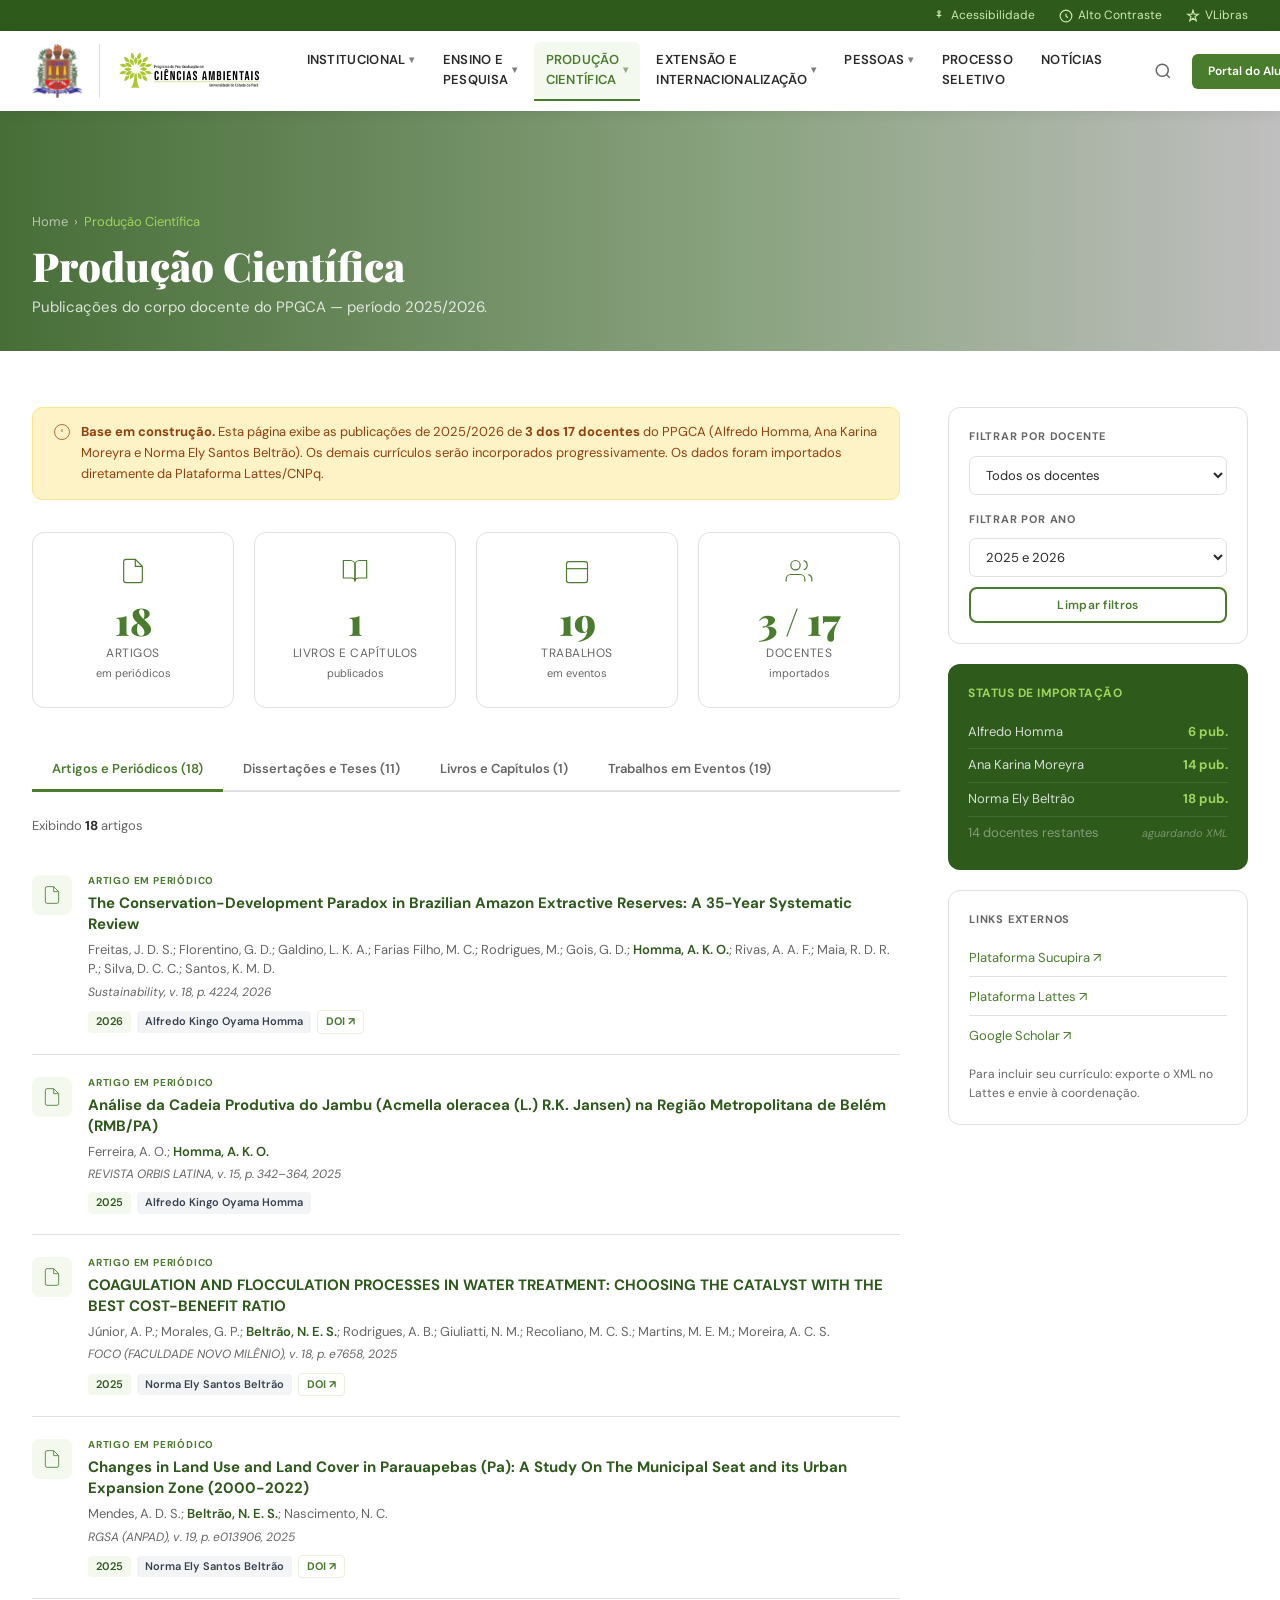
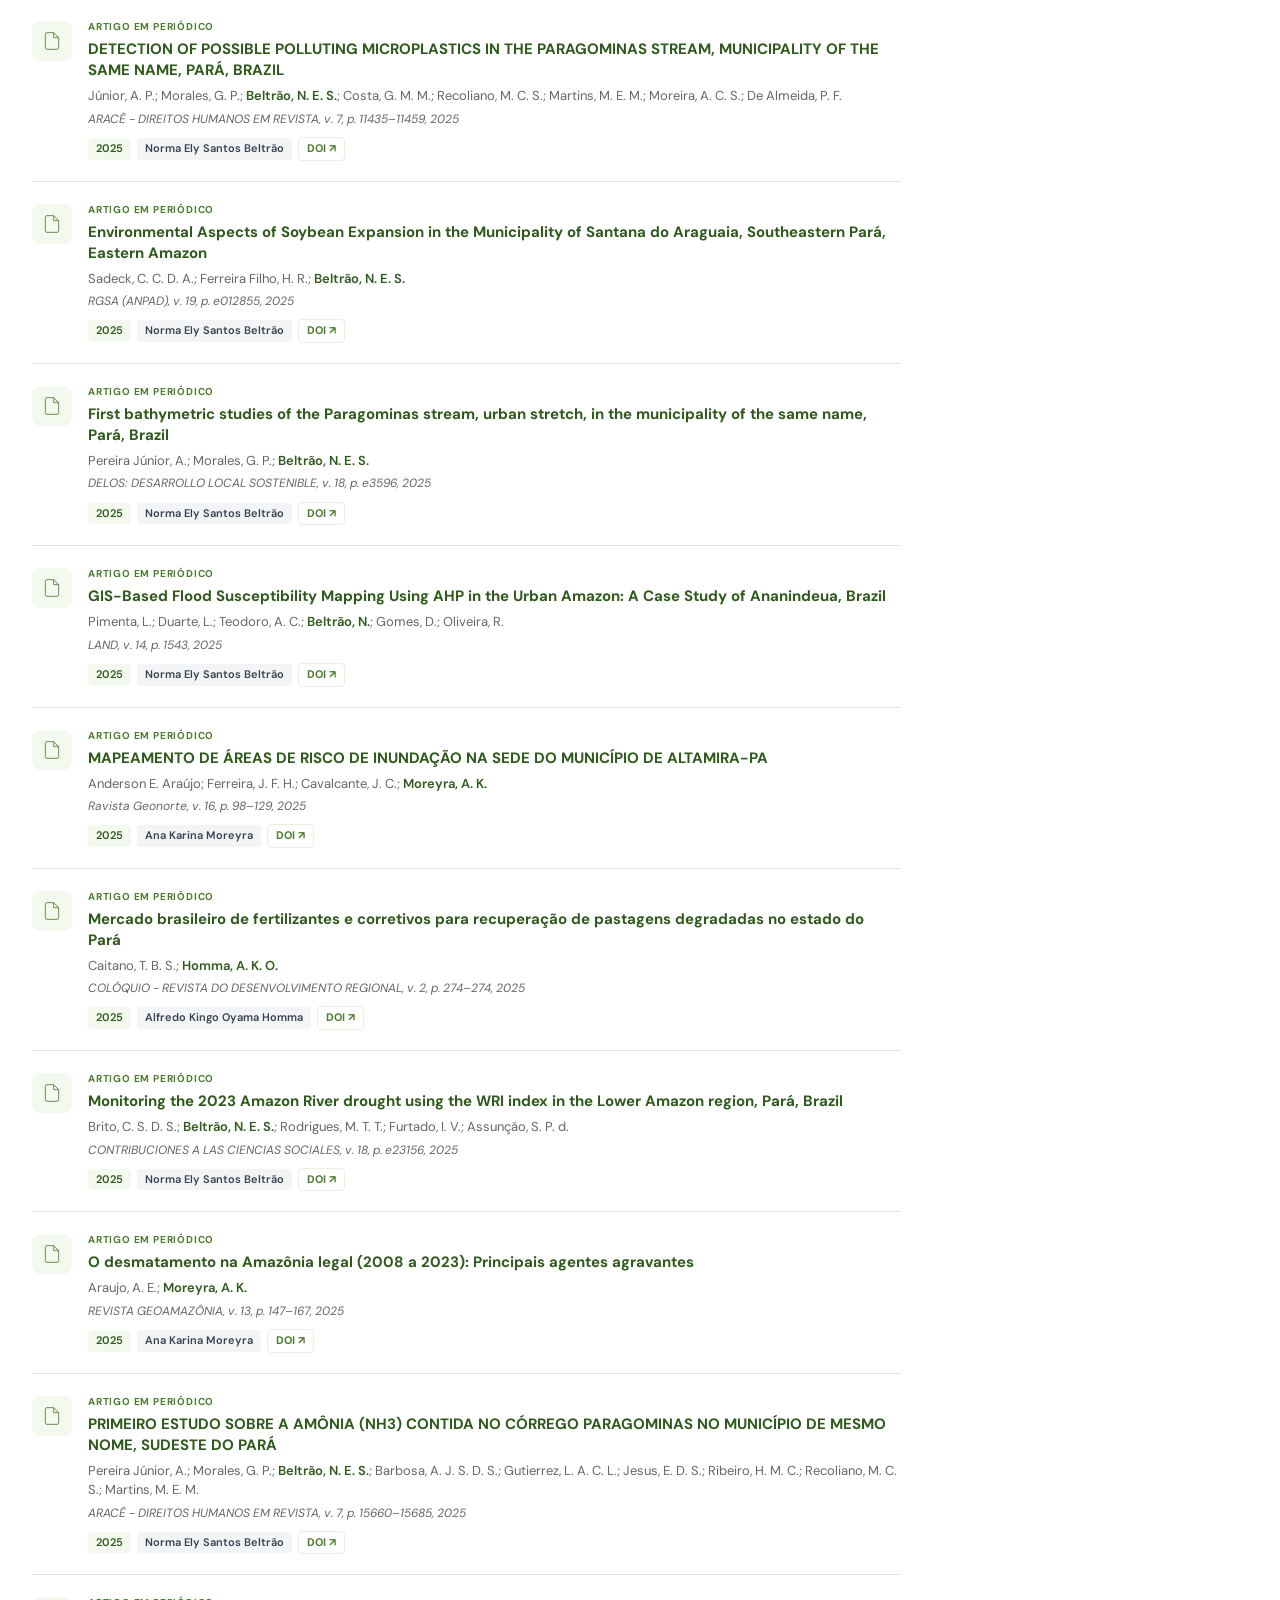
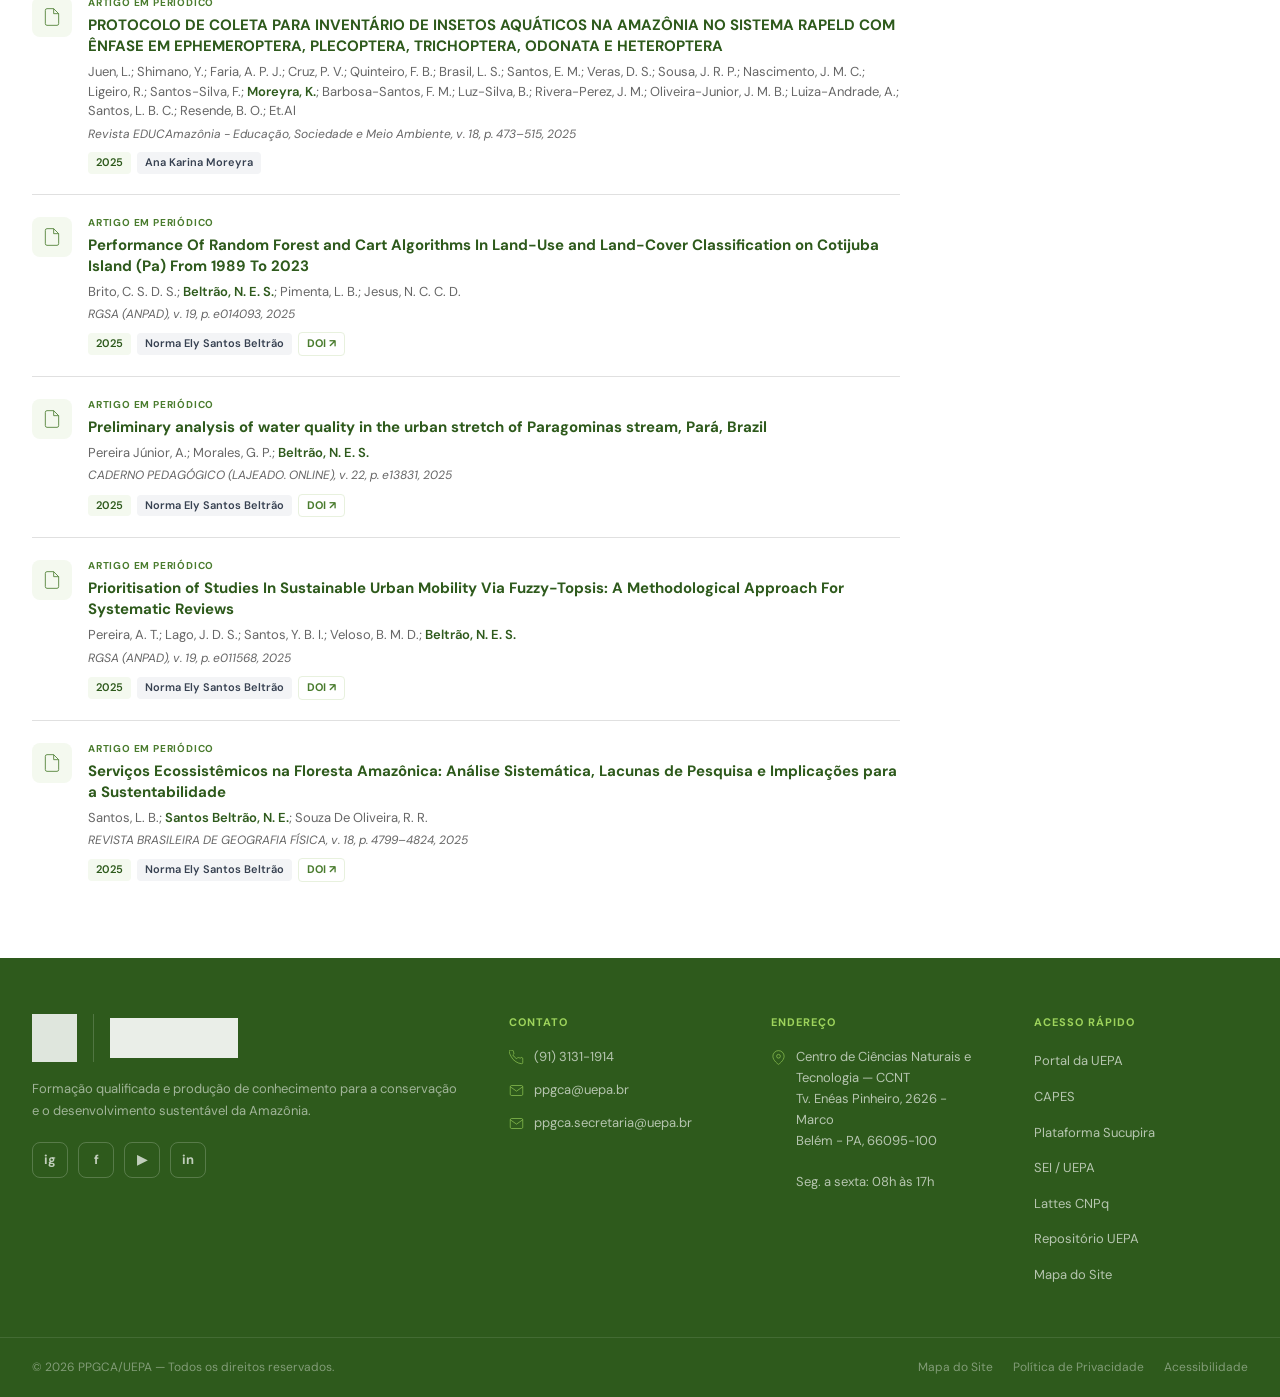
<file: producao.html>
<!DOCTYPE html>
<html lang="pt-BR">
<head>
<meta charset="UTF-8">
<meta name="viewport" content="width=device-width, initial-scale=1.0">
<title>Produção Científica — PPGCA/UEPA</title>
<link rel="stylesheet" href="ppgca-base.css">
<style>
  /* ── Indicadores ── */
  .indicadores { display: grid; grid-template-columns: repeat(4,1fr); gap: 20px; margin-bottom: 40px; }
  .ind-card { background: var(--branco); border: 1px solid var(--borda); border-radius: 12px; padding: 24px; text-align: center; }
  .ind-card svg { width: 28px; height: 28px; stroke: var(--verde); fill: none; margin-bottom: 10px; }
  .ind-card .n { font-family: 'Playfair Display', serif; font-size: 38px; font-weight: 900; color: var(--verde); line-height: 1; }
  .ind-card .l { font-size: 12px; color: var(--cinza-medio); margin-top: 4px; text-transform: uppercase; letter-spacing: .5px; }
  .ind-card .sub { font-size: 11px; color: var(--cinza-medio); margin-top: 2px; }

  /* ── Aviso ── */
  .aviso { background: #FEF3C7; border: 1px solid #FDE68A; border-radius: 10px; padding: 14px 20px;
    margin-bottom: 32px; font-size: 13px; color: #92400E; display: flex; align-items: flex-start; gap: 10px; }
  .aviso svg { width: 18px; height: 18px; stroke: #92400E; fill: none; flex-shrink: 0; margin-top: 1px; }

  /* ── Tabs ── */
  .tabs { display: flex; border-bottom: 2px solid var(--borda); margin-bottom: 24px; gap: 0; }
  .tab-btn { padding: 12px 20px; font-size: 13px; font-weight: 600; color: var(--cinza-medio);
    border: none; background: none; cursor: pointer; border-bottom: 3px solid transparent;
    margin-bottom: -2px; font-family: inherit; transition: color .2s; white-space: nowrap; }
  .tab-btn.ativo { color: var(--verde); border-bottom-color: var(--verde); }
  .tab-btn:hover { color: var(--verde-escuro); }
  .tab-panel { display: none; }
  .tab-panel.ativo { display: block; }

  /* ── Cards de publicação ── */
  .pub-card { display: flex; gap: 16px; padding: 20px 0; border-bottom: 1px solid var(--borda); }
  .pub-card:last-child { border-bottom: none; }
  .pub-card.oculto { display: none; }

  .pub-icone { width: 40px; height: 40px; border-radius: 8px; display: flex; align-items: center;
    justify-content: center; flex-shrink: 0; margin-top: 2px; }
  .pub-icone svg { width: 20px; height: 20px; fill: none; }
  .pub-icone-verde { background: var(--fundo-alt); } .pub-icone-verde svg { stroke: var(--verde); }
  .pub-icone-roxo  { background: #EDE9FE; }          .pub-icone-roxo svg  { stroke: #7C3AED; }
  .pub-icone-azul  { background: #DBEAFE; }          .pub-icone-azul svg  { stroke: #1D4ED8; }

  .pub-corpo { flex: 1; min-width: 0; }
  .pub-tipo-label { font-size: 10px; font-weight: 700; text-transform: uppercase; letter-spacing: .8px; color: var(--verde); margin-bottom: 4px; }
  .pub-titulo { font-size: 15px; font-weight: 700; color: var(--verde-escuro); margin-bottom: 5px; line-height: 1.4; }
  .pub-autores { font-size: 13px; color: var(--cinza-medio); margin-bottom: 4px; line-height: 1.5; }
  .pub-autores strong { color: var(--verde-escuro); font-weight: 600; }
  .pub-ref { font-size: 12px; color: var(--cinza-medio); font-style: italic; margin-bottom: 8px; }
  .pub-meta { display: flex; gap: 6px; flex-wrap: wrap; align-items: center; }
  .pub-badge { font-size: 11px; font-weight: 600; padding: 2px 8px; border-radius: 4px; }
  .pub-badge.ano { background: var(--fundo-alt); color: var(--verde-escuro); }
  .pub-badge.doc { background: #F3F4F6; color: #374151; }
  .doc-btn { font-size: 11px; font-weight: 700; color: var(--verde); text-decoration: none;
    border: 1px solid var(--verde-claro); padding: 2px 8px; border-radius: 4px; transition: background .15s; }
  .doc-btn:hover { background: var(--fundo-alt); }

  /* ── Sidebar ── */
  .filtros-box { background: var(--branco); border: 1px solid var(--borda); border-radius: 12px; padding: 20px; margin-bottom: 20px; }
  .filtros-box h4 { font-size: 11px; font-weight: 700; text-transform: uppercase; letter-spacing: .8px;
    color: var(--cinza-medio); margin-bottom: 10px; margin-top: 16px; }
  .filtros-box h4:first-child { margin-top: 0; }
  .filtros-box select { width: 100%; padding: 9px 12px; border: 1.5px solid var(--borda); border-radius: 7px;
    font-size: 13px; font-family: inherit; color: var(--cinza-texto); outline: none; background: var(--branco);
    transition: border-color .2s; cursor: pointer; }
  .filtros-box select:focus { border-color: var(--verde); }
  .filtros-box button { width: 100%; margin-top: 10px; justify-content: center; }

  .status-box { background: var(--verde-escuro); border-radius: 12px; padding: 20px; color: #fff; margin-bottom: 20px; }
  .status-box h4 { font-size: 12px; font-weight: 700; color: #9ed45c; text-transform: uppercase; letter-spacing: .5px; margin-bottom: 12px; }
  .status-linha { display: flex; justify-content: space-between; align-items: center;
    font-size: 13px; padding: 6px 0; border-bottom: 1px solid rgba(255,255,255,.1); }
  .status-linha:last-child { border-bottom: none; }
  .status-linha .nome { color: rgba(255,255,255,.8); }
  .status-linha .cnt { font-weight: 700; color: #9ed45c; }
  .status-linha .pendente { color: rgba(255,255,255,.35); font-style: italic; font-size: 11px; }

  .pub-contador { font-size: 13px; color: var(--cinza-medio); margin-bottom: 16px; }
  .pub-contador strong { color: var(--cinza-texto); }
</style>
</head>
<body>
<div id="site-header"></div>

<div class="page-hero">
  <div class="page-hero-bg" style="background-image: url('https://images.unsplash.com/photo-1518770660439-4636190af475?w=1600&q=80');"></div>
  <div class="page-hero-overlay"></div>
  <div class="page-hero-content">
    <div>
      <div class="breadcrumb"><a href="index.html">Home</a> › <span>Produção Científica</span></div>
      <h1>Produção Científica</h1>
      <p>Publicações do corpo docente do PPGCA — período 2025/2026.</p>
    </div>
  </div>
</div>

<div class="container">
  <div class="layout-sidebar-right">
    <main>

      <!-- AVISO -->
      <div class="aviso">
        <svg viewBox="0 0 24 24"><circle cx="12" cy="12" r="10"/><line x1="12" y1="8" x2="12" y2="12"/><line x1="12" y1="16" x2="12.01" y2="16"/></svg>
        <div><strong>Base em construção.</strong> Esta página exibe as publicações de 2025/2026 de <strong>3 dos 17 docentes</strong> do PPGCA (Alfredo Homma, Ana Karina Moreyra e Norma Ely Santos Beltrão). Os demais currículos serão incorporados progressivamente. Os dados foram importados diretamente da Plataforma Lattes/CNPq.</div>
      </div>

      <!-- INDICADORES -->
      <div class="indicadores">
        <div class="ind-card">
          <svg viewBox="0 0 24 24"><path d="M14 2H6a2 2 0 00-2 2v16a2 2 0 002 2h12a2 2 0 002-2V8z"/><polyline points="14 2 14 8 20 8"/></svg>
          <div class="n">18</div>
          <div class="l">Artigos</div>
          <div class="sub">em periódicos</div>
        </div>
        <div class="ind-card">
          <svg viewBox="0 0 24 24"><path d="M2 3h6a4 4 0 014 4v14a3 3 0 00-3-3H2z"/><path d="M22 3h-6a4 4 0 00-4 4v14a3 3 0 013-3h7z"/></svg>
          <div class="n">1</div>
          <div class="l">Livros e capítulos</div>
          <div class="sub">publicados</div>
        </div>
        <div class="ind-card">
          <svg viewBox="0 0 24 24"><rect x="3" y="4" width="18" height="18" rx="2"/><line x1="3" y1="10" x2="21" y2="10"/></svg>
          <div class="n">19</div>
          <div class="l">Trabalhos</div>
          <div class="sub">em eventos</div>
        </div>
        <div class="ind-card">
          <svg viewBox="0 0 24 24"><path d="M17 21v-2a4 4 0 00-4-4H5a4 4 0 00-4 4v2"/><circle cx="9" cy="7" r="4"/><path d="M23 21v-2a4 4 0 00-3-3.87M16 3.13a4 4 0 010 7.75"/></svg>
          <div class="n">3 / 17</div>
          <div class="l">Docentes</div>
          <div class="sub">importados</div>
        </div>
      </div>

      <!-- TABS -->
      <div class="tabs" id="artigos">
        <button class="tab-btn ativo" onclick="mostrarTab('artigos',this)">
          Artigos e Periódicos (18)
        </button>
        <button class="tab-btn" onclick="mostrarTab('dissertacoes',this)" id="btn-dissertacoes">
          Dissertações e Teses (11)
        </button>
        <button class="tab-btn" onclick="mostrarTab('livros',this)" id="btn-livros">
          Livros e Capítulos (1)
        </button>
        <button class="tab-btn" onclick="mostrarTab('eventos',this)">
          Trabalhos em Eventos (19)
        </button>
      </div>

      <!-- PAINEL DISSERTAÇÕES E TESES -->
      <div class="tab-panel" id="panel-dissertacoes">
        <div id="dissertacoes"></div>

        <!-- MESTRADO -->
        <h3 style="font-family:'Playfair Display',serif;font-size:20px;font-weight:700;color:var(--verde-escuro);margin:0 0 16px;">
          Dissertações de Mestrado
        </h3>
        <div id="lista-dissertacoes">

          <div class="pub-card" data-tipo="dissertacao" data-docente="todos">
            <div class="pub-icone pub-icone-verde">
              <svg viewBox="0 0 24 24"><path d="M22 10v6M2 10l10-5 10 5-10 5z"/><path d="M6 12v5c3 3 9 3 12 0v-5"/></svg>
            </div>
            <div class="pub-corpo">
              <div class="pub-tipo-label">Dissertação de Mestrado</div>
              <div class="pub-titulo">Descarte de Resíduos Sólidos em Área Urbana: uma análise sobre as implicações socioambientais e legislativas no bairro do Tapanã, Belém/PA</div>
              <div class="pub-autores"><strong>Bárbara Fabíola Freire Gomes</strong></div>
              <div class="pub-ref">PPGCA/UEPA — Mestrado em Ciências Ambientais, 2026</div>
              <div class="pub-meta">
                <span class="pub-badge ano">2026</span>
                <span class="pub-badge doc">Orientador: Prof. Dr. José Augusto Carvalho de Araújo</span>
              </div>
            </div>
          </div>

          <div class="pub-card" data-tipo="dissertacao" data-docente="todos">
            <div class="pub-icone pub-icone-verde">
              <svg viewBox="0 0 24 24"><path d="M22 10v6M2 10l10-5 10 5-10 5z"/><path d="M6 12v5c3 3 9 3 12 0v-5"/></svg>
            </div>
            <div class="pub-corpo">
              <div class="pub-tipo-label">Dissertação de Mestrado</div>
              <div class="pub-titulo">Planejamento Sustentável em Habitações de Interesse Social: Integração de fatores ambientais, econômicos e sociais em uma abordagem multidimensional</div>
              <div class="pub-autores"><strong>Camila dos Santos Pantoja</strong></div>
              <div class="pub-ref">PPGCA/UEPA — Mestrado em Ciências Ambientais, 2026</div>
              <div class="pub-meta">
                <span class="pub-badge ano">2026</span>
                <span class="pub-badge doc">Orientador: Prof. Dr. Hélio Raymundo Ferreira Filho</span>
                <span class="pub-badge doc">Coorientador: Prof. Dr. Igor de Jesus Lobato Pompeu Gammarano</span>
              </div>
            </div>
          </div>

          <div class="pub-card" data-tipo="dissertacao" data-docente="todos">
            <div class="pub-icone pub-icone-verde">
              <svg viewBox="0 0 24 24"><path d="M22 10v6M2 10l10-5 10 5-10 5z"/><path d="M6 12v5c3 3 9 3 12 0v-5"/></svg>
            </div>
            <div class="pub-corpo">
              <div class="pub-tipo-label">Dissertação de Mestrado</div>
              <div class="pub-titulo">Análise da Eficácia da Legislação Ambiental na Prevenção e Combate aos Crimes Ambientais na Amazônia Paraense</div>
              <div class="pub-autores"><strong>John Maciel Barra</strong></div>
              <div class="pub-ref">PPGCA/UEPA — Mestrado em Ciências Ambientais, 2026</div>
              <div class="pub-meta">
                <span class="pub-badge ano">2026</span>
                <span class="pub-badge doc">Orientador: Prof. Dr. Manoel Tavares de Paula</span>
              </div>
            </div>
          </div>

          <div class="pub-card" data-tipo="dissertacao" data-docente="todos">
            <div class="pub-icone pub-icone-verde">
              <svg viewBox="0 0 24 24"><path d="M22 10v6M2 10l10-5 10 5-10 5z"/><path d="M6 12v5c3 3 9 3 12 0v-5"/></svg>
            </div>
            <div class="pub-corpo">
              <div class="pub-tipo-label">Dissertação de Mestrado</div>
              <div class="pub-titulo">Saúde da Mulher na Região Amazônica: desafios, determinantes e estratégias de cuidado em diferentes ciclos de vida</div>
              <div class="pub-autores"><strong>Jessica Rayane Costa Pinheiro</strong></div>
              <div class="pub-ref">PPGCA/UEPA — Mestrado em Ciências Ambientais, 2025</div>
              <div class="pub-meta">
                <span class="pub-badge ano">2025</span>
                <span class="pub-badge doc">Orientador: Prof. Dr. Altem Nascimento Pontes</span>
              </div>
            </div>
          </div>

          <div class="pub-card" data-tipo="dissertacao" data-docente="todos">
            <div class="pub-icone pub-icone-verde">
              <svg viewBox="0 0 24 24"><path d="M22 10v6M2 10l10-5 10 5-10 5z"/><path d="M6 12v5c3 3 9 3 12 0v-5"/></svg>
            </div>
            <div class="pub-corpo">
              <div class="pub-tipo-label">Dissertação de Mestrado</div>
              <div class="pub-titulo">Saúde e Meio Ambiente: arboviroses no contexto da saúde pública</div>
              <div class="pub-autores"><strong>Monike Karina Macedo Soares</strong></div>
              <div class="pub-ref">PPGCA/UEPA — Mestrado em Ciências Ambientais, 2025</div>
              <div class="pub-meta">
                <span class="pub-badge ano">2025</span>
                <span class="pub-badge doc">Orientador: Prof. Dr. Altem Nascimento Pontes</span>
              </div>
            </div>
          </div>

        </div><!-- /lista-dissertacoes -->

        <!-- DOUTORADO -->
        <h3 style="font-family:'Playfair Display',serif;font-size:20px;font-weight:700;color:var(--verde-escuro);margin:40px 0 16px;padding-top:32px;border-top:1px solid var(--borda);" id="teses">
          Teses de Doutorado
        </h3>
        <div id="lista-teses">

          <div class="pub-card" data-tipo="tese" data-docente="todos">
            <div class="pub-icone pub-icone-roxo">
              <svg viewBox="0 0 24 24"><path d="M22 10v6M2 10l10-5 10 5-10 5z"/><path d="M6 12v5c3 3 9 3 12 0v-5"/></svg>
            </div>
            <div class="pub-corpo">
              <div class="pub-tipo-label" style="color:#7C3AED;">Tese de Doutorado</div>
              <div class="pub-titulo">Tecnologia e Sustentabilidade da Pecuária Leiteira no Município de Itaituba, Pará</div>
              <div class="pub-autores"><strong>Júlio Nonato Silva Nascimento</strong></div>
              <div class="pub-ref">PPGCA/UEPA — Doutorado em Ciências Ambientais, 2024</div>
              <div class="pub-meta">
                <span class="pub-badge ano">2024</span>
                <span class="pub-badge doc">Orientador: Prof. Dr. Alfredo Kingo Oyama Homma</span>
              </div>
            </div>
          </div>

          <div class="pub-card" data-tipo="tese" data-docente="todos">
            <div class="pub-icone pub-icone-roxo">
              <svg viewBox="0 0 24 24"><path d="M22 10v6M2 10l10-5 10 5-10 5z"/><path d="M6 12v5c3 3 9 3 12 0v-5"/></svg>
            </div>
            <div class="pub-corpo">
              <div class="pub-tipo-label" style="color:#7C3AED;">Tese de Doutorado</div>
              <div class="pub-titulo">Distribuição Espacial e Espaço-Temporal do Câncer de Pulmão e sua Relação com os Determinantes Sociais, Ambientais e Econômicos da Saúde</div>
              <div class="pub-autores"><strong>Bruna Rafaela Leite Dias</strong></div>
              <div class="pub-ref">PPGCA/UEPA — Doutorado em Ciências Ambientais, 2025</div>
              <div class="pub-meta">
                <span class="pub-badge ano">2025</span>
                <span class="pub-badge doc">Orientador: Prof. Dr. Altem Nascimento Pontes</span>
                <span class="pub-badge doc">Coorientadora: Profa. Dra. Laura Maria Vidal Nogueira</span>
              </div>
            </div>
          </div>

          <div class="pub-card" data-tipo="tese" data-docente="todos">
            <div class="pub-icone pub-icone-roxo">
              <svg viewBox="0 0 24 24"><path d="M22 10v6M2 10l10-5 10 5-10 5z"/><path d="M6 12v5c3 3 9 3 12 0v-5"/></svg>
            </div>
            <div class="pub-corpo">
              <div class="pub-tipo-label" style="color:#7C3AED;">Tese de Doutorado</div>
              <div class="pub-titulo">Qualidade da Água para Higienização das Mãos no Serviço Hospitalar de Urgência e Emergência</div>
              <div class="pub-autores"><strong>Gleyce Pinto Girard</strong></div>
              <div class="pub-ref">PPGCA/UEPA — Doutorado em Ciências Ambientais, 2025</div>
              <div class="pub-meta">
                <span class="pub-badge ano">2025</span>
                <span class="pub-badge doc">Orientadora: Profa. Dra. Hebe Morganne Campos Ribeiro</span>
              </div>
            </div>
          </div>

          <div class="pub-card" data-tipo="tese" data-docente="todos">
            <div class="pub-icone pub-icone-roxo">
              <svg viewBox="0 0 24 24"><path d="M22 10v6M2 10l10-5 10 5-10 5z"/><path d="M6 12v5c3 3 9 3 12 0v-5"/></svg>
            </div>
            <div class="pub-corpo">
              <div class="pub-tipo-label" style="color:#7C3AED;">Tese de Doutorado</div>
              <div class="pub-titulo">Educação Ambiental em Unidades de Conservação da Natureza Estadual na Amazônia Marajoara: Avanços, Conflitos e Possibilidades de Gestão</div>
              <div class="pub-autores"><strong>Alzira Almeida de Araujo</strong></div>
              <div class="pub-ref">PPGCA/UEPA — Doutorado em Ciências Ambientais, 2026</div>
              <div class="pub-meta">
                <span class="pub-badge ano">2026</span>
                <span class="pub-badge doc">Orientador: Prof. Dr. Altem Nascimento Pontes</span>
              </div>
            </div>
          </div>

          <div class="pub-card" data-tipo="tese" data-docente="todos">
            <div class="pub-icone pub-icone-roxo">
              <svg viewBox="0 0 24 24"><path d="M22 10v6M2 10l10-5 10 5-10 5z"/><path d="M6 12v5c3 3 9 3 12 0v-5"/></svg>
            </div>
            <div class="pub-corpo">
              <div class="pub-tipo-label" style="color:#7C3AED;">Tese de Doutorado</div>
              <div class="pub-titulo">Serviços Ecossistêmicos na Bacia Hidrográfica do Rio Caeté: Dinâmica Hidroclimática, Oferta e Valoração sob Cenários de Mudança de Uso e Cobertura do Solo</div>
              <div class="pub-autores"><strong>Dênis José Cardoso Gomes</strong></div>
              <div class="pub-ref">PPGCA/UEPA — Doutorado em Ciências Ambientais, 2026</div>
              <div class="pub-meta">
                <span class="pub-badge ano">2026</span>
                <span class="pub-badge doc">Orientadora: Profa. Dra. Norma Ely Santos Beltrão</span>
              </div>
            </div>
          </div>

        </div><!-- /lista-teses -->
      </div><!-- /panel-dissertacoes -->

      <!-- PAINEL ARTIGOS -->
      <div class="tab-panel ativo" id="panel-artigos">
        <div class="pub-contador">Exibindo <strong id="cnt-artigos">18</strong> artigos</div>
        <div id="lista-artigos">
        <div class="pub-card" data-tipo="artigo" data-docente="alfredo_kingo_oyama_homma">
          <div class="pub-icone pub-icone-verde"><svg viewBox="0 0 24 24"><path d="M14 2H6a2 2 0 00-2 2v16a2 2 0 002 2h12a2 2 0 002-2V8z"/><polyline points="14 2 14 8 20 8"/></svg></div>
          <div class="pub-corpo">
            <div class="pub-tipo-label">Artigo em periódico</div>
            <div class="pub-titulo">The Conservation-Development Paradox in Brazilian Amazon Extractive Reserves: A 35-Year Systematic Review</div>
            <div class="pub-autores">Freitas, J. D. S.; Florentino, G. D.; Galdino, L. K. A.; Farias Filho, M. C.; Rodrigues, M.; Gois, G. D.; <strong>Homma, A. K. O.</strong>; Rivas, A. A. F.; Maia, R. D. R. P.; Silva, D. C. C.; Santos, K. M. D.</div>
            <div class="pub-ref">Sustainability, v. 18, p. 4224, 2026</div>
            <div class="pub-meta">
              <span class="pub-badge ano">2026</span>
              <span class="pub-badge doc">Alfredo Kingo Oyama Homma</span>
              <a href="https://doi.org/10.3390/su18094224" target="_blank" class="doc-btn">DOI ↗</a>
            </div>
          </div>
        </div>
        <div class="pub-card" data-tipo="artigo" data-docente="alfredo_kingo_oyama_homma">
          <div class="pub-icone pub-icone-verde"><svg viewBox="0 0 24 24"><path d="M14 2H6a2 2 0 00-2 2v16a2 2 0 002 2h12a2 2 0 002-2V8z"/><polyline points="14 2 14 8 20 8"/></svg></div>
          <div class="pub-corpo">
            <div class="pub-tipo-label">Artigo em periódico</div>
            <div class="pub-titulo">Análise da Cadeia Produtiva do Jambu (Acmella oleracea (L.) R.K. Jansen) na Região Metropolitana de Belém (RMB/PA)</div>
            <div class="pub-autores">Ferreira, A. O.; <strong>Homma, A. K. O.</strong></div>
            <div class="pub-ref">REVISTA ORBIS LATINA, v. 15, p. 342–364, 2025</div>
            <div class="pub-meta">
              <span class="pub-badge ano">2025</span>
              <span class="pub-badge doc">Alfredo Kingo Oyama Homma</span>
              
            </div>
          </div>
        </div>
        <div class="pub-card" data-tipo="artigo" data-docente="norma_ely_santos_beltrao">
          <div class="pub-icone pub-icone-verde"><svg viewBox="0 0 24 24"><path d="M14 2H6a2 2 0 00-2 2v16a2 2 0 002 2h12a2 2 0 002-2V8z"/><polyline points="14 2 14 8 20 8"/></svg></div>
          <div class="pub-corpo">
            <div class="pub-tipo-label">Artigo em periódico</div>
            <div class="pub-titulo">COAGULATION AND FLOCCULATION PROCESSES IN WATER TREATMENT: CHOOSING THE CATALYST WITH THE BEST COST-BENEFIT RATIO</div>
            <div class="pub-autores">Júnior, A. P.; Morales, G. P.; <strong>Beltrão, N. E. S.</strong>; Rodrigues, A. B.; Giuliatti, N. M.; Recoliano, M. C. S.; Martins, M. E. M.; Moreira, A. C. S.</div>
            <div class="pub-ref">FOCO (FACULDADE NOVO MILÊNIO), v. 18, p. e7658, 2025</div>
            <div class="pub-meta">
              <span class="pub-badge ano">2025</span>
              <span class="pub-badge doc">Norma Ely Santos Beltrão</span>
              <a href="https://doi.org/10.54751/revistafoco.v18n2-026" target="_blank" class="doc-btn">DOI ↗</a>
            </div>
          </div>
        </div>
        <div class="pub-card" data-tipo="artigo" data-docente="norma_ely_santos_beltrao">
          <div class="pub-icone pub-icone-verde"><svg viewBox="0 0 24 24"><path d="M14 2H6a2 2 0 00-2 2v16a2 2 0 002 2h12a2 2 0 002-2V8z"/><polyline points="14 2 14 8 20 8"/></svg></div>
          <div class="pub-corpo">
            <div class="pub-tipo-label">Artigo em periódico</div>
            <div class="pub-titulo">Changes in Land Use and Land Cover in Parauapebas (Pa): A Study On The Municipal Seat and its Urban Expansion Zone (2000-2022)</div>
            <div class="pub-autores">Mendes, A. D. S.; <strong>Beltrão, N. E. S.</strong>; Nascimento, N. C.</div>
            <div class="pub-ref">RGSA (ANPAD), v. 19, p. e013906, 2025</div>
            <div class="pub-meta">
              <span class="pub-badge ano">2025</span>
              <span class="pub-badge doc">Norma Ely Santos Beltrão</span>
              <a href="https://doi.org/10.24857/rgsa.v19n11-072" target="_blank" class="doc-btn">DOI ↗</a>
            </div>
          </div>
        </div>
        <div class="pub-card" data-tipo="artigo" data-docente="norma_ely_santos_beltrao">
          <div class="pub-icone pub-icone-verde"><svg viewBox="0 0 24 24"><path d="M14 2H6a2 2 0 00-2 2v16a2 2 0 002 2h12a2 2 0 002-2V8z"/><polyline points="14 2 14 8 20 8"/></svg></div>
          <div class="pub-corpo">
            <div class="pub-tipo-label">Artigo em periódico</div>
            <div class="pub-titulo">DETECTION OF POSSIBLE POLLUTING MICROPLASTICS IN THE PARAGOMINAS STREAM, MUNICIPALITY OF THE SAME NAME, PARÁ, BRAZIL</div>
            <div class="pub-autores">Júnior, A. P.; Morales, G. P.; <strong>Beltrão, N. E. S.</strong>; Costa, G. M. M.; Recoliano, M. C. S.; Martins, M. E. M.; Moreira, A. C. S.; De Almeida, P. F.</div>
            <div class="pub-ref">ARACÊ - DIREITOS HUMANOS EM REVISTA, v. 7, p. 11435–11459, 2025</div>
            <div class="pub-meta">
              <span class="pub-badge ano">2025</span>
              <span class="pub-badge doc">Norma Ely Santos Beltrão</span>
              <a href="https://doi.org/10.56238/arev7n3-077" target="_blank" class="doc-btn">DOI ↗</a>
            </div>
          </div>
        </div>
        <div class="pub-card" data-tipo="artigo" data-docente="norma_ely_santos_beltrao">
          <div class="pub-icone pub-icone-verde"><svg viewBox="0 0 24 24"><path d="M14 2H6a2 2 0 00-2 2v16a2 2 0 002 2h12a2 2 0 002-2V8z"/><polyline points="14 2 14 8 20 8"/></svg></div>
          <div class="pub-corpo">
            <div class="pub-tipo-label">Artigo em periódico</div>
            <div class="pub-titulo">Environmental Aspects of Soybean Expansion in the Municipality of Santana do Araguaia, Southeastern Pará, Eastern Amazon</div>
            <div class="pub-autores">Sadeck, C. C. D. A.; Ferreira Filho, H. R.; <strong>Beltrão, N. E. S.</strong></div>
            <div class="pub-ref">RGSA (ANPAD), v. 19, p. e012855, 2025</div>
            <div class="pub-meta">
              <span class="pub-badge ano">2025</span>
              <span class="pub-badge doc">Norma Ely Santos Beltrão</span>
              <a href="https://doi.org/10.24857/rgsa.v19n7-053" target="_blank" class="doc-btn">DOI ↗</a>
            </div>
          </div>
        </div>
        <div class="pub-card" data-tipo="artigo" data-docente="norma_ely_santos_beltrao">
          <div class="pub-icone pub-icone-verde"><svg viewBox="0 0 24 24"><path d="M14 2H6a2 2 0 00-2 2v16a2 2 0 002 2h12a2 2 0 002-2V8z"/><polyline points="14 2 14 8 20 8"/></svg></div>
          <div class="pub-corpo">
            <div class="pub-tipo-label">Artigo em periódico</div>
            <div class="pub-titulo">First bathymetric studies of the Paragominas stream, urban stretch, in the municipality of the same name, Pará, Brazil</div>
            <div class="pub-autores">Pereira Júnior, A.; Morales, G. P.; <strong>Beltrão, N. E. S.</strong></div>
            <div class="pub-ref">DELOS: DESARROLLO LOCAL SOSTENIBLE, v. 18, p. e3596, 2025</div>
            <div class="pub-meta">
              <span class="pub-badge ano">2025</span>
              <span class="pub-badge doc">Norma Ely Santos Beltrão</span>
              <a href="https://doi.org/10.55905/rdelosv18.n63-085" target="_blank" class="doc-btn">DOI ↗</a>
            </div>
          </div>
        </div>
        <div class="pub-card" data-tipo="artigo" data-docente="norma_ely_santos_beltrao">
          <div class="pub-icone pub-icone-verde"><svg viewBox="0 0 24 24"><path d="M14 2H6a2 2 0 00-2 2v16a2 2 0 002 2h12a2 2 0 002-2V8z"/><polyline points="14 2 14 8 20 8"/></svg></div>
          <div class="pub-corpo">
            <div class="pub-tipo-label">Artigo em periódico</div>
            <div class="pub-titulo">GIS-Based Flood Susceptibility Mapping Using AHP in the Urban Amazon: A Case Study of Ananindeua, Brazil</div>
            <div class="pub-autores">Pimenta, L.; Duarte, L.; Teodoro, A. C.; <strong>Beltrão, N.</strong>; Gomes, D.; Oliveira, R.</div>
            <div class="pub-ref">LAND, v. 14, p. 1543, 2025</div>
            <div class="pub-meta">
              <span class="pub-badge ano">2025</span>
              <span class="pub-badge doc">Norma Ely Santos Beltrão</span>
              <a href="https://doi.org/10.3390/land14081543" target="_blank" class="doc-btn">DOI ↗</a>
            </div>
          </div>
        </div>
        <div class="pub-card" data-tipo="artigo" data-docente="ana_karina_moreyra">
          <div class="pub-icone pub-icone-verde"><svg viewBox="0 0 24 24"><path d="M14 2H6a2 2 0 00-2 2v16a2 2 0 002 2h12a2 2 0 002-2V8z"/><polyline points="14 2 14 8 20 8"/></svg></div>
          <div class="pub-corpo">
            <div class="pub-tipo-label">Artigo em periódico</div>
            <div class="pub-titulo">MAPEAMENTO DE ÁREAS DE RISCO DE INUNDAÇÃO NA SEDE DO MUNICÍPIO DE ALTAMIRA-PA</div>
            <div class="pub-autores">Anderson E. Araújo; Ferreira, J. F. H.; Cavalcante, J. C.; <strong>Moreyra, A. K.</strong></div>
            <div class="pub-ref">Ravista Geonorte, v. 16, p. 98–129, 2025</div>
            <div class="pub-meta">
              <span class="pub-badge ano">2025</span>
              <span class="pub-badge doc">Ana Karina Moreyra</span>
              <a href="https://doi.org/10.21170/geonorte.2025.V.16.N.55.98.129" target="_blank" class="doc-btn">DOI ↗</a>
            </div>
          </div>
        </div>
        <div class="pub-card" data-tipo="artigo" data-docente="alfredo_kingo_oyama_homma">
          <div class="pub-icone pub-icone-verde"><svg viewBox="0 0 24 24"><path d="M14 2H6a2 2 0 00-2 2v16a2 2 0 002 2h12a2 2 0 002-2V8z"/><polyline points="14 2 14 8 20 8"/></svg></div>
          <div class="pub-corpo">
            <div class="pub-tipo-label">Artigo em periódico</div>
            <div class="pub-titulo">Mercado brasileiro de fertilizantes e corretivos para recuperação de pastagens degradadas no estado do Pará</div>
            <div class="pub-autores">Caitano, T. B. S.; <strong>Homma, A. K. O.</strong></div>
            <div class="pub-ref">COLÓQUIO - REVISTA DO DESENVOLVIMENTO REGIONAL, v. 2, p. 274–274, 2025</div>
            <div class="pub-meta">
              <span class="pub-badge ano">2025</span>
              <span class="pub-badge doc">Alfredo Kingo Oyama Homma</span>
              <a href="https://doi.org/10.26767/coloquio.222025.3719" target="_blank" class="doc-btn">DOI ↗</a>
            </div>
          </div>
        </div>
        <div class="pub-card" data-tipo="artigo" data-docente="norma_ely_santos_beltrao">
          <div class="pub-icone pub-icone-verde"><svg viewBox="0 0 24 24"><path d="M14 2H6a2 2 0 00-2 2v16a2 2 0 002 2h12a2 2 0 002-2V8z"/><polyline points="14 2 14 8 20 8"/></svg></div>
          <div class="pub-corpo">
            <div class="pub-tipo-label">Artigo em periódico</div>
            <div class="pub-titulo">Monitoring the 2023 Amazon River drought using the WRI index in the Lower Amazon region, Pará, Brazil</div>
            <div class="pub-autores">Brito, C. S. D. S.; <strong>Beltrão, N. E. S.</strong>; Rodrigues, M. T. T.; Furtado, I. V.; Assunção, S. P. d.</div>
            <div class="pub-ref">CONTRIBUCIONES A LAS CIENCIAS SOCIALES, v. 18, p. e23156, 2025</div>
            <div class="pub-meta">
              <span class="pub-badge ano">2025</span>
              <span class="pub-badge doc">Norma Ely Santos Beltrão</span>
              <a href="https://doi.org/10.55905/revconv.18n.12-331" target="_blank" class="doc-btn">DOI ↗</a>
            </div>
          </div>
        </div>
        <div class="pub-card" data-tipo="artigo" data-docente="ana_karina_moreyra">
          <div class="pub-icone pub-icone-verde"><svg viewBox="0 0 24 24"><path d="M14 2H6a2 2 0 00-2 2v16a2 2 0 002 2h12a2 2 0 002-2V8z"/><polyline points="14 2 14 8 20 8"/></svg></div>
          <div class="pub-corpo">
            <div class="pub-tipo-label">Artigo em periódico</div>
            <div class="pub-titulo">O desmatamento na Amazônia legal (2008 a 2023): Principais agentes agravantes</div>
            <div class="pub-autores">Araujo, A. E.; <strong>Moreyra, A. K.</strong></div>
            <div class="pub-ref">REVISTA GEOAMAZÔNIA, v. 13, p. 147–167, 2025</div>
            <div class="pub-meta">
              <span class="pub-badge ano">2025</span>
              <span class="pub-badge doc">Ana Karina Moreyra</span>
              <a href="https://doi.org/10.18542/geo.v12i25.17725" target="_blank" class="doc-btn">DOI ↗</a>
            </div>
          </div>
        </div>
        <div class="pub-card" data-tipo="artigo" data-docente="norma_ely_santos_beltrao">
          <div class="pub-icone pub-icone-verde"><svg viewBox="0 0 24 24"><path d="M14 2H6a2 2 0 00-2 2v16a2 2 0 002 2h12a2 2 0 002-2V8z"/><polyline points="14 2 14 8 20 8"/></svg></div>
          <div class="pub-corpo">
            <div class="pub-tipo-label">Artigo em periódico</div>
            <div class="pub-titulo">PRIMEIRO ESTUDO SOBRE A AMÔNIA (NH3) CONTIDA NO CÓRREGO PARAGOMINAS NO MUNICÍPIO DE MESMO NOME, SUDESTE DO PARÁ</div>
            <div class="pub-autores">Pereira Júnior, A.; Morales, G. P.; <strong>Beltrão, N. E. S.</strong>; Barbosa, A. J. S. D. S.; Gutierrez, L. A. C. L.; Jesus, E. D. S.; Ribeiro, H. M. C.; Recoliano, M. C. S.; Martins, M. E. M.</div>
            <div class="pub-ref">ARACÊ - DIREITOS HUMANOS EM REVISTA, v. 7, p. 15660–15685, 2025</div>
            <div class="pub-meta">
              <span class="pub-badge ano">2025</span>
              <span class="pub-badge doc">Norma Ely Santos Beltrão</span>
              <a href="https://doi.org/10.56238/arev7n4-006" target="_blank" class="doc-btn">DOI ↗</a>
            </div>
          </div>
        </div>
        <div class="pub-card" data-tipo="artigo" data-docente="ana_karina_moreyra">
          <div class="pub-icone pub-icone-verde"><svg viewBox="0 0 24 24"><path d="M14 2H6a2 2 0 00-2 2v16a2 2 0 002 2h12a2 2 0 002-2V8z"/><polyline points="14 2 14 8 20 8"/></svg></div>
          <div class="pub-corpo">
            <div class="pub-tipo-label">Artigo em periódico</div>
            <div class="pub-titulo">PROTOCOLO DE COLETA PARA INVENTÁRIO DE INSETOS AQUÁTICOS NA AMAZÔNIA NO SISTEMA RAPELD COM ÊNFASE EM EPHEMEROPTERA, PLECOPTERA, TRICHOPTERA, ODONATA E HETEROPTERA</div>
            <div class="pub-autores">Juen, L.; Shimano, Y.; Faria, A. P. J.; Cruz, P. V.; Quinteiro, F. B.; Brasil, L. S.; Santos, E. M.; Veras, D. S.; Sousa, J. R. P.; Nascimento, J. M. C.; Ligeiro, R.; Santos-Silva, F.; <strong>Moreyra, K.</strong>; Barbosa-Santos, F. M.; Luz-Silva, B.; Rivera-Perez, J. M.; Oliveira-Junior, J. M. B.; Luiza-Andrade, A.; Santos, L. B. C.; Resende, B. O.; Et.Al</div>
            <div class="pub-ref">Revista EDUCAmazônia - Educação, Sociedade e Meio Ambiente, v. 18, p. 473–515, 2025</div>
            <div class="pub-meta">
              <span class="pub-badge ano">2025</span>
              <span class="pub-badge doc">Ana Karina Moreyra</span>
              
            </div>
          </div>
        </div>
        <div class="pub-card" data-tipo="artigo" data-docente="norma_ely_santos_beltrao">
          <div class="pub-icone pub-icone-verde"><svg viewBox="0 0 24 24"><path d="M14 2H6a2 2 0 00-2 2v16a2 2 0 002 2h12a2 2 0 002-2V8z"/><polyline points="14 2 14 8 20 8"/></svg></div>
          <div class="pub-corpo">
            <div class="pub-tipo-label">Artigo em periódico</div>
            <div class="pub-titulo">Performance Of Random Forest and Cart Algorithms In Land-Use and Land-Cover Classification on Cotijuba Island (Pa) From 1989 To 2023</div>
            <div class="pub-autores">Brito, C. S. D. S.; <strong>Beltrão, N. E. S.</strong>; Pimenta, L. B.; Jesus, N. C. C. D.</div>
            <div class="pub-ref">RGSA (ANPAD), v. 19, p. e014093, 2025</div>
            <div class="pub-meta">
              <span class="pub-badge ano">2025</span>
              <span class="pub-badge doc">Norma Ely Santos Beltrão</span>
              <a href="https://doi.org/10.24857/rgsa.v19n12-048" target="_blank" class="doc-btn">DOI ↗</a>
            </div>
          </div>
        </div>
        <div class="pub-card" data-tipo="artigo" data-docente="norma_ely_santos_beltrao">
          <div class="pub-icone pub-icone-verde"><svg viewBox="0 0 24 24"><path d="M14 2H6a2 2 0 00-2 2v16a2 2 0 002 2h12a2 2 0 002-2V8z"/><polyline points="14 2 14 8 20 8"/></svg></div>
          <div class="pub-corpo">
            <div class="pub-tipo-label">Artigo em periódico</div>
            <div class="pub-titulo">Preliminary analysis of water quality in the urban stretch of Paragominas stream, Pará, Brazil</div>
            <div class="pub-autores">Pereira Júnior, A.; Morales, G. P.; <strong>Beltrão, N. E. S.</strong></div>
            <div class="pub-ref">CADERNO PEDAGÓGICO (LAJEADO. ONLINE), v. 22, p. e13831, 2025</div>
            <div class="pub-meta">
              <span class="pub-badge ano">2025</span>
              <span class="pub-badge doc">Norma Ely Santos Beltrão</span>
              <a href="https://doi.org/10.54033/cadpedv22n4-001" target="_blank" class="doc-btn">DOI ↗</a>
            </div>
          </div>
        </div>
        <div class="pub-card" data-tipo="artigo" data-docente="norma_ely_santos_beltrao">
          <div class="pub-icone pub-icone-verde"><svg viewBox="0 0 24 24"><path d="M14 2H6a2 2 0 00-2 2v16a2 2 0 002 2h12a2 2 0 002-2V8z"/><polyline points="14 2 14 8 20 8"/></svg></div>
          <div class="pub-corpo">
            <div class="pub-tipo-label">Artigo em periódico</div>
            <div class="pub-titulo">Prioritisation of Studies In Sustainable Urban Mobility Via Fuzzy-Topsis: A Methodological Approach For Systematic Reviews</div>
            <div class="pub-autores">Pereira, A. T.; Lago, J. D. S.; Santos, Y. B. I.; Veloso, B. M. D.; <strong>Beltrão, N. E. S.</strong></div>
            <div class="pub-ref">RGSA (ANPAD), v. 19, p. e011568, 2025</div>
            <div class="pub-meta">
              <span class="pub-badge ano">2025</span>
              <span class="pub-badge doc">Norma Ely Santos Beltrão</span>
              <a href="https://doi.org/10.24857/rgsa.v19n3-032" target="_blank" class="doc-btn">DOI ↗</a>
            </div>
          </div>
        </div>
        <div class="pub-card" data-tipo="artigo" data-docente="norma_ely_santos_beltrao">
          <div class="pub-icone pub-icone-verde"><svg viewBox="0 0 24 24"><path d="M14 2H6a2 2 0 00-2 2v16a2 2 0 002 2h12a2 2 0 002-2V8z"/><polyline points="14 2 14 8 20 8"/></svg></div>
          <div class="pub-corpo">
            <div class="pub-tipo-label">Artigo em periódico</div>
            <div class="pub-titulo">Serviços Ecossistêmicos na Floresta Amazônica: Análise Sistemática, Lacunas de Pesquisa e Implicações para a Sustentabilidade</div>
            <div class="pub-autores">Santos, L. B.; <strong>Santos Beltrão, N. E.</strong>; Souza De Oliveira, R. R.</div>
            <div class="pub-ref">REVISTA BRASILEIRA DE GEOGRAFIA FÍSICA, v. 18, p. 4799–4824, 2025</div>
            <div class="pub-meta">
              <span class="pub-badge ano">2025</span>
              <span class="pub-badge doc">Norma Ely Santos Beltrão</span>
              <a href="https://doi.org/10.26848/rbgf.v18.6.p4799-4824" target="_blank" class="doc-btn">DOI ↗</a>
            </div>
          </div>
        </div>
        </div>
      </div>

      <!-- PAINEL LIVROS -->
      <div class="tab-panel" id="panel-livros">
        <div class="pub-contador">Exibindo <strong id="cnt-livros">1</strong> publicação(ões)</div>
        <div id="lista-livros">
        <div class="pub-card" data-tipo="livro" data-docente="alfredo_kingo_oyama_homma">
          <div class="pub-icone pub-icone-roxo"><svg viewBox="0 0 24 24"><path d="M2 3h6a4 4 0 014 4v14a3 3 0 00-3-3H2z"/><path d="M22 3h-6a4 4 0 00-4 4v14a3 3 0 013-3h7z"/></svg></div>
          <div class="pub-corpo">
            <div class="pub-tipo-label">Livro</div>
            <div class="pub-titulo">Bacuri: extrativismo, manejo e plantio</div>
            <div class="pub-autores"><strong>Homma, A. K. O.</strong>; Menezes, A.; Pontes, A. N.</div>
            <div class="pub-ref">EDUEPA, 2025</div>
            <div class="pub-meta">
              <span class="pub-badge ano">2025</span>
              <span class="pub-badge doc">Alfredo Kingo Oyama Homma</span>
              
            </div>
          </div>
        </div>
        </div>
      </div>

      <!-- PAINEL EVENTOS -->
      <div class="tab-panel" id="panel-eventos">
        <div class="pub-contador">Exibindo <strong id="cnt-eventos">19</strong> trabalhos</div>
        <div id="lista-eventos">
        <div class="pub-card" data-tipo="evento" data-docente="ana_karina_moreyra">
          <div class="pub-icone pub-icone-azul"><svg viewBox="0 0 24 24"><rect x="3" y="4" width="18" height="18" rx="2"/><line x1="3" y1="10" x2="21" y2="10"/><line x1="8" y1="2" x2="8" y2="6"/><line x1="16" y1="2" x2="16" y2="6"/></svg></div>
          <div class="pub-corpo">
            <div class="pub-tipo-label">Trabalho em evento</div>
            <div class="pub-titulo">ATIVIDADES DE RECREAÇÃO E LAZER EM IGARAPÉS DO MUNICÍPIO DE AVEIRO-PA: AVALIAÇÃO DA QUALIDADE AMBIENTAL</div>
            <div class="pub-autores">Pereira, W. K. S.; Santiago, L. M.; Santos, C. E. S.; Rocha, A. C.; <strong>Moreyra, A. K.</strong></div>
            <div class="pub-ref">XIV Simpósio de Estudos e Pesquisas em Ciências Ambientais na Amazônia, 2026</div>
            <div class="pub-meta">
              <span class="pub-badge ano">2026</span>
              <span class="pub-badge doc">Ana Karina Moreyra</span>
              
            </div>
          </div>
        </div>
        <div class="pub-card" data-tipo="evento" data-docente="ana_karina_moreyra">
          <div class="pub-icone pub-icone-azul"><svg viewBox="0 0 24 24"><rect x="3" y="4" width="18" height="18" rx="2"/><line x1="3" y1="10" x2="21" y2="10"/><line x1="8" y1="2" x2="8" y2="6"/><line x1="16" y1="2" x2="16" y2="6"/></svg></div>
          <div class="pub-corpo">
            <div class="pub-tipo-label">Trabalho em evento</div>
            <div class="pub-titulo">O PAPEL DO BIOMONITORAMENTO NA AVALIAÇÃO DE IMPACTOS DE ATIVIDADES ANTRÓPICAS EM ECOSSISTEMAS AQUÁTICOS ESTUARINOS NA AMAZÔNIA: DESAFIOS, PERSPECTIVAS E EXPERIÊNCIAS BEM-SUCEDIDAS</div>
            <div class="pub-autores">Bitencourt, E. B. E.; Lopes, D. F.; Soares, L. C. R.; Lima, G. L. O. G.; Cabral, M. V. A.; <strong>Moreyra, A. K.</strong></div>
            <div class="pub-ref">XIV Simpósio de Estudos e Pesquisas em Ciências Ambientais na Amazônia, 2026</div>
            <div class="pub-meta">
              <span class="pub-badge ano">2026</span>
              <span class="pub-badge doc">Ana Karina Moreyra</span>
              
            </div>
          </div>
        </div>
        <div class="pub-card" data-tipo="evento" data-docente="ana_karina_moreyra">
          <div class="pub-icone pub-icone-azul"><svg viewBox="0 0 24 24"><rect x="3" y="4" width="18" height="18" rx="2"/><line x1="3" y1="10" x2="21" y2="10"/><line x1="8" y1="2" x2="8" y2="6"/><line x1="16" y1="2" x2="16" y2="6"/></svg></div>
          <div class="pub-corpo">
            <div class="pub-tipo-label">Trabalho em evento</div>
            <div class="pub-titulo">A CONTRIBUIÇÃO DA AGRICULTURA FAMILIAR PARA A SEGURANÇA ALIMENTAR NA AMAZÔNIA DE 2020 A 2024: AVANÇOS E DESAFIOS NOS SISTEMAS AGROALIMENTARES</div>
            <div class="pub-autores">Alves, W. O.; Batista, V. G. S.; Fraga, H. V.; Fernandes, M. A. P.; <strong>Moreyra, A.</strong></div>
            <div class="pub-ref">XV Jornada Acadêmica da UEPA - Campus Altamira, 2025</div>
            <div class="pub-meta">
              <span class="pub-badge ano">2025</span>
              <span class="pub-badge doc">Ana Karina Moreyra</span>
              
            </div>
          </div>
        </div>
        <div class="pub-card" data-tipo="evento" data-docente="norma_ely_santos_beltrao">
          <div class="pub-icone pub-icone-azul"><svg viewBox="0 0 24 24"><rect x="3" y="4" width="18" height="18" rx="2"/><line x1="3" y1="10" x2="21" y2="10"/><line x1="8" y1="2" x2="8" y2="6"/><line x1="16" y1="2" x2="16" y2="6"/></svg></div>
          <div class="pub-corpo">
            <div class="pub-tipo-label">Trabalho em evento</div>
            <div class="pub-titulo">A ESTABILIDADE DAS VARIÁVEIS CLIMÁTICAS EM ÁREAS DE EXPANSÃO DO CULTIVO DE SOJA NO SUDESTE DO PARÁ (2012-2022)</div>
            <div class="pub-autores">Sadeck, C. C. A.; Gomes, D. J. C.; Beltrao, N. E. S.; Ferreira Filho, H. R.</div>
            <div class="pub-ref">XXI SIMPóSIO BRASILEIRO DE SENSORIAMENTO REMOTO, 2025</div>
            <div class="pub-meta">
              <span class="pub-badge ano">2025</span>
              <span class="pub-badge doc">Norma Ely Santos Beltrão</span>
              
            </div>
          </div>
        </div>
        <div class="pub-card" data-tipo="evento" data-docente="ana_karina_moreyra">
          <div class="pub-icone pub-icone-azul"><svg viewBox="0 0 24 24"><rect x="3" y="4" width="18" height="18" rx="2"/><line x1="3" y1="10" x2="21" y2="10"/><line x1="8" y1="2" x2="8" y2="6"/><line x1="16" y1="2" x2="16" y2="6"/></svg></div>
          <div class="pub-corpo">
            <div class="pub-tipo-label">Trabalho em evento</div>
            <div class="pub-titulo">AVALIAÇÃO DO MANEJO E PERCEPÇÃO DOS RISCOS ASSOCIADOS A RESÍDUOS ESCARIFICANTES PELOS TRABALHADORES DA COLETA PÚBLICA NO MUNICÍPIO DE ALTAMIRA, PARÁ</div>
            <div class="pub-autores">Araujo, J. H. R.; Pantoja Junior, M. V.; Sousa, A. K. P.; <strong>Moreyra, A. K.</strong></div>
            <div class="pub-ref">Seminário de Integração Científica da Universidade do Estado do Pará, 2025</div>
            <div class="pub-meta">
              <span class="pub-badge ano">2025</span>
              <span class="pub-badge doc">Ana Karina Moreyra</span>
              
            </div>
          </div>
        </div>
        <div class="pub-card" data-tipo="evento" data-docente="norma_ely_santos_beltrao">
          <div class="pub-icone pub-icone-azul"><svg viewBox="0 0 24 24"><rect x="3" y="4" width="18" height="18" rx="2"/><line x1="3" y1="10" x2="21" y2="10"/><line x1="8" y1="2" x2="8" y2="6"/><line x1="16" y1="2" x2="16" y2="6"/></svg></div>
          <div class="pub-corpo">
            <div class="pub-tipo-label">Trabalho em evento</div>
            <div class="pub-titulo">CONTRIBUIÇÃO DA PRECIPITAÇÃO E DA URBANIZAÇÃO PARA RISCOS DE ALAGAMENTOS: ANANINDEUA, PARÁ, BRASIL</div>
            <div class="pub-autores">Pimenta, L. B.; Duarte, L.; Teodoro, A. C. M.; Beltrao, N. E. S.; Gomes, D. J. C.; Oliveira, R. M. E. S.</div>
            <div class="pub-ref">XXI SIMPóSIO BRASILEIRO DE SENSORIAMENTO REMOTO, 2025</div>
            <div class="pub-meta">
              <span class="pub-badge ano">2025</span>
              <span class="pub-badge doc">Norma Ely Santos Beltrão</span>
              
            </div>
          </div>
        </div>
        <div class="pub-card" data-tipo="evento" data-docente="ana_karina_moreyra">
          <div class="pub-icone pub-icone-azul"><svg viewBox="0 0 24 24"><rect x="3" y="4" width="18" height="18" rx="2"/><line x1="3" y1="10" x2="21" y2="10"/><line x1="8" y1="2" x2="8" y2="6"/><line x1="16" y1="2" x2="16" y2="6"/></svg></div>
          <div class="pub-corpo">
            <div class="pub-tipo-label">Trabalho em evento</div>
            <div class="pub-titulo">DESMATAMENTO DA AMAZÔNIA LEGAL (2008 A 2023): ESTADO DO PARÁ E MUNICÍPIO DE ALTAMIRA-PA COMO PRINCIPAIS PROTAGONISTAS.</div>
            <div class="pub-autores">Araujo, A. E.; <strong>Moreyra, A. K.</strong></div>
            <div class="pub-ref">XIII Simpósio de Estudos e Pesquisas em Ciências Ambientais na Amazônia - Belém, 2025</div>
            <div class="pub-meta">
              <span class="pub-badge ano">2025</span>
              <span class="pub-badge doc">Ana Karina Moreyra</span>
              
            </div>
          </div>
        </div>
        <div class="pub-card" data-tipo="evento" data-docente="norma_ely_santos_beltrao">
          <div class="pub-icone pub-icone-azul"><svg viewBox="0 0 24 24"><rect x="3" y="4" width="18" height="18" rx="2"/><line x1="3" y1="10" x2="21" y2="10"/><line x1="8" y1="2" x2="8" y2="6"/><line x1="16" y1="2" x2="16" y2="6"/></svg></div>
          <div class="pub-corpo">
            <div class="pub-tipo-label">Trabalho em evento</div>
            <div class="pub-titulo">DESMATAMENTO E DEGRADAÇÃO FLORESTAL EM RITMO ACELERADO: AVALIAÇÃO DO NDFI NA TERRA INDÍGENA ITUNA/ITATÁ (2019 E 2020)</div>
            <div class="pub-autores">Santos, L. B.; Beltrao, N. E. S.; Oliveira, R. R. S.</div>
            <div class="pub-ref">XXI SIMPóSIO BRASILEIRO DE SENSORIAMENTO REMOTO, 2025</div>
            <div class="pub-meta">
              <span class="pub-badge ano">2025</span>
              <span class="pub-badge doc">Norma Ely Santos Beltrão</span>
              
            </div>
          </div>
        </div>
        <div class="pub-card" data-tipo="evento" data-docente="norma_ely_santos_beltrao">
          <div class="pub-icone pub-icone-azul"><svg viewBox="0 0 24 24"><rect x="3" y="4" width="18" height="18" rx="2"/><line x1="3" y1="10" x2="21" y2="10"/><line x1="8" y1="2" x2="8" y2="6"/><line x1="16" y1="2" x2="16" y2="6"/></svg></div>
          <div class="pub-corpo">
            <div class="pub-tipo-label">Trabalho em evento</div>
            <div class="pub-titulo">DETECÇÃO DA DEGRADAÇÃO FLORESTAL E DESMATAMENTO NA TERRA INDÍGENA AMANAYÉ UTILIZANDO NDFI NO GOOGLE EARTH ENGINE</div>
            <div class="pub-autores">Santos, L. B.; Beltrao, N. E. S.</div>
            <div class="pub-ref">XXI SIMPóSIO BRASILEIRO DE SENSORIAMENTO REMOTO, 2025</div>
            <div class="pub-meta">
              <span class="pub-badge ano">2025</span>
              <span class="pub-badge doc">Norma Ely Santos Beltrão</span>
              
            </div>
          </div>
        </div>
        <div class="pub-card" data-tipo="evento" data-docente="ana_karina_moreyra">
          <div class="pub-icone pub-icone-azul"><svg viewBox="0 0 24 24"><rect x="3" y="4" width="18" height="18" rx="2"/><line x1="3" y1="10" x2="21" y2="10"/><line x1="8" y1="2" x2="8" y2="6"/><line x1="16" y1="2" x2="16" y2="6"/></svg></div>
          <div class="pub-corpo">
            <div class="pub-tipo-label">Trabalho em evento</div>
            <div class="pub-titulo">ESTADO ATUAL DOS SISTEMAS AGROFLORESTAIS NA REGIÃO DO TAPAJÓS</div>
            <div class="pub-autores">Lima, A. L.; Pereira, W. K. S.; Santos, C. E. S.; Nascimento, E. R. B.; Porto, A. T. M.; <strong>Moreyra, A.</strong></div>
            <div class="pub-ref">XV Jornada Acadêmica da UEPA - Campus Altamira, 2025</div>
            <div class="pub-meta">
              <span class="pub-badge ano">2025</span>
              <span class="pub-badge doc">Ana Karina Moreyra</span>
              
            </div>
          </div>
        </div>
        <div class="pub-card" data-tipo="evento" data-docente="norma_ely_santos_beltrao">
          <div class="pub-icone pub-icone-azul"><svg viewBox="0 0 24 24"><rect x="3" y="4" width="18" height="18" rx="2"/><line x1="3" y1="10" x2="21" y2="10"/><line x1="8" y1="2" x2="8" y2="6"/><line x1="16" y1="2" x2="16" y2="6"/></svg></div>
          <div class="pub-corpo">
            <div class="pub-tipo-label">Trabalho em evento</div>
            <div class="pub-titulo">INTEGRAÇÃO DE DADOS MULTISSENSORES PARA ESTIMATIVA DE BIOMASSA ACIMA DO SOLO NA AMAZÔNIA: UMA ABORDAGEM RANDOM FOREST</div>
            <div class="pub-autores">Noronha, F. N. S.; Beltrao, N. E. S.</div>
            <div class="pub-ref">XXI SIMPóSIO BRASILEIRO DE SENSORIAMENTO REMOTO, 2025</div>
            <div class="pub-meta">
              <span class="pub-badge ano">2025</span>
              <span class="pub-badge doc">Norma Ely Santos Beltrão</span>
              
            </div>
          </div>
        </div>
        <div class="pub-card" data-tipo="evento" data-docente="ana_karina_moreyra">
          <div class="pub-icone pub-icone-azul"><svg viewBox="0 0 24 24"><rect x="3" y="4" width="18" height="18" rx="2"/><line x1="3" y1="10" x2="21" y2="10"/><line x1="8" y1="2" x2="8" y2="6"/><line x1="16" y1="2" x2="16" y2="6"/></svg></div>
          <div class="pub-corpo">
            <div class="pub-tipo-label">Trabalho em evento</div>
            <div class="pub-titulo">MAPEAMENTO DE MANCHAS DE SUSCETIBILIDADE À INUNDAÇÃO NO BAIRRO MUTIRÃO EM ALTAMIRA-PA</div>
            <div class="pub-autores">Anderson E. Araújo; Ferreira, J. F. H.; Cavalcante, J. C.; <strong>Moreyra, A.</strong></div>
            <div class="pub-ref">XV Jornada Acadêmica da UEPA - Campus Altamira, 2025</div>
            <div class="pub-meta">
              <span class="pub-badge ano">2025</span>
              <span class="pub-badge doc">Ana Karina Moreyra</span>
              
            </div>
          </div>
        </div>
        <div class="pub-card" data-tipo="evento" data-docente="ana_karina_moreyra">
          <div class="pub-icone pub-icone-azul"><svg viewBox="0 0 24 24"><rect x="3" y="4" width="18" height="18" rx="2"/><line x1="3" y1="10" x2="21" y2="10"/><line x1="8" y1="2" x2="8" y2="6"/><line x1="16" y1="2" x2="16" y2="6"/></svg></div>
          <div class="pub-corpo">
            <div class="pub-tipo-label">Trabalho em evento</div>
            <div class="pub-titulo">MAPEAMENTO DOS AMBIENTES AQUÁTICOS UTILIZADOS COMO ÁREAS DE RECREAÇÃO NO MUNICÍPIO DE AVEIRO-PA</div>
            <div class="pub-autores">Pereira, W. K. S.; Santiago, L. M.; Santos, C. E. S.; Rocha, A. C.; <strong>Moreyra, A.</strong></div>
            <div class="pub-ref">XV Jornada Acadêmica da UEPA - Campus Altamira, 2025</div>
            <div class="pub-meta">
              <span class="pub-badge ano">2025</span>
              <span class="pub-badge doc">Ana Karina Moreyra</span>
              
            </div>
          </div>
        </div>
        <div class="pub-card" data-tipo="evento" data-docente="norma_ely_santos_beltrao">
          <div class="pub-icone pub-icone-azul"><svg viewBox="0 0 24 24"><rect x="3" y="4" width="18" height="18" rx="2"/><line x1="3" y1="10" x2="21" y2="10"/><line x1="8" y1="2" x2="8" y2="6"/><line x1="16" y1="2" x2="16" y2="6"/></svg></div>
          <div class="pub-corpo">
            <div class="pub-tipo-label">Trabalho em evento</div>
            <div class="pub-titulo">MONITORAMENTO ESPACIAL DA MINERAÇÃO NA AMAZÔNIA: UMA ANÁLISE MULTITEMPORAL DE TRÊS DÉCADAS EM ITAITUBA, PARÁ</div>
            <div class="pub-autores">Noronha, F. N. S.; Beltrao, N. E. S.</div>
            <div class="pub-ref">XXI SIMPóSIO BRASILEIRO DE SENSORIAMENTO REMOTO, 2025</div>
            <div class="pub-meta">
              <span class="pub-badge ano">2025</span>
              <span class="pub-badge doc">Norma Ely Santos Beltrão</span>
              
            </div>
          </div>
        </div>
        <div class="pub-card" data-tipo="evento" data-docente="ana_karina_moreyra">
          <div class="pub-icone pub-icone-azul"><svg viewBox="0 0 24 24"><rect x="3" y="4" width="18" height="18" rx="2"/><line x1="3" y1="10" x2="21" y2="10"/><line x1="8" y1="2" x2="8" y2="6"/><line x1="16" y1="2" x2="16" y2="6"/></svg></div>
          <div class="pub-corpo">
            <div class="pub-tipo-label">Trabalho em evento</div>
            <div class="pub-titulo">Métrica NDCA (Número de Áreas Centrais Disjuntas) como preditora de fragmentação do Habitat de Espécies da Ordem Odonata (Zygoptera e Anisoptera) em igarapés da Volta Grande do Xingu</div>
            <div class="pub-autores">Cavalcante, J. C.; Costa, I. S.; <strong>Moreyra, A. K.</strong>; Adami, M.; Dias-Silva, K.</div>
            <div class="pub-ref">VII Symposium on Neotropical Aquatic Insects, 2025</div>
            <div class="pub-meta">
              <span class="pub-badge ano">2025</span>
              <span class="pub-badge doc">Ana Karina Moreyra</span>
              
            </div>
          </div>
        </div>
        <div class="pub-card" data-tipo="evento" data-docente="alfredo_kingo_oyama_homma">
          <div class="pub-icone pub-icone-azul"><svg viewBox="0 0 24 24"><rect x="3" y="4" width="18" height="18" rx="2"/><line x1="3" y1="10" x2="21" y2="10"/><line x1="8" y1="2" x2="8" y2="6"/><line x1="16" y1="2" x2="16" y2="6"/></svg></div>
          <div class="pub-corpo">
            <div class="pub-tipo-label">Trabalho em evento</div>
            <div class="pub-titulo">PERFIL SOCIOECONÔMICO DOS PEQUENOS PRODUTORES DE MURUCIZEIRO [Byrsonima crassifolia (L.) HBK] NA MESORREGIÃO NORDESTE PARAENSE, PARÁ</div>
            <div class="pub-autores">Menezes, A. J. E. A. D.; <strong>Homma, A.</strong>; Matos, G. B. D.</div>
            <div class="pub-ref">63º Congresso da SOBER, 2025</div>
            <div class="pub-meta">
              <span class="pub-badge ano">2025</span>
              <span class="pub-badge doc">Alfredo Kingo Oyama Homma</span>
              
            </div>
          </div>
        </div>
        <div class="pub-card" data-tipo="evento" data-docente="ana_karina_moreyra">
          <div class="pub-icone pub-icone-azul"><svg viewBox="0 0 24 24"><rect x="3" y="4" width="18" height="18" rx="2"/><line x1="3" y1="10" x2="21" y2="10"/><line x1="8" y1="2" x2="8" y2="6"/><line x1="16" y1="2" x2="16" y2="6"/></svg></div>
          <div class="pub-corpo">
            <div class="pub-tipo-label">Trabalho em evento</div>
            <div class="pub-titulo">Relação de métricas de paisagem com a riqueza e abundância das formas imaturas de Odonata (Zygoptera e Anisoptera) em igarapés da Volta Grande do Xingu-PA</div>
            <div class="pub-autores">Costa, L. P.; Cavalcante, J. C.; Dias-Silva, K.; <strong>Moreyra, A. K.</strong></div>
            <div class="pub-ref">VII Symposium on Neotropical Aquatic Insects, 2025</div>
            <div class="pub-meta">
              <span class="pub-badge ano">2025</span>
              <span class="pub-badge doc">Ana Karina Moreyra</span>
              
            </div>
          </div>
        </div>
        <div class="pub-card" data-tipo="evento" data-docente="ana_karina_moreyra">
          <div class="pub-icone pub-icone-azul"><svg viewBox="0 0 24 24"><rect x="3" y="4" width="18" height="18" rx="2"/><line x1="3" y1="10" x2="21" y2="10"/><line x1="8" y1="2" x2="8" y2="6"/><line x1="16" y1="2" x2="16" y2="6"/></svg></div>
          <div class="pub-corpo">
            <div class="pub-tipo-label">Trabalho em evento</div>
            <div class="pub-titulo">Riqueza de táxons de macroinvertebrados aquáticos em igarapés da Região de Volta Grande do Xingu- PA</div>
            <div class="pub-autores">Costa, L. P.; Souza, D. A.; Dias-Silva, K.; <strong>Moreyra, K.</strong></div>
            <div class="pub-ref">VII Symposium on Neotropical Aquatic Insects, 2025</div>
            <div class="pub-meta">
              <span class="pub-badge ano">2025</span>
              <span class="pub-badge doc">Ana Karina Moreyra</span>
              
            </div>
          </div>
        </div>
        <div class="pub-card" data-tipo="evento" data-docente="alfredo_kingo_oyama_homma">
          <div class="pub-icone pub-icone-azul"><svg viewBox="0 0 24 24"><rect x="3" y="4" width="18" height="18" rx="2"/><line x1="3" y1="10" x2="21" y2="10"/><line x1="8" y1="2" x2="8" y2="6"/><line x1="16" y1="2" x2="16" y2="6"/></svg></div>
          <div class="pub-corpo">
            <div class="pub-tipo-label">Trabalho em evento</div>
            <div class="pub-titulo">Transformações Produtivas e o Papel das Cooperativas na Cadeia Produtiva do Açaí no Estado do Amapá</div>
            <div class="pub-autores">Chelala, C. M. D. S. C. F.; Carvalho, A. C. A. D.; Cardoso, H. R. M.; <strong>Homma, A. K. O.</strong></div>
            <div class="pub-ref">63º Congresso da SOBER, 2025</div>
            <div class="pub-meta">
              <span class="pub-badge ano">2025</span>
              <span class="pub-badge doc">Alfredo Kingo Oyama Homma</span>
              
            </div>
          </div>
        </div>
        </div>
      </div>

    </main>

    <!-- SIDEBAR -->
    <aside>

      <!-- FILTRO POR DOCENTE -->
      <div class="filtros-box">
        <h4>Filtrar por docente</h4>
        <select id="sel-docente" onchange="filtrar()">
          <option value="todos">Todos os docentes</option>
          <option value="alfredo_kingo_oyama_homma">Alfredo Kingo Oyama Homma</option>
<option value="ana_karina_moreyra">Ana Karina Moreyra</option>
<option value="norma_ely_santos_beltrao">Norma Ely Santos Beltrão</option>
        </select>

        <h4>Filtrar por ano</h4>
        <select id="sel-ano" onchange="filtrar()">
          <option value="todos">2025 e 2026</option>
          <option value="2025">2025</option>
          <option value="2026">2026</option>
        </select>

        <button class="btn btn-outline btn-sm" onclick="limparFiltros()">Limpar filtros</button>
      </div>

      <!-- STATUS DE IMPORTAÇÃO -->
      <div class="status-box">
        <h4>Status de importação</h4>
        <div class="status-linha">
          <span class="nome">Alfredo Homma</span>
          <span class="cnt">6 pub.</span>
        </div>
        <div class="status-linha">
          <span class="nome">Ana Karina Moreyra</span>
          <span class="cnt">14 pub.</span>
        </div>
        <div class="status-linha">
          <span class="nome">Norma Ely Beltrão</span>
          <span class="cnt">18 pub.</span>
        </div>
        <div class="status-linha">
          <span class="nome" style="opacity:.5">14 docentes restantes</span>
          <span class="pendente">aguardando XML</span>
        </div>
      </div>

      <!-- LINKS -->
      <div class="filtros-box">
        <h4>Links externos</h4>
        <ul style="list-style:none;">
          <li style="padding:6px 0;border-bottom:1px solid var(--borda);">
            <a href="https://sucupira.capes.gov.br" target="_blank" style="font-size:13px;color:var(--verde);text-decoration:none;">Plataforma Sucupira ↗</a>
          </li>
          <li style="padding:6px 0;border-bottom:1px solid var(--borda);">
            <a href="https://lattes.cnpq.br" target="_blank" style="font-size:13px;color:var(--verde);text-decoration:none;">Plataforma Lattes ↗</a>
          </li>
          <li style="padding:6px 0;">
            <a href="https://scholar.google.com" target="_blank" style="font-size:13px;color:var(--verde);text-decoration:none;">Google Scholar ↗</a>
          </li>
        </ul>
        <p style="font-size:12px;color:var(--cinza-medio);margin-top:12px;">Para incluir seu currículo: exporte o XML no Lattes e envie à coordenação.</p>
      </div>

    </aside>
  </div>
</div>

<div id="site-footer"></div>
<script>const PAGINA_ATIVA = 'producao';</script>
<script src="ppgca-components.js"></script>
<script>
  // ── Tabs ──
  function mostrarTab(id, btn) {
    document.querySelectorAll('.tab-panel').forEach(p => p.classList.remove('ativo'));
    document.querySelectorAll('.tab-btn').forEach(b => b.classList.remove('ativo'));
    document.getElementById('panel-' + id).classList.add('ativo');
    if (btn) btn.classList.add('ativo');
    filtrar();
  }

  // Abrir tab correta ao clicar em link de menu (âncoras #artigos, #dissertacoes, #livros)
  function abrirTabPorAncora() {
    const hash = window.location.hash;
    if (hash === '#dissertacoes') {
      mostrarTab('dissertacoes', document.getElementById('btn-dissertacoes'));
    } else if (hash === '#livros') {
      mostrarTab('livros', document.getElementById('btn-livros'));
    }
  }
  window.addEventListener('hashchange', abrirTabPorAncora);
  abrirTabPorAncora();

  // ── Filtro por docente + ano ──
  function filtrar() {
    const docSel = document.getElementById('sel-docente').value;
    const anoSel = document.getElementById('sel-ano').value;

    ['artigos','livros','eventos'].forEach(tipo => {
      const lista = document.getElementById('lista-' + tipo);
      if (!lista) return;
      let visiveis = 0;
      lista.querySelectorAll('.pub-card').forEach(card => {
        const docMatch = docSel === 'todos' || card.dataset.docente === docSel;
        const anoMatch = anoSel === 'todos' || card.querySelector('.pub-badge.ano')?.textContent.trim() === anoSel;
        const mostrar  = docMatch && anoMatch;
        card.classList.toggle('oculto', !mostrar);
        if (mostrar) visiveis++;
      });
      const cnt = document.getElementById('cnt-' + tipo);
      if (cnt) cnt.textContent = visiveis;
    });
  }

  function limparFiltros() {
    document.getElementById('sel-docente').value = 'todos';
    document.getElementById('sel-ano').value     = 'todos';
    filtrar();
  }
</script>
</body>
</html>
</file>
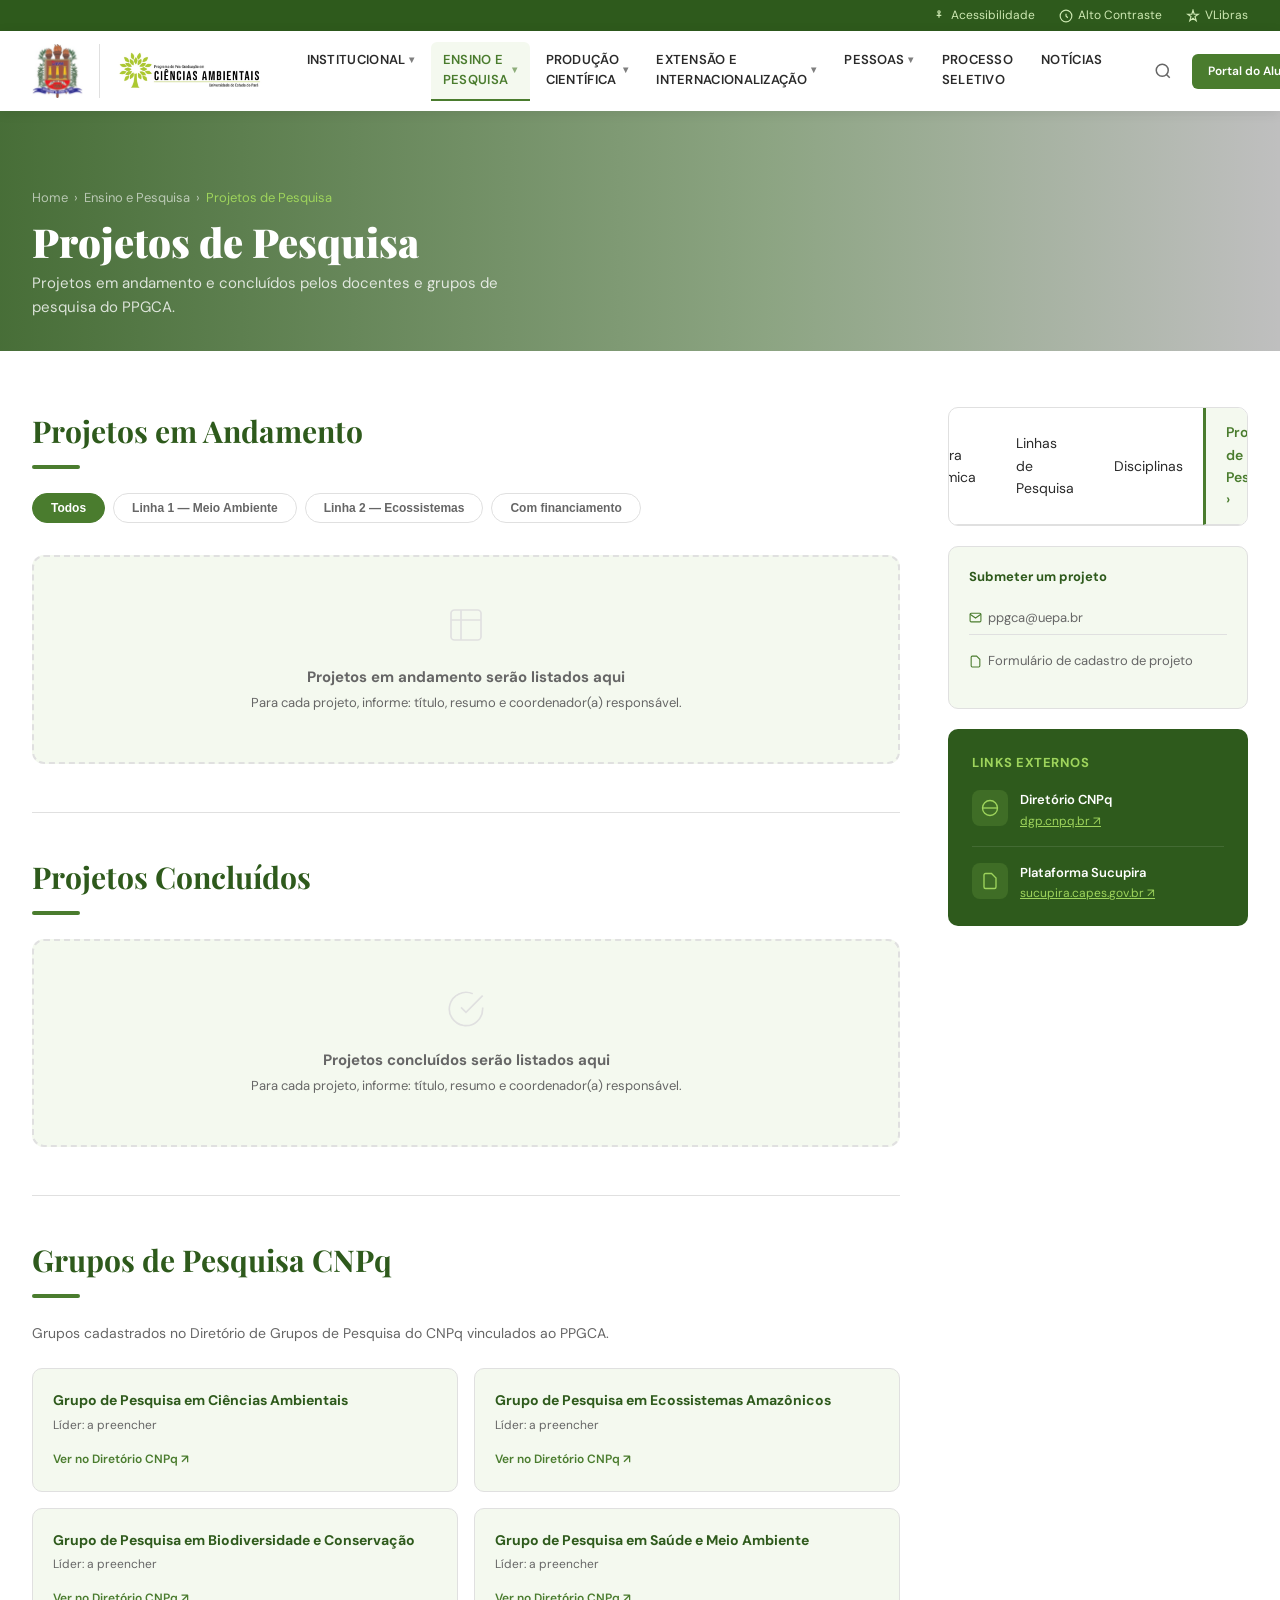
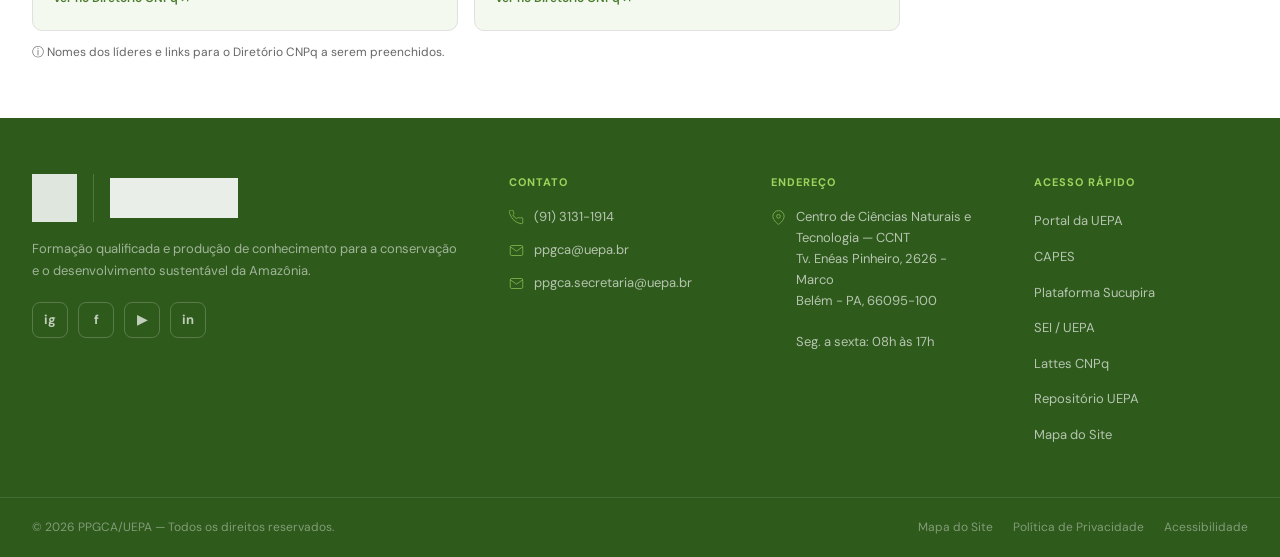
<file: projetos.html>
<!DOCTYPE html>
<html lang="pt-BR">
<head>
<meta charset="UTF-8">
<meta name="viewport" content="width=device-width, initial-scale=1.0">
<title>Projetos de Pesquisa — PPGCA/UEPA</title>
<link rel="stylesheet" href="ppgca-base.css">
<style>
  .filtros-pills { display: flex; gap: 8px; flex-wrap: wrap; margin-bottom: 32px; }
  .filtro-pill {
    padding: 7px 18px; border-radius: 50px; font-size: 12px; font-weight: 600;
    border: 1.5px solid var(--borda); background: var(--branco); color: var(--cinza-medio);
    cursor: pointer; transition: all .15s;
  }
  .filtro-pill.ativo, .filtro-pill:hover { background: var(--verde); color: #fff; border-color: var(--verde); }

  .projeto-card {
    background: var(--branco); border: 1px solid var(--borda); border-radius: 12px;
    padding: 24px; margin-bottom: 16px; transition: box-shadow .2s, border-color .2s;
    display: flex; gap: 20px;
  }
  .projeto-card:hover { box-shadow: var(--sombra); border-color: var(--verde-claro); }
  .projeto-status-col { display: flex; flex-direction: column; align-items: center; gap: 8px; flex-shrink: 0; padding-top: 2px; }
  .projeto-status-dot { width: 12px; height: 12px; border-radius: 50%; }
  .dot-andamento { background: #22c55e; }
  .dot-concluido { background: #6b7280; }
  .projeto-status-label { font-size: 10px; font-weight: 700; text-transform: uppercase; letter-spacing: .6px; writing-mode: vertical-rl; color: var(--cinza-medio); }
  .projeto-info { flex: 1; }
  .projeto-linha { font-size: 11px; font-weight: 700; text-transform: uppercase; letter-spacing: .7px; color: var(--verde); margin-bottom: 6px; }
  .projeto-titulo { font-size: 17px; font-weight: 700; color: var(--verde-escuro); margin-bottom: 8px; line-height: 1.4; }
  .projeto-resumo { font-size: 13px; color: var(--cinza-medio); line-height: 1.7; margin-bottom: 14px; }
  .projeto-meta { display: flex; gap: 16px; flex-wrap: wrap; }
  .projeto-meta span { display: flex; align-items: center; gap: 5px; font-size: 12px; color: var(--cinza-medio); }
  .projeto-meta svg { width: 13px; height: 13px; stroke: var(--verde); fill: none; }
  .projeto-meta strong { color: var(--cinza-texto); }

  .placeholder-area {
    border: 2px dashed var(--borda); border-radius: 12px; padding: 48px 32px;
    text-align: center; margin-bottom: 16px; background: var(--fundo-alt);
    transition: border-color .2s;
  }
  .placeholder-area:hover { border-color: var(--verde-claro); }
  .placeholder-area svg { width: 40px; height: 40px; stroke: var(--borda); fill: none; margin-bottom: 12px; }
  .placeholder-area h4 { font-size: 15px; font-weight: 700; color: var(--cinza-medio); margin-bottom: 4px; }
  .placeholder-area p { font-size: 13px; color: var(--cinza-medio); }

  .grupos-grid { display: grid; grid-template-columns: repeat(2, 1fr); gap: 16px; margin-top: 24px; }
  .grupo-card { background: var(--fundo-alt); border: 1px solid var(--borda); border-radius: 10px; padding: 20px; }
  .grupo-card h4 { font-size: 14px; font-weight: 700; color: var(--verde-escuro); margin-bottom: 4px; }
  .grupo-card .lider { font-size: 12px; color: var(--cinza-medio); margin-bottom: 10px; }
  .grupo-card a { font-size: 12px; font-weight: 600; color: var(--verde); text-decoration: none; }
</style>
</head>
<body>
<div id="site-header"></div>

<div class="page-hero">
  <div class="page-hero-bg" style="background-image: url('https://images.unsplash.com/photo-1518020382113-a7e8fc38eac9?w=1600&q=80');"></div>
  <div class="page-hero-overlay"></div>
  <div class="page-hero-content">
    <div>
      <div class="breadcrumb"><a href="index.html">Home</a> › <a href="ensino-pesquisa.html">Ensino e Pesquisa</a> › <span>Projetos de Pesquisa</span></div>
      <h1>Projetos de Pesquisa</h1>
      <p>Projetos em andamento e concluídos pelos docentes e grupos de pesquisa do PPGCA.</p>
    </div>
  </div>
</div>

<div class="container">
  <div class="layout-sidebar-right">
    <main>

      <!-- PROJETOS EM ANDAMENTO -->
      <h2 class="content-title">Projetos em Andamento</h2>
      <div class="content-title-line"></div>

      <div class="filtros-pills">
        <button class="filtro-pill ativo">Todos</button>
        <button class="filtro-pill">Linha 1 — Meio Ambiente</button>
        <button class="filtro-pill">Linha 2 — Ecossistemas</button>
        <button class="filtro-pill">Com financiamento</button>
      </div>

      <!-- ESPAÇO PARA PROJETOS — preencher com os dados reais -->
      <div class="placeholder-area">
        <svg viewBox="0 0 24 24"><path d="M9 3H5a2 2 0 00-2 2v4m6-6h10a2 2 0 012 2v4M9 3v18m0 0h10a2 2 0 002-2V9M9 21H5a2 2 0 01-2-2V9m0 0h18"/></svg>
        <h4>Projetos em andamento serão listados aqui</h4>
        <p>Para cada projeto, informe: título, resumo e coordenador(a) responsável.</p>
      </div>

      <!-- EXEMPLO DO FORMATO DE CARD (descomentar e preencher) -->
      <!--
      <div class="projeto-card">
        <div class="projeto-status-col">
          <div class="projeto-status-dot dot-andamento"></div>
          <div class="projeto-status-label">Em andamento</div>
        </div>
        <div class="projeto-info">
          <div class="projeto-linha">Linha 2 — Ecossistemas Amazônicos</div>
          <div class="projeto-titulo">Título do projeto aqui</div>
          <p class="projeto-resumo">Resumo do projeto aqui...</p>
          <div class="projeto-meta">
            <span>
              <svg viewBox="0 0 24 24"><path d="M20 21v-2a4 4 0 00-4-4H8a4 4 0 00-4 4v2"/><circle cx="12" cy="7" r="4"/></svg>
              Coordenador(a): <strong>Nome do Coordenador</strong>
            </span>
            <span>
              <svg viewBox="0 0 24 24"><rect x="3" y="4" width="18" height="18" rx="2"/><line x1="3" y1="10" x2="21" y2="10"/></svg>
              Início: <strong>Janeiro/2024</strong>
            </span>
            <span>
              <svg viewBox="0 0 24 24"><path d="M12 2a10 10 0 100 20 10 10 0 000-20z"/></svg>
              Financiador: <strong>CNPq</strong>
            </span>
          </div>
        </div>
      </div>
      -->

      <!-- PROJETOS CONCLUÍDOS -->
      <h2 class="content-title" style="margin-top:48px;padding-top:40px;border-top:1px solid var(--borda);">Projetos Concluídos</h2>
      <div class="content-title-line"></div>

      <div class="placeholder-area">
        <svg viewBox="0 0 24 24"><path d="M22 11.08V12a10 10 0 11-5.93-9.14"/><polyline points="22 4 12 14.01 9 11.01"/></svg>
        <h4>Projetos concluídos serão listados aqui</h4>
        <p>Para cada projeto, informe: título, resumo e coordenador(a) responsável.</p>
      </div>

      <!-- GRUPOS DE PESQUISA -->
      <h2 class="content-title" style="margin-top:48px;padding-top:40px;border-top:1px solid var(--borda);">Grupos de Pesquisa CNPq</h2>
      <div class="content-title-line"></div>
      <p style="font-size:14px;color:var(--cinza-medio);margin-bottom:8px;">Grupos cadastrados no Diretório de Grupos de Pesquisa do CNPq vinculados ao PPGCA.</p>

      <div class="grupos-grid">
        <div class="grupo-card">
          <h4>Grupo de Pesquisa em Ciências Ambientais</h4>
          <p class="lider">Líder: a preencher</p>
          <a href="#">Ver no Diretório CNPq ↗</a>
        </div>
        <div class="grupo-card">
          <h4>Grupo de Pesquisa em Ecossistemas Amazônicos</h4>
          <p class="lider">Líder: a preencher</p>
          <a href="#">Ver no Diretório CNPq ↗</a>
        </div>
        <div class="grupo-card">
          <h4>Grupo de Pesquisa em Biodiversidade e Conservação</h4>
          <p class="lider">Líder: a preencher</p>
          <a href="#">Ver no Diretório CNPq ↗</a>
        </div>
        <div class="grupo-card">
          <h4>Grupo de Pesquisa em Saúde e Meio Ambiente</h4>
          <p class="lider">Líder: a preencher</p>
          <a href="#">Ver no Diretório CNPq ↗</a>
        </div>
      </div>
      <p style="font-size:12px;color:var(--cinza-medio);margin-top:12px;">ⓘ Nomes dos líderes e links para o Diretório CNPq a serem preenchidos.</p>

    </main>

    <!-- SIDEBAR -->
    <aside>
      <nav class="sidebar-nav">
        <div class="sidebar-nav-title">Navegação</div>
        <a href="ensino-pesquisa.html">Estrutura Acadêmica</a>
        <a href="pesquisa.html">Linhas de Pesquisa</a>
        <a href="ensino-pesquisa.html#disciplinas">Disciplinas</a>
        <a href="projetos.html" class="ativo">Projetos de Pesquisa ›</a>
        <a href="infraestrutura.html">Infraestrutura</a>
      </nav>

      <div class="sidebar-card" style="margin-top:20px;">
        <h4>Submeter um projeto</h4>
        <ul>
          <li><a href="mailto:ppgca@uepa.br" style="display:flex;align-items:center;gap:6px;font-size:13px;color:var(--cinza-medio);text-decoration:none;padding:6px 0;border-bottom:1px solid var(--borda);">
            <svg width="13" height="13" viewBox="0 0 24 24" fill="none" stroke="var(--verde)" stroke-width="2"><path d="M4 4h16c1.1 0 2 .9 2 2v12c0 1.1-.9 2-2 2H4c-1.1 0-2-.9-2-2V6c0-1.1.9-2 2-2z"/><polyline points="22,6 12,13 2,6"/></svg>
            ppgca@uepa.br
          </a></li>
          <li><a href="#" style="display:flex;align-items:center;gap:6px;font-size:13px;color:var(--cinza-medio);text-decoration:none;padding:6px 0;">
            <svg width="13" height="13" viewBox="0 0 24 24" fill="none" stroke="var(--verde)" stroke-width="2"><path d="M14 2H6a2 2 0 00-2 2v16a2 2 0 002 2h12a2 2 0 002-2V8z"/></svg>
            Formulário de cadastro de projeto
          </a></li>
        </ul>
      </div>

      <div class="destaque-lateral" style="margin-top:20px;">
        <h4>Links externos</h4>
        <div class="destaque-lateral-item">
          <div class="destaque-lateral-icon">
            <svg viewBox="0 0 24 24"><circle cx="12" cy="12" r="10"/><line x1="2" y1="12" x2="22" y2="12"/></svg>
          </div>
          <div>
            <h5>Diretório CNPq</h5>
            <p><a href="http://dgp.cnpq.br" target="_blank" style="color:#9ed45c;font-size:12px;">dgp.cnpq.br ↗</a></p>
          </div>
        </div>
        <div class="destaque-lateral-item">
          <div class="destaque-lateral-icon">
            <svg viewBox="0 0 24 24"><path d="M14 2H6a2 2 0 00-2 2v16a2 2 0 002 2h12a2 2 0 002-2V8z"/></svg>
          </div>
          <div>
            <h5>Plataforma Sucupira</h5>
            <p><a href="https://sucupira.capes.gov.br" target="_blank" style="color:#9ed45c;font-size:12px;">sucupira.capes.gov.br ↗</a></p>
          </div>
        </div>
      </div>
    </aside>
  </div>
</div>

<div id="site-footer"></div>
<script>const PAGINA_ATIVA = 'ensino';</script>
<script src="ppgca-components.js"></script>
<script>
  document.querySelectorAll('.filtro-pill').forEach(btn => {
    btn.addEventListener('click', () => {
      document.querySelectorAll('.filtro-pill').forEach(b => b.classList.remove('ativo'));
      btn.classList.add('ativo');
    });
  });
</script>
</body>
</html>
</file>
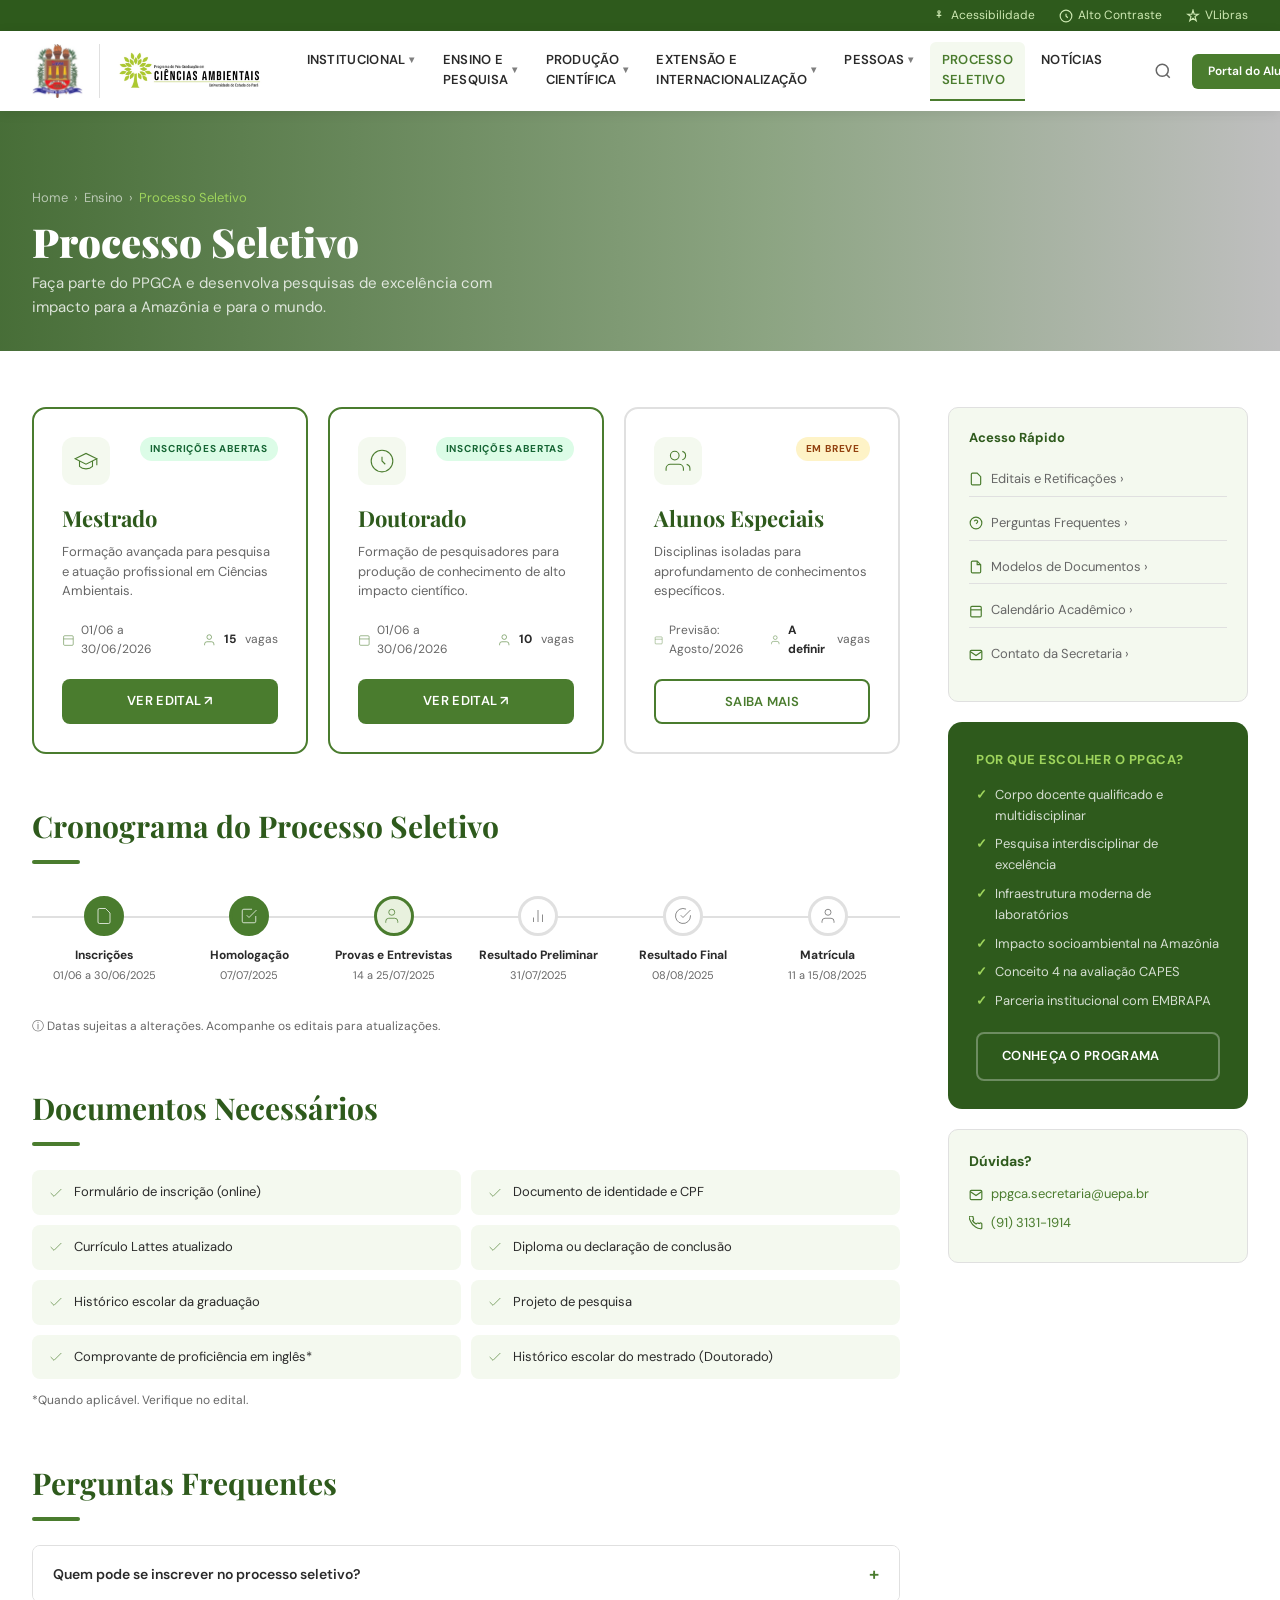
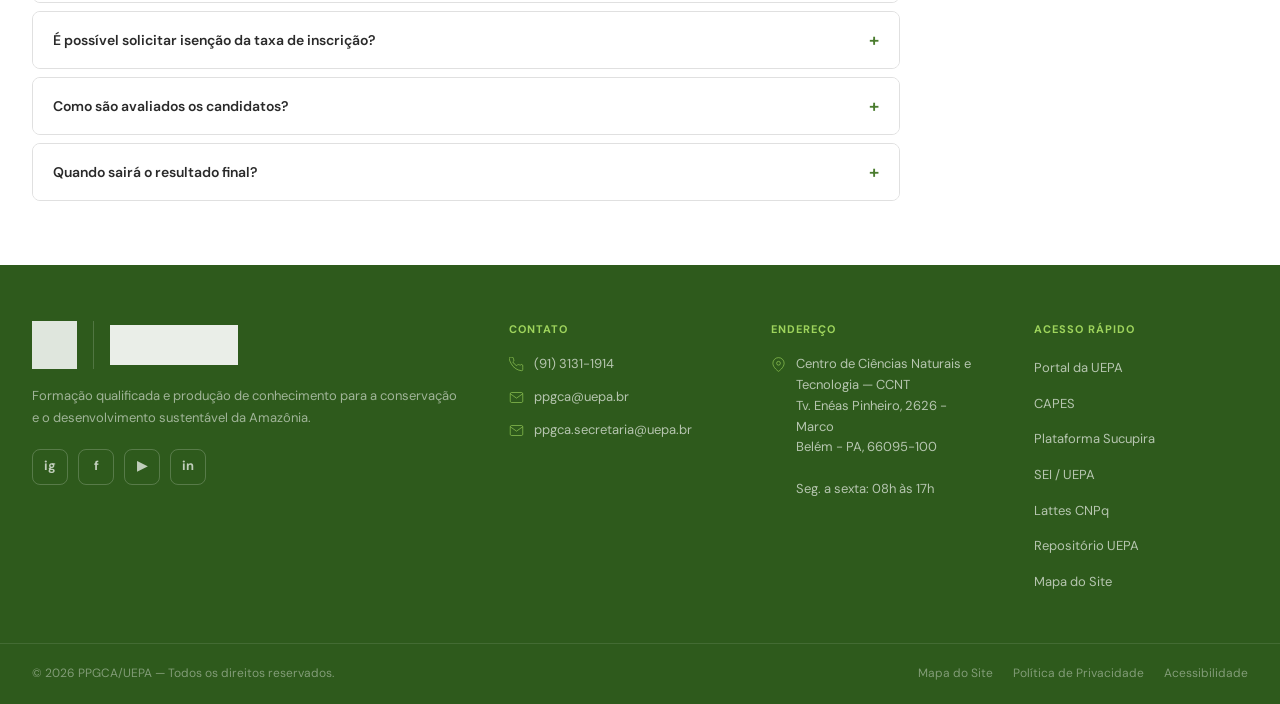
<file: seletivo.html>
<!DOCTYPE html>
<html lang="pt-BR">
<head>
<meta charset="UTF-8">
<meta name="viewport" content="width=device-width, initial-scale=1.0">
<title>Processo Seletivo — PPGCA/UEPA</title>
<link rel="stylesheet" href="ppgca-base.css">
<style>
  .cursos-grid { display: grid; grid-template-columns: repeat(3, 1fr); gap: 20px; margin-bottom: 48px; }
  .curso-card { border: 2px solid var(--borda); border-radius: 14px; padding: 28px; background: var(--branco); transition: border-color .2s, box-shadow .2s; }
  .curso-card:hover { border-color: var(--verde); box-shadow: var(--sombra); }
  .curso-card.aberto { border-color: var(--verde); }
  .curso-header { display: flex; align-items: flex-start; justify-content: space-between; margin-bottom: 16px; }
  .curso-icon { width: 48px; height: 48px; background: var(--fundo-alt); border-radius: 12px; display: flex; align-items: center; justify-content: center; }
  .curso-icon svg { width: 26px; height: 26px; stroke: var(--verde); fill: none; }
  .status-badge { font-size: 10px; font-weight: 700; letter-spacing: .8px; text-transform: uppercase; padding: 4px 10px; border-radius: 20px; }
  .status-aberto { background: #DCFCE7; color: #166534; }
  .status-breve { background: #FEF3C7; color: #92400E; }
  .status-encerrado { background: #F3F4F6; color: #6B7280; }
  .curso-card h3 { font-family: 'Playfair Display', serif; font-size: 22px; font-weight: 700; color: var(--verde-escuro); margin-bottom: 6px; }
  .curso-card p { font-size: 13px; color: var(--cinza-medio); line-height: 1.5; margin-bottom: 20px; }
  .curso-meta { display: flex; gap: 16px; margin-bottom: 20px; }
  .curso-meta-item { display: flex; align-items: center; gap: 6px; font-size: 12px; color: var(--cinza-medio); }
  .curso-meta-item svg { width: 14px; height: 14px; stroke: var(--verde); fill: none; }
  .curso-meta-item strong { color: var(--cinza-texto); }

  .timeline { position: relative; margin: 32px 0; }
  .timeline::before { content: ''; position: absolute; top: 20px; left: 0; right: 0; height: 2px; background: var(--borda); z-index: 0; }
  .timeline-steps { display: flex; justify-content: space-between; position: relative; z-index: 1; }
  .timeline-step { display: flex; flex-direction: column; align-items: center; text-align: center; flex: 1; }
  .timeline-dot {
    width: 40px; height: 40px; border-radius: 50%; border: 3px solid var(--borda); background: var(--branco);
    display: flex; align-items: center; justify-content: center; margin-bottom: 10px;
    transition: border-color .2s;
  }
  .timeline-dot svg { width: 18px; height: 18px; stroke: var(--cinza-medio); fill: none; }
  .timeline-step.feito .timeline-dot { background: var(--verde); border-color: var(--verde); }
  .timeline-step.feito .timeline-dot svg { stroke: #fff; }
  .timeline-step.atual .timeline-dot { border-color: var(--verde); background: var(--verde-claro); }
  .timeline-step.atual .timeline-dot svg { stroke: var(--verde); }
  .timeline-step h4 { font-size: 12px; font-weight: 700; color: var(--cinza-texto); margin-bottom: 2px; }
  .timeline-step p { font-size: 11px; color: var(--cinza-medio); }

  .docs-lista { display: grid; grid-template-columns: 1fr 1fr; gap: 10px; }
  .doc-item {
    display: flex; align-items: center; gap: 10px; padding: 12px 16px;
    background: var(--fundo-alt); border-radius: 8px;
    font-size: 13px; color: var(--cinza-texto);
  }
  .doc-item svg { width: 16px; height: 16px; stroke: var(--verde); fill: none; flex-shrink: 0; }

  .por-que { background: var(--verde-escuro); border-radius: 14px; padding: 28px; color: #fff; }
  .por-que h4 { font-size: 13px; font-weight: 700; text-transform: uppercase; letter-spacing: .5px; color: #9ed45c; margin-bottom: 14px; }
  .por-que ul { list-style: none; display: flex; flex-direction: column; gap: 8px; }
  .por-que ul li { display: flex; align-items: flex-start; gap: 8px; font-size: 13px; color: rgba(255,255,255,.8); }
  .por-que ul li::before { content: '✓'; color: #9ed45c; font-weight: 700; flex-shrink: 0; }
  .por-que .cta { margin-top: 20px; display: block; }

  .duvidas-box { background: var(--fundo-alt); border: 1px solid var(--borda); border-radius: 10px; padding: 20px; margin-top: 20px; }
  .duvidas-box h4 { font-size: 14px; font-weight: 700; color: var(--verde-escuro); margin-bottom: 12px; }
  .duvidas-box a { display: flex; align-items: center; gap: 8px; font-size: 13px; color: var(--verde); text-decoration: none; margin-bottom: 8px; }
</style>
</head>
<body>
<div id="site-header"></div>

<div class="page-hero">
  <div class="page-hero-bg" style="background-image: url('https://images.unsplash.com/photo-1434030216411-0b793f4b4173?w=1600&q=80');"></div>
  <div class="page-hero-overlay"></div>
  <div class="page-hero-content">
    <div>
      <div class="breadcrumb"><a href="index.html">Home</a> › <a href="#">Ensino</a> › <span>Processo Seletivo</span></div>
      <h1>Processo Seletivo</h1>
      <p>Faça parte do PPGCA e desenvolva pesquisas de excelência com impacto para a Amazônia e para o mundo.</p>
    </div>
  </div>
</div>

<div class="container">
  <div class="layout-sidebar-right">

    <!-- MAIN -->
    <main>
      <!-- CARDS DE CURSOS -->
      <div class="cursos-grid">
        <div class="curso-card aberto">
          <div class="curso-header">
            <div class="curso-icon"><svg viewBox="0 0 24 24"><path d="M22 10v6M2 10l10-5 10 5-10 5z"/><path d="M6 12v5c3 3 9 3 12 0v-5"/></svg></div>
            <span class="status-badge status-aberto">Inscrições abertas</span>
          </div>
          <h3>Mestrado</h3>
          <p>Formação avançada para pesquisa e atuação profissional em Ciências Ambientais.</p>
          <div class="curso-meta">
            <div class="curso-meta-item">
              <svg viewBox="0 0 24 24"><rect x="3" y="4" width="18" height="18" rx="2"/><line x1="3" y1="10" x2="21" y2="10"/></svg>
              <span>01/06 a 30/06/2026</span>
            </div>
            <div class="curso-meta-item">
              <svg viewBox="0 0 24 24"><path d="M17 21v-2a4 4 0 00-4-4H5a4 4 0 00-4 4v2"/><circle cx="9" cy="7" r="4"/></svg>
              <strong>15</strong>&nbsp;vagas
            </div>
          </div>
          <a href="#" class="btn btn-primary" style="width:100%;justify-content:center;">VER EDITAL ↗</a>
        </div>

        <div class="curso-card aberto">
          <div class="curso-header">
            <div class="curso-icon"><svg viewBox="0 0 24 24"><circle cx="12" cy="12" r="10"/><path d="M12 8v4l3 3"/></svg></div>
            <span class="status-badge status-aberto">Inscrições abertas</span>
          </div>
          <h3>Doutorado</h3>
          <p>Formação de pesquisadores para produção de conhecimento de alto impacto científico.</p>
          <div class="curso-meta">
            <div class="curso-meta-item">
              <svg viewBox="0 0 24 24"><rect x="3" y="4" width="18" height="18" rx="2"/><line x1="3" y1="10" x2="21" y2="10"/></svg>
              <span>01/06 a 30/06/2026</span>
            </div>
            <div class="curso-meta-item">
              <svg viewBox="0 0 24 24"><path d="M17 21v-2a4 4 0 00-4-4H5a4 4 0 00-4 4v2"/><circle cx="9" cy="7" r="4"/></svg>
              <strong>10</strong>&nbsp;vagas
            </div>
          </div>
          <a href="#" class="btn btn-primary" style="width:100%;justify-content:center;">VER EDITAL ↗</a>
        </div>

        <div class="curso-card">
          <div class="curso-header">
            <div class="curso-icon"><svg viewBox="0 0 24 24"><path d="M17 21v-2a4 4 0 00-4-4H5a4 4 0 00-4 4v2"/><circle cx="9" cy="7" r="4"/><path d="M23 21v-2a4 4 0 00-3-3.87M16 3.13a4 4 0 010 7.75"/></svg></div>
            <span class="status-badge status-breve">Em breve</span>
          </div>
          <h3>Alunos Especiais</h3>
          <p>Disciplinas isoladas para aprofundamento de conhecimentos específicos.</p>
          <div class="curso-meta">
            <div class="curso-meta-item">
              <svg viewBox="0 0 24 24"><rect x="3" y="4" width="18" height="18" rx="2"/><line x1="3" y1="10" x2="21" y2="10"/></svg>
              <span>Previsão: Agosto/2026</span>
            </div>
            <div class="curso-meta-item">
              <svg viewBox="0 0 24 24"><path d="M17 21v-2a4 4 0 00-4-4H5a4 4 0 00-4 4v2"/><circle cx="9" cy="7" r="4"/></svg>
              <strong>A definir</strong>&nbsp;vagas
            </div>
          </div>
          <button class="btn btn-outline" style="width:100%;justify-content:center;" disabled>SAIBA MAIS</button>
        </div>
      </div>

      <!-- CRONOGRAMA -->
      <h2 class="content-title">Cronograma do Processo Seletivo</h2>
      <div class="content-title-line"></div>
      <div class="timeline">
        <div class="timeline-steps">
          <div class="timeline-step feito">
            <div class="timeline-dot"><svg viewBox="0 0 24 24"><path d="M14 2H6a2 2 0 00-2 2v16a2 2 0 002 2h12a2 2 0 002-2V8z"/></svg></div>
            <h4>Inscrições</h4>
            <p>01/06 a 30/06/2025</p>
          </div>
          <div class="timeline-step feito">
            <div class="timeline-dot"><svg viewBox="0 0 24 24"><path d="M9 11l3 3L22 4"/><path d="M21 12v7a2 2 0 01-2 2H5a2 2 0 01-2-2V5a2 2 0 012-2h11"/></svg></div>
            <h4>Homologação</h4>
            <p>07/07/2025</p>
          </div>
          <div class="timeline-step atual">
            <div class="timeline-dot"><svg viewBox="0 0 24 24"><path d="M17 21v-2a4 4 0 00-4-4H5a4 4 0 00-4 4v2"/><circle cx="9" cy="7" r="4"/></svg></div>
            <h4>Provas e Entrevistas</h4>
            <p>14 a 25/07/2025</p>
          </div>
          <div class="timeline-step">
            <div class="timeline-dot"><svg viewBox="0 0 24 24"><line x1="18" y1="20" x2="18" y2="10"/><line x1="12" y1="20" x2="12" y2="4"/><line x1="6" y1="20" x2="6" y2="14"/></svg></div>
            <h4>Resultado Preliminar</h4>
            <p>31/07/2025</p>
          </div>
          <div class="timeline-step">
            <div class="timeline-dot"><svg viewBox="0 0 24 24"><path d="M22 11.08V12a10 10 0 11-5.93-9.14"/><polyline points="22 4 12 14.01 9 11.01"/></svg></div>
            <h4>Resultado Final</h4>
            <p>08/08/2025</p>
          </div>
          <div class="timeline-step">
            <div class="timeline-dot"><svg viewBox="0 0 24 24"><path d="M20 21v-2a4 4 0 00-4-4H8a4 4 0 00-4 4v2"/><circle cx="12" cy="7" r="4"/></svg></div>
            <h4>Matrícula</h4>
            <p>11 a 15/08/2025</p>
          </div>
        </div>
      </div>
      <p style="font-size:12px;color:var(--cinza-medio);margin-top:8px;">ⓘ Datas sujeitas a alterações. Acompanhe os editais para atualizações.</p>

      <!-- DOCUMENTOS NECESSÁRIOS -->
      <h2 class="content-title" style="margin-top:48px;">Documentos Necessários</h2>
      <div class="content-title-line"></div>
      <div class="docs-lista">
        <div class="doc-item"><svg viewBox="0 0 24 24"><polyline points="20 6 9 17 4 12"/></svg>Formulário de inscrição (online)</div>
        <div class="doc-item"><svg viewBox="0 0 24 24"><polyline points="20 6 9 17 4 12"/></svg>Documento de identidade e CPF</div>
        <div class="doc-item"><svg viewBox="0 0 24 24"><polyline points="20 6 9 17 4 12"/></svg>Currículo Lattes atualizado</div>
        <div class="doc-item"><svg viewBox="0 0 24 24"><polyline points="20 6 9 17 4 12"/></svg>Diploma ou declaração de conclusão</div>
        <div class="doc-item"><svg viewBox="0 0 24 24"><polyline points="20 6 9 17 4 12"/></svg>Histórico escolar da graduação</div>
        <div class="doc-item"><svg viewBox="0 0 24 24"><polyline points="20 6 9 17 4 12"/></svg>Projeto de pesquisa</div>
        <div class="doc-item"><svg viewBox="0 0 24 24"><polyline points="20 6 9 17 4 12"/></svg>Comprovante de proficiência em inglês*</div>
        <div class="doc-item"><svg viewBox="0 0 24 24"><polyline points="20 6 9 17 4 12"/></svg>Histórico escolar do mestrado (Doutorado)</div>
      </div>
      <p style="font-size:12px;color:var(--cinza-medio);margin-top:12px;">*Quando aplicável. Verifique no edital.</p>

      <!-- FAQ -->
      <h2 class="content-title" style="margin-top:48px;">Perguntas Frequentes</h2>
      <div class="content-title-line"></div>
      <div>
        <div class="accordion-item">
          <button class="accordion-btn">Quem pode se inscrever no processo seletivo? <span class="icone">+</span></button>
          <div class="accordion-content">Qualquer portador de diploma de graduação em qualquer área do conhecimento pode se inscrever no Mestrado, pois o PPGCA é interdisciplinar por natureza. Para o Doutorado, é necessário ser portador de título de Mestre. Consulte o edital específico para requisitos adicionais.</div>
        </div>
        <div class="accordion-item">
          <button class="accordion-btn">É possível solicitar isenção da taxa de inscrição? <span class="icone">+</span></button>
          <div class="accordion-content">Sim. Candidatos em situação de vulnerabilidade socioeconômica podem solicitar isenção da taxa mediante documentação comprobatória dentro do prazo estabelecido no edital. Consulte o edital vigente para os procedimentos e prazos.</div>
        </div>
        <div class="accordion-item">
          <button class="accordion-btn">Como são avaliados os candidatos? <span class="icone">+</span></button>
          <div class="accordion-content">O processo de seleção consiste em avaliação do currículo acadêmico (Lattes), análise do projeto de pesquisa, prova de proficiência em língua estrangeira (inglês) e entrevista com a comissão examinadora. Os pesos de cada etapa estão definidos no edital.</div>
        </div>
        <div class="accordion-item">
          <button class="accordion-btn">Quando sairá o resultado final? <span class="icone">+</span></button>
          <div class="accordion-content">O resultado final é divulgado conforme cronograma do edital vigente, geralmente em agosto. Acompanhe o site do PPGCA e o e-mail cadastrado no formulário de inscrição para receber as notificações.</div>
        </div>
      </div>
    </main>

    <!-- SIDEBAR DIREITA -->
    <aside>
      <div class="sidebar-card" style="margin-top:0;">
        <h4>Acesso Rápido</h4>
        <ul>
          <li><a href="#" style="display:flex;align-items:center;gap:8px;font-size:13px;color:var(--cinza-medio);text-decoration:none;padding:6px 0;border-bottom:1px solid var(--borda);">
            <svg width="14" height="14" viewBox="0 0 24 24" fill="none" stroke="var(--verde)" stroke-width="2"><path d="M14 2H6a2 2 0 00-2 2v16a2 2 0 002 2h12a2 2 0 002-2V8z"/></svg>
            Editais e Retificações ›
          </a></li>
          <li><a href="#" style="display:flex;align-items:center;gap:8px;font-size:13px;color:var(--cinza-medio);text-decoration:none;padding:6px 0;border-bottom:1px solid var(--borda);">
            <svg width="14" height="14" viewBox="0 0 24 24" fill="none" stroke="var(--verde)" stroke-width="2"><circle cx="12" cy="12" r="10"/><path d="M9.09 9a3 3 0 015.83 1c0 2-3 3-3 3"/><line x1="12" y1="17" x2="12.01" y2="17"/></svg>
            Perguntas Frequentes ›
          </a></li>
          <li><a href="#" style="display:flex;align-items:center;gap:8px;font-size:13px;color:var(--cinza-medio);text-decoration:none;padding:6px 0;border-bottom:1px solid var(--borda);">
            <svg width="14" height="14" viewBox="0 0 24 24" fill="none" stroke="var(--verde)" stroke-width="2"><path d="M14 2H6a2 2 0 00-2 2v16a2 2 0 002 2h12a2 2 0 002-2V8z"/><polyline points="14 2 14 8 20 8"/></svg>
            Modelos de Documentos ›
          </a></li>
          <li><a href="institucional.html#calendario" style="display:flex;align-items:center;gap:8px;font-size:13px;color:var(--cinza-medio);text-decoration:none;padding:6px 0;border-bottom:1px solid var(--borda);">
            <svg width="14" height="14" viewBox="0 0 24 24" fill="none" stroke="var(--verde)" stroke-width="2"><rect x="3" y="4" width="18" height="18" rx="2"/><line x1="3" y1="10" x2="21" y2="10"/></svg>
            Calendário Acadêmico ›
          </a></li>
          <li><a href="mailto:ppgca.secretaria@uepa.br" style="display:flex;align-items:center;gap:8px;font-size:13px;color:var(--cinza-medio);text-decoration:none;padding:6px 0;">
            <svg width="14" height="14" viewBox="0 0 24 24" fill="none" stroke="var(--verde)" stroke-width="2"><path d="M4 4h16c1.1 0 2 .9 2 2v12c0 1.1-.9 2-2 2H4c-1.1 0-2-.9-2-2V6c0-1.1.9-2 2-2z"/><polyline points="22,6 12,13 2,6"/></svg>
            Contato da Secretaria ›
          </a></li>
        </ul>
      </div>

      <div class="por-que" style="margin-top:20px;">
        <h4>Por que escolher o PPGCA?</h4>
        <ul>
          <li>Corpo docente qualificado e multidisciplinar</li>
          <li>Pesquisa interdisciplinar de excelência</li>
          <li>Infraestrutura moderna de laboratórios</li>
          <li>Impacto socioambiental na Amazônia</li>
          <li>Conceito 4 na avaliação CAPES</li>
          <li>Parceria institucional com EMBRAPA</li>
        </ul>
        <a href="institucional.html" class="btn btn-outline cta" style="border-color:rgba(255,255,255,.3);color:#fff;justify-content:center;width:100%;">CONHEÇA O PROGRAMA</a>
      </div>

      <div class="duvidas-box">
        <h4>Dúvidas?</h4>
        <a href="mailto:ppgca.secretaria@uepa.br">
          <svg width="14" height="14" viewBox="0 0 24 24" fill="none" stroke="currentColor" stroke-width="2"><path d="M4 4h16c1.1 0 2 .9 2 2v12c0 1.1-.9 2-2 2H4c-1.1 0-2-.9-2-2V6c0-1.1.9-2 2-2z"/><polyline points="22,6 12,13 2,6"/></svg>
          ppgca.secretaria@uepa.br
        </a>
        <a href="tel:+559131311914">
          <svg width="14" height="14" viewBox="0 0 24 24" fill="none" stroke="currentColor" stroke-width="2"><path d="M22 16.92v3a2 2 0 01-2.18 2 19.79 19.79 0 01-8.63-3.07A19.5 19.5 0 013.07 9.8a19.79 19.79 0 01-3.07-8.64A2 2 0 012 .18h3a2 2 0 012 1.72 12.84 12.84 0 00.7 2.81 2 2 0 01-.45 2.11L6.09 7.91a16 16 0 006 6l1.27-1.27a2 2 0 012.11-.45 12.84 12.84 0 002.81.7A2 2 0 0122 14z"/></svg>
          (91) 3131-1914
        </a>
      </div>
    </aside>
  </div>
</div>

<div id="site-footer"></div>
<script>const PAGINA_ATIVA = 'seletivo';</script>
<script src="ppgca-components.js"></script>
</body>
</html>
</file>
<file: ppgca-base.css>
/* ═══════════════════════════════════════
   PPGCA/UEPA — Base CSS Compartilhado
   ═══════════════════════════════════════ */

@import url('https://fonts.googleapis.com/css2?family=Playfair+Display:wght@700;900&family=DM+Sans:wght@300;400;500;600&display=swap');

:root {
  --verde: #4A7C2E;
  --verde-escuro: #2E5A1C;
  --verde-claro: #E8F1DE;
  --verde-hover: #3d6a24;
  --azul-uepa: #003876;
  --cinza-texto: #2a2a2a;
  --cinza-medio: #666;
  --cinza-claro: #f5f5f5;
  --branco: #ffffff;
  --fundo-alt: #F4F9EF;
  --borda: #e0e0e0;
  --sombra: 0 2px 16px rgba(46,90,28,0.10);
  --radius: 10px;
}

*, *::before, *::after { box-sizing: border-box; margin: 0; padding: 0; }

body {
  font-family: 'DM Sans', sans-serif;
  color: var(--cinza-texto);
  background: var(--branco);
  font-size: 16px;
  line-height: 1.6;
}

/* ─── ACESSIBILIDADE ─── */
.barra-acessibilidade {
  background: var(--verde-escuro);
  color: #cde8b2;
  font-size: 12px;
  padding: 6px 0;
}
.barra-acessibilidade .inner {
  max-width: 1280px; margin: 0 auto; padding: 0 32px;
  display: flex; justify-content: flex-end; gap: 24px;
}
.barra-acessibilidade a {
  color: #cde8b2; text-decoration: none; display: flex; align-items: center; gap: 5px;
  transition: color .2s;
}
.barra-acessibilidade a:hover { color: #fff; }

/* ─── HEADER ─── */
header {
  background: var(--branco);
  box-shadow: 0 2px 12px rgba(0,0,0,0.08);
  position: sticky; top: 0; z-index: 100;
}
.header-inner {
  max-width: 1280px; margin: 0 auto; padding: 0 32px;
  display: flex; align-items: center; gap: 32px; height: 80px;
}
.logo-wrap { display: flex; align-items: center; gap: 16px; text-decoration: none; flex-shrink: 0; }
.logo-uepa { height: 54px; width: auto; object-fit: contain; border-right: 1px solid var(--borda); padding-right: 16px; }
.logo-ppgca { height: 46px; width: auto; object-fit: contain; }

nav { flex: 1; display: flex; justify-content: center; }
nav ul { list-style: none; display: flex; gap: 4px; }
nav ul li { position: relative; }
nav ul li a {
  display: flex; align-items: center; gap: 4px;
  font-size: 13px; font-weight: 600; letter-spacing: .3px;
  color: var(--cinza-texto); text-decoration: none;
  padding: 8px 12px; border-radius: 6px;
  transition: background .2s, color .2s;
  text-transform: uppercase;
}
nav ul li a:hover, nav ul li a.ativo { background: var(--fundo-alt); color: var(--verde); }
nav ul li a.ativo { border-bottom: 2px solid var(--verde); border-radius: 6px 6px 0 0; }
.chevron { font-size: 10px; opacity: .6; }

.dropdown { position: relative; }
.dropdown-menu {
  display: none; position: absolute; top: calc(100% + 8px); left: 0;
  background: var(--branco); border-radius: 10px;
  box-shadow: 0 8px 32px rgba(0,0,0,0.14);
  min-width: 220px; padding: 8px 0; z-index: 200;
}
.dropdown:hover .dropdown-menu { display: block; }
.dropdown-menu a {
  display: block; padding: 10px 20px;
  font-size: 13px; font-weight: 400; text-transform: none;
  color: var(--cinza-texto); text-decoration: none; border-radius: 0; letter-spacing: 0;
  transition: background .15s, color .15s;
}
.dropdown-menu a:hover { background: var(--fundo-alt); color: var(--verde); }

.header-actions { display: flex; align-items: center; gap: 12px; flex-shrink: 0; }
.btn-busca {
  background: none; border: none; cursor: pointer; padding: 8px;
  color: var(--cinza-medio); border-radius: 6px; transition: background .2s;
  display: flex; align-items: center;
}
.btn-busca:hover { background: var(--fundo-alt); color: var(--verde); }
.btn-area-aluno {
  background: var(--verde); color: #fff; font-size: 12px; font-weight: 600;
  padding: 8px 16px; border-radius: 6px; text-decoration: none;
  transition: background .2s; white-space: nowrap;
}
.btn-area-aluno:hover { background: var(--verde-hover); }

/* ─── PAGE HERO (páginas internas) ─── */
.page-hero {
  position: relative; overflow: hidden;
  height: 240px; display: flex; align-items: flex-end;
}
.page-hero-bg {
  position: absolute; inset: 0;
  background-size: cover; background-position: center;
}
.page-hero-overlay {
  position: absolute; inset: 0;
  background: linear-gradient(to right, rgba(46,90,28,0.88) 0%, rgba(46,90,28,0.55) 60%, rgba(0,0,0,0.25) 100%);
}
.page-hero-content {
  position: relative; z-index: 1;
  max-width: 1280px; margin: 0 auto; padding: 0 32px 32px; width: 100%;
  display: flex; justify-content: space-between; align-items: flex-end;
}
.page-hero-content h1 {
  font-family: 'Playfair Display', serif;
  font-size: 40px; font-weight: 900; color: #fff; line-height: 1.15;
  margin-bottom: 6px;
}
.page-hero-content p { font-size: 15px; color: rgba(255,255,255,.8); max-width: 520px; }
.breadcrumb {
  font-size: 13px; color: rgba(255,255,255,.6); margin-bottom: 10px;
  display: flex; align-items: center; gap: 6px;
}
.breadcrumb a { color: rgba(255,255,255,.6); text-decoration: none; }
.breadcrumb a:hover { color: #fff; }
.breadcrumb span { color: #9ed45c; }

/* ─── LAYOUT INTERNO ─── */
.container { max-width: 1280px; margin: 0 auto; padding: 0 32px; }
.layout-sidebar { display: grid; grid-template-columns: 260px 1fr; gap: 48px; padding: 56px 0; }
.layout-sidebar-right { display: grid; grid-template-columns: 1fr 300px; gap: 48px; padding: 56px 0; }
.layout-full { padding: 56px 0; }

/* ─── SIDEBAR ─── */
.sidebar { position: sticky; top: 100px; align-self: start; }
.sidebar-nav { background: var(--branco); border: 1px solid var(--borda); border-radius: var(--radius); overflow: hidden; }
.sidebar-nav-title {
  background: var(--verde-escuro); color: #fff;
  font-size: 11px; font-weight: 700; text-transform: uppercase; letter-spacing: 1px;
  padding: 14px 20px;
}
.sidebar-nav a {
  display: flex; align-items: center; justify-content: space-between;
  padding: 13px 20px; font-size: 14px; color: var(--cinza-texto);
  text-decoration: none; border-bottom: 1px solid var(--borda);
  transition: background .15s, color .15s;
}
.sidebar-nav a:last-child { border-bottom: none; }
.sidebar-nav a:hover, .sidebar-nav a.ativo { background: var(--fundo-alt); color: var(--verde); }
.sidebar-nav a.ativo { font-weight: 600; border-left: 3px solid var(--verde); }
.sidebar-card {
  background: var(--fundo-alt); border: 1px solid var(--borda);
  border-radius: var(--radius); padding: 20px; margin-top: 20px;
}
.sidebar-card h4 { font-size: 13px; font-weight: 700; color: var(--verde-escuro); margin-bottom: 14px; }
.sidebar-card ul { list-style: none; }
.sidebar-card ul li { margin-bottom: 10px; }
.sidebar-card ul li a { font-size: 13px; color: var(--cinza-medio); text-decoration: none; display: flex; align-items: center; gap: 6px; }
.sidebar-card ul li a:hover { color: var(--verde); }

/* ─── DESTAQUES CARD (sidebar) ─── */
.destaque-lateral { background: var(--verde-escuro); border-radius: var(--radius); padding: 24px; margin-top: 20px; }
.destaque-lateral h4 { font-size: 13px; font-weight: 700; color: #9ed45c; margin-bottom: 16px; text-transform: uppercase; letter-spacing: .5px; }
.destaque-lateral-item { display: flex; gap: 12px; margin-bottom: 16px; padding-bottom: 16px; border-bottom: 1px solid rgba(255,255,255,.1); }
.destaque-lateral-item:last-child { margin-bottom: 0; padding-bottom: 0; border-bottom: none; }
.destaque-lateral-icon { width: 36px; height: 36px; background: rgba(158,212,92,.15); border-radius: 8px; display: flex; align-items: center; justify-content: center; flex-shrink: 0; }
.destaque-lateral-icon svg { width: 18px; height: 18px; stroke: #9ed45c; fill: none; stroke-width: 1.8; }
.destaque-lateral-item h5 { font-size: 13px; font-weight: 600; color: #fff; margin-bottom: 2px; }
.destaque-lateral-item p { font-size: 12px; color: rgba(255,255,255,.55); line-height: 1.4; }

/* ─── CONTEÚDO PRINCIPAL ─── */
.content-title {
  font-family: 'Playfair Display', serif;
  font-size: 30px; font-weight: 700; color: var(--verde-escuro); margin-bottom: 6px;
}
.content-title-line { width: 48px; height: 4px; background: var(--verde); border-radius: 2px; margin: 10px 0 24px; }
.content-text p { font-size: 15px; color: var(--cinza-texto); line-height: 1.8; margin-bottom: 16px; }
.content-text p strong { color: var(--verde-escuro); }
.content-text h3 { font-family: 'Playfair Display', serif; font-size: 22px; font-weight: 700; color: var(--verde-escuro); margin: 32px 0 12px; }

/* ─── CARDS GENÉRICOS ─── */
.cards-grid-2 { display: grid; grid-template-columns: repeat(2, 1fr); gap: 24px; }
.cards-grid-3 { display: grid; grid-template-columns: repeat(3, 1fr); gap: 24px; }
.cards-grid-4 { display: grid; grid-template-columns: repeat(4, 1fr); gap: 20px; }

.card {
  background: var(--branco); border: 1px solid var(--borda); border-radius: var(--radius);
  overflow: hidden; transition: transform .2s, box-shadow .2s;
}
.card:hover { transform: translateY(-3px); box-shadow: var(--sombra); }
.card-img { height: 180px; overflow: hidden; }
.card-img img { width: 100%; height: 100%; object-fit: cover; transition: transform .4s; }
.card:hover .card-img img { transform: scale(1.05); }
.card-body { padding: 20px; }
.card-tag {
  display: inline-block; font-size: 10px; font-weight: 700;
  text-transform: uppercase; letter-spacing: .8px;
  padding: 3px 10px; border-radius: 4px; margin-bottom: 10px;
  background: var(--verde-claro); color: var(--verde-escuro);
}
.card-tag.azul { background: #DBEAFE; color: #1E40AF; }
.card-tag.amarelo { background: #FEF3C7; color: #92400E; }
.card-body h3 { font-size: 16px; font-weight: 700; color: var(--verde-escuro); margin-bottom: 8px; line-height: 1.4; }
.card-body p { font-size: 13px; color: var(--cinza-medio); line-height: 1.6; }

/* ─── BOTÕES ─── */
.btn { display: inline-flex; align-items: center; gap: 8px; font-size: 13px; font-weight: 600; padding: 12px 24px; border-radius: 8px; text-decoration: none; cursor: pointer; transition: all .2s; border: none; font-family: inherit; letter-spacing: .3px; }
.btn-primary { background: var(--verde); color: #fff; }
.btn-primary:hover { background: var(--verde-escuro); }
.btn-outline { background: transparent; color: var(--verde); border: 2px solid var(--verde); }
.btn-outline:hover { background: var(--verde); color: #fff; }
.btn-sm { padding: 8px 16px; font-size: 12px; }
.saiba-mais { display: inline-flex; align-items: center; gap: 6px; font-size: 13px; font-weight: 600; color: var(--verde); text-decoration: none; transition: gap .2s; }
.saiba-mais:hover { gap: 10px; }

/* ─── TABELA ─── */
.tabela { width: 100%; border-collapse: collapse; font-size: 14px; }
.tabela th { background: var(--verde-escuro); color: #fff; padding: 12px 16px; text-align: left; font-size: 12px; text-transform: uppercase; letter-spacing: .5px; }
.tabela td { padding: 12px 16px; border-bottom: 1px solid var(--borda); }
.tabela tr:hover td { background: var(--fundo-alt); }

/* ─── BADGES / TAGS ─── */
.badge { display: inline-block; padding: 3px 10px; border-radius: 20px; font-size: 11px; font-weight: 700; }
.badge-verde { background: var(--verde-claro); color: var(--verde-escuro); }
.badge-azul { background: #DBEAFE; color: #1E40AF; }
.badge-amarelo { background: #FEF3C7; color: #92400E; }
.badge-vermelho { background: #FEE2E2; color: #991B1B; }

/* ─── STAT BOXES ─── */
.stats-row { display: flex; gap: 0; background: var(--branco); border: 1px solid var(--borda); border-radius: var(--radius); overflow: hidden; margin: 32px 0; }
.stat-box { flex: 1; text-align: center; padding: 24px 16px; border-right: 1px solid var(--borda); }
.stat-box:last-child { border-right: none; }
.stat-box .n { font-family: 'Playfair Display', serif; font-size: 36px; font-weight: 900; color: var(--verde); line-height: 1; }
.stat-box .l { font-size: 12px; color: var(--cinza-medio); margin-top: 4px; text-transform: uppercase; letter-spacing: .5px; }

/* ─── ACCORDION ─── */
.accordion-item { border: 1px solid var(--borda); border-radius: 8px; margin-bottom: 8px; overflow: hidden; }
.accordion-btn {
  width: 100%; display: flex; justify-content: space-between; align-items: center;
  padding: 16px 20px; background: var(--branco); border: none; cursor: pointer;
  font-size: 14px; font-weight: 600; color: var(--cinza-texto); font-family: inherit;
  text-align: left; transition: background .2s;
}
.accordion-btn:hover { background: var(--fundo-alt); }
.accordion-btn.aberto { background: var(--fundo-alt); color: var(--verde-escuro); }
.accordion-btn .icone { font-size: 18px; color: var(--verde); transition: transform .2s; flex-shrink: 0; }
.accordion-btn.aberto .icone { transform: rotate(45deg); }
.accordion-content { display: none; padding: 0 20px 20px; font-size: 14px; color: var(--cinza-medio); line-height: 1.7; }
.accordion-content.aberto { display: block; }

/* ─── FOOTER ─── */
footer { background: var(--verde-escuro); color: rgba(255,255,255,.8); }
.footer-top {
  max-width: 1280px; margin: 0 auto; padding: 56px 32px 40px;
  display: grid; grid-template-columns: 2fr 1fr 1fr 1fr; gap: 48px;
}
.footer-brand p { font-size: 13px; color: rgba(255,255,255,.55); line-height: 1.7; }
.footer-logos { display: flex; align-items: center; gap: 16px; margin-bottom: 16px; }
.footer-logos img { height: auto; object-fit: contain; filter: brightness(0) invert(1); opacity: .85; }
.footer-logos .logo-f-uepa { height: 48px; border-right: 1px solid rgba(255,255,255,.2); padding-right: 16px; }
.footer-logos .logo-f-ppgca { height: 40px; opacity: .9; }
.footer-social { display: flex; gap: 10px; margin-top: 20px; }
.footer-social a {
  width: 36px; height: 36px; border-radius: 8px; border: 1px solid rgba(255,255,255,.2);
  display: flex; align-items: center; justify-content: center;
  color: rgba(255,255,255,.7); text-decoration: none; font-size: 13px; font-weight: 700;
  transition: background .2s, border-color .2s, color .2s;
}
.footer-social a:hover { background: var(--verde); border-color: var(--verde); color: #fff; }
.footer-col h4 { font-size: 11px; font-weight: 700; text-transform: uppercase; letter-spacing: 1px; color: #9ed45c; margin-bottom: 16px; }
.footer-col ul { list-style: none; }
.footer-col ul li { margin-bottom: 10px; }
.footer-col ul li a { color: rgba(255,255,255,.65); text-decoration: none; font-size: 13px; transition: color .2s; }
.footer-col ul li a:hover { color: #fff; }
.footer-col .info-item { display: flex; gap: 10px; align-items: flex-start; margin-bottom: 12px; font-size: 13px; color: rgba(255,255,255,.65); }
.footer-col .info-item svg { width: 15px; height: 15px; stroke: #9ed45c; fill: none; flex-shrink: 0; margin-top: 3px; }
.footer-bottom {
  border-top: 1px solid rgba(255,255,255,.1);
  max-width: 1280px; margin: 0 auto; padding: 20px 32px;
  display: flex; justify-content: space-between; align-items: center;
  font-size: 12px; color: rgba(255,255,255,.4);
}
.footer-bottom-links { display: flex; gap: 20px; }
.footer-bottom-links a { color: rgba(255,255,255,.4); text-decoration: none; transition: color .2s; }
.footer-bottom-links a:hover { color: rgba(255,255,255,.8); }

/* ─── UTILIDADES ─── */
.sec-title { font-family: 'Playfair Display', serif; font-size: 30px; font-weight: 700; color: var(--verde-escuro); }
.sec-line { width: 48px; height: 4px; background: var(--verde); border-radius: 2px; margin: 10px 0 24px; }
.text-verde { color: var(--verde); }
.text-verde-escuro { color: var(--verde-escuro); }
.bg-alt { background: var(--fundo-alt); }
.mt-8 { margin-top: 8px; } .mt-16 { margin-top: 16px; } .mt-24 { margin-top: 24px; } .mt-32 { margin-top: 32px; }
.mb-8 { margin-bottom: 8px; } .mb-16 { margin-bottom: 16px; } .mb-24 { margin-bottom: 24px; }
</file>
